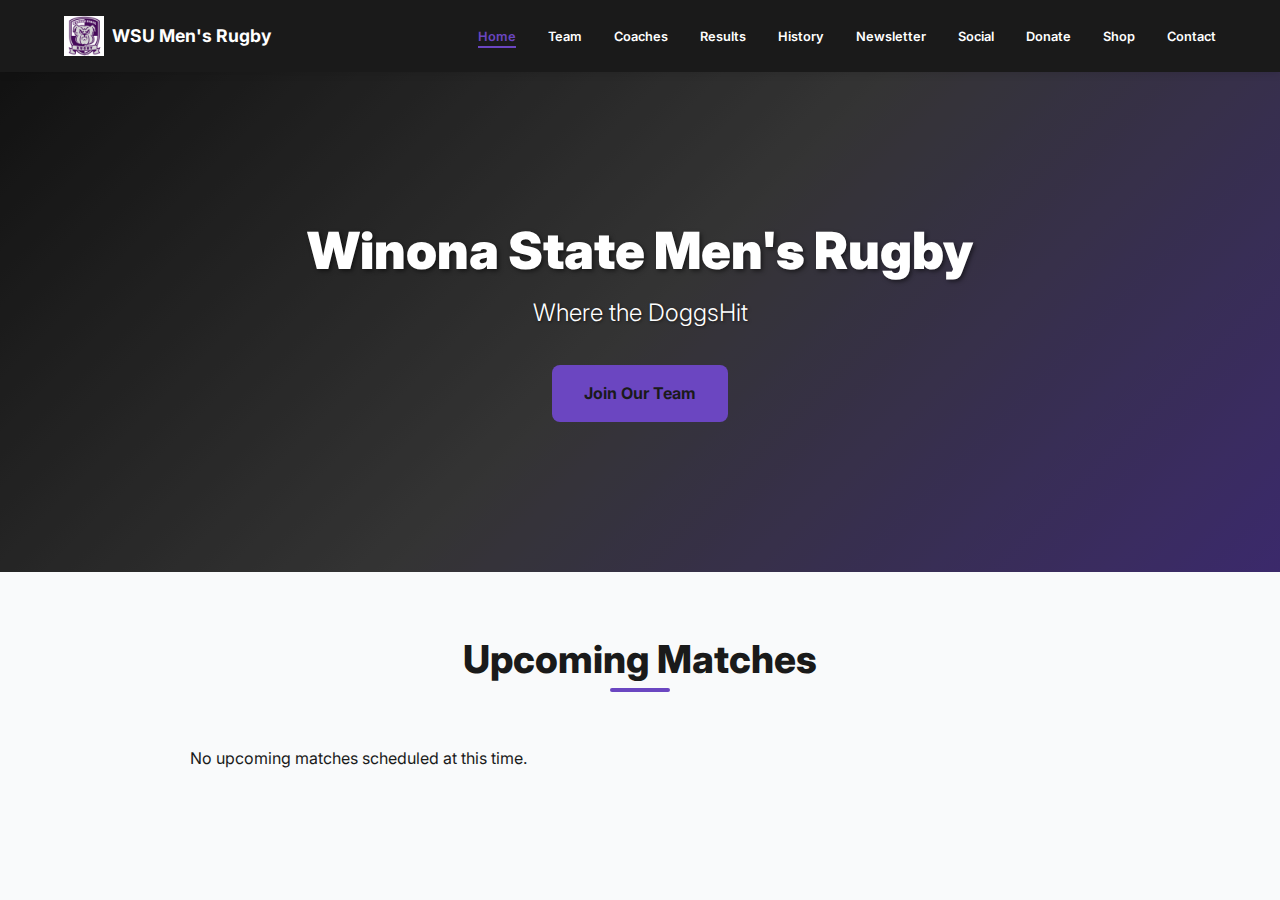
<file: index.html>
<!DOCTYPE html>
<html lang="en">
<head>
    <meta charset="UTF-8">
    <meta name="viewport" content="width=device-width, initial-scale=1.0">
    <title>Winona State Men's Rugby</title>
    <meta name="description" content="Official website of the Winona State University Men's Rugby team">
    <link rel="stylesheet" href="css/style.css">
    <link rel="icon" href="images/coat_of_arms_01.png" type="image/png">
    <link rel="preconnect" href="https://fonts.googleapis.com">
    <link rel="preconnect" href="https://fonts.gstatic.com" crossorigin>
    <link href="https://fonts.googleapis.com/css2?family=Inter:wght@300;400;600;700;900&display=swap" rel="stylesheet">
</head>
<body>
    <header>
        <nav class="main-nav">
            <div class="logo">
                <img src="images/coat_of_arms_01.png" alt="WSU Rugby Logo" class="logo-img">
                <h1>WSU Men's Rugby</h1>
            </div>
            <div class="nav-container">
                <button class="mobile-toggle" aria-label="Toggle navigation menu">
                    <span></span>
                    <span></span>
                    <span></span>
                </button>
                <ul class="nav-links">
                    <li><a href="index.html" class="active">Home</a></li>
                    <li><a href="team.html">Team</a></li>
                    <li><a href="coaches.html">Coaches</a></li>
                    <li><a href="results.html">Results</a></li>
                    <li><a href="history.html">History</a></li>
                    <li><a href="newsletter.html">Newsletter</a></li>
                    <li><a href="social.html">Social</a></li>
                    <li><a href="donate.html">Donate</a></li>
                    <li><a href="https://www.worldrugbyshop.com/collections/winona-state-university">Shop</a></li>
                    <li><a href="contact.html">Contact</a></li>
                </ul>
            </div>
        </nav>
    </header>

    <section class="hero">
        <div class="hero-overlay"></div>
        <div class="hero-content">
            <h2>Winona State Men's Rugby</h2>
            <p>Where the DoggsHit</p>
            <div class="hero-buttons">
                <a href="join.html" class="cta-button primary">Join Our Team</a>
            </div>
        </div>
    </section>


    <section class="upcoming-matches">
        <h2>Upcoming Matches</h2>
        <div class="matches-container">
            <div class="loading-message">
                <p>Loading upcoming matches...</p>
            </div>
        </div>
    </section>


    <script src="js/main.js"></script>
</body>
</html>
</file>
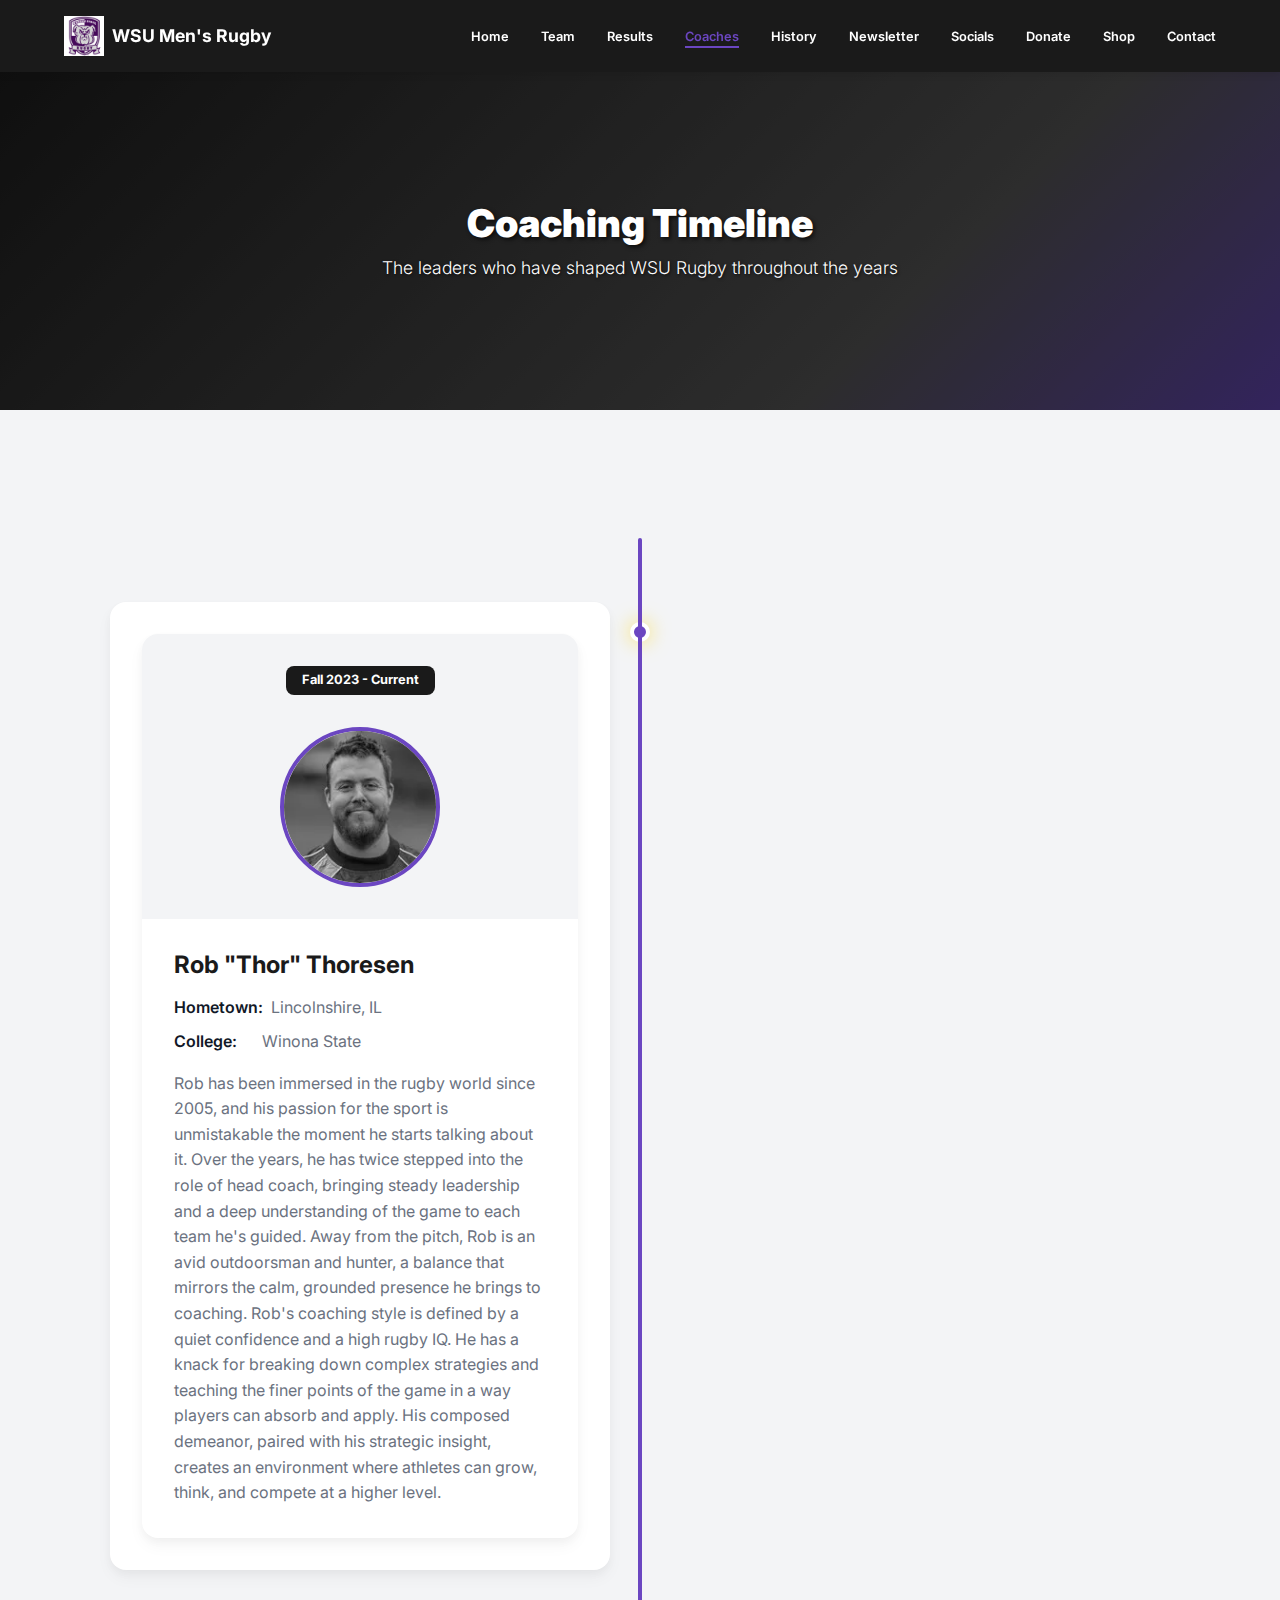
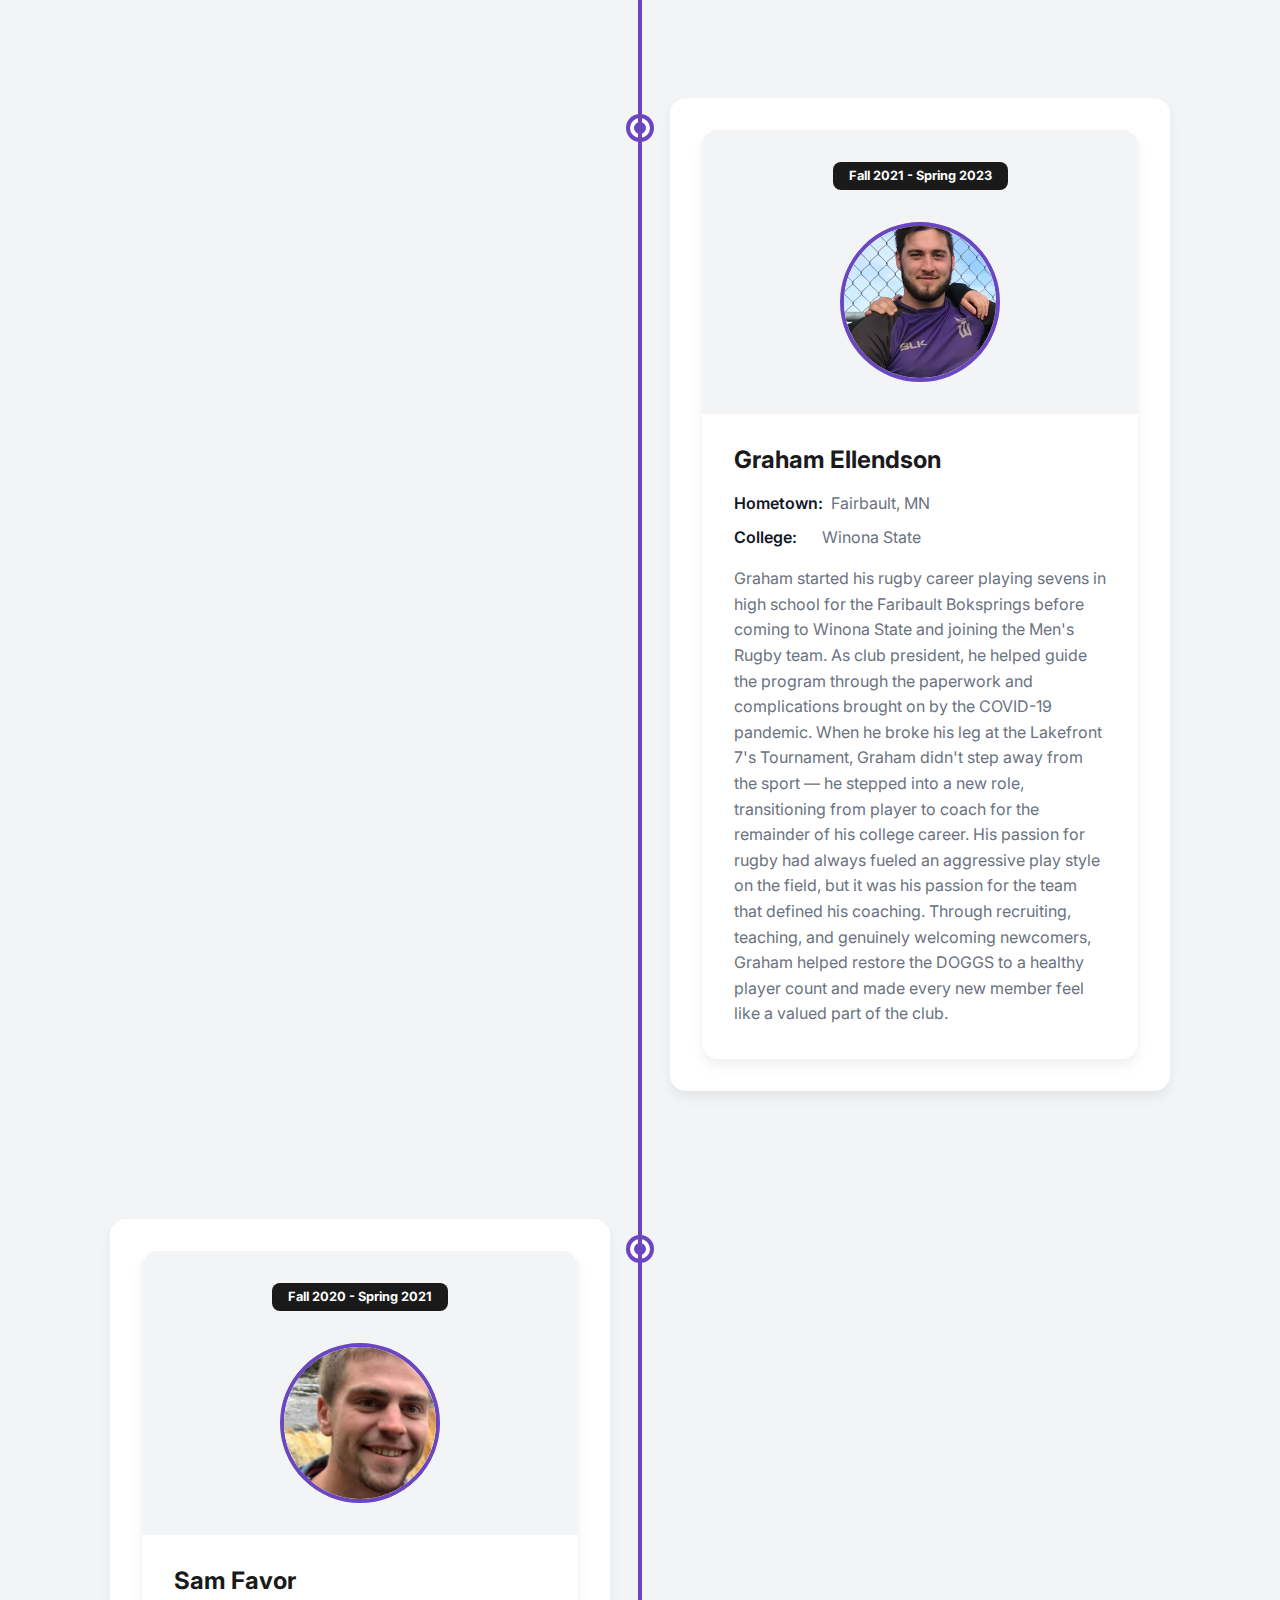
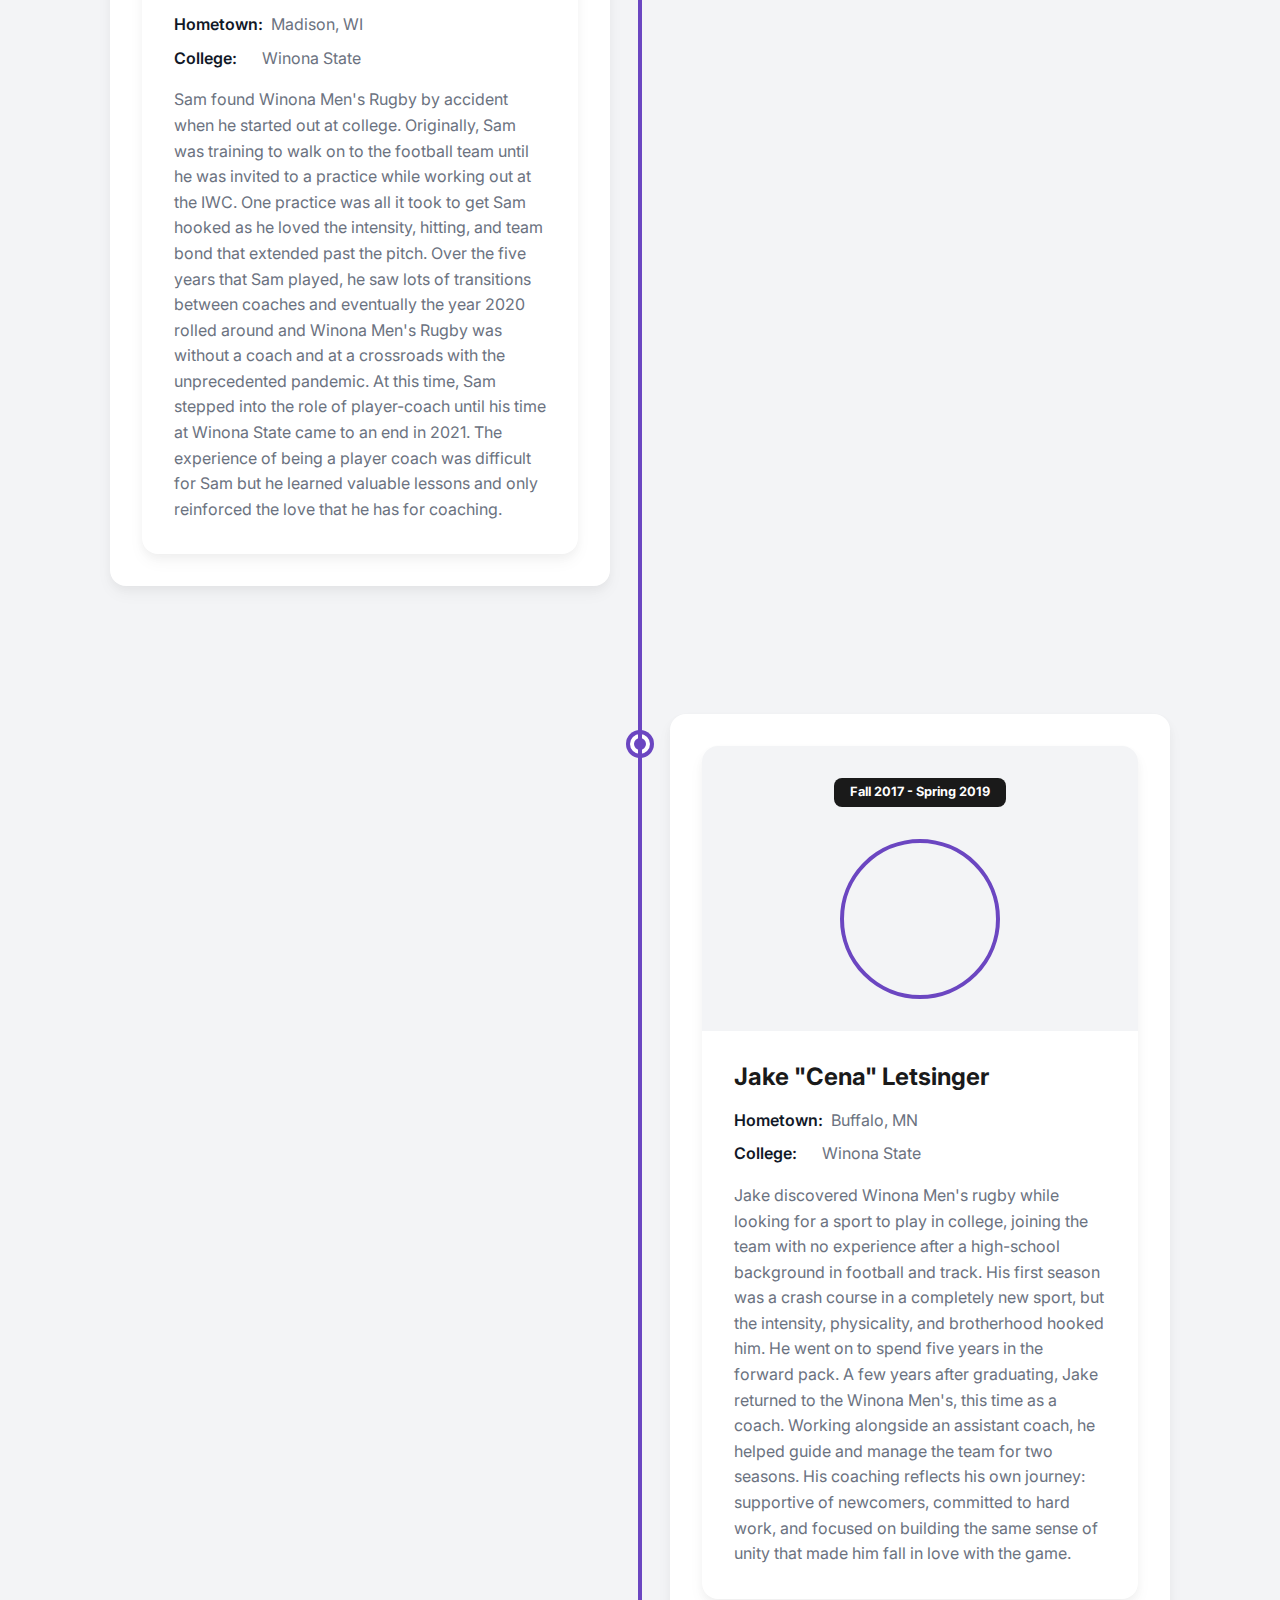
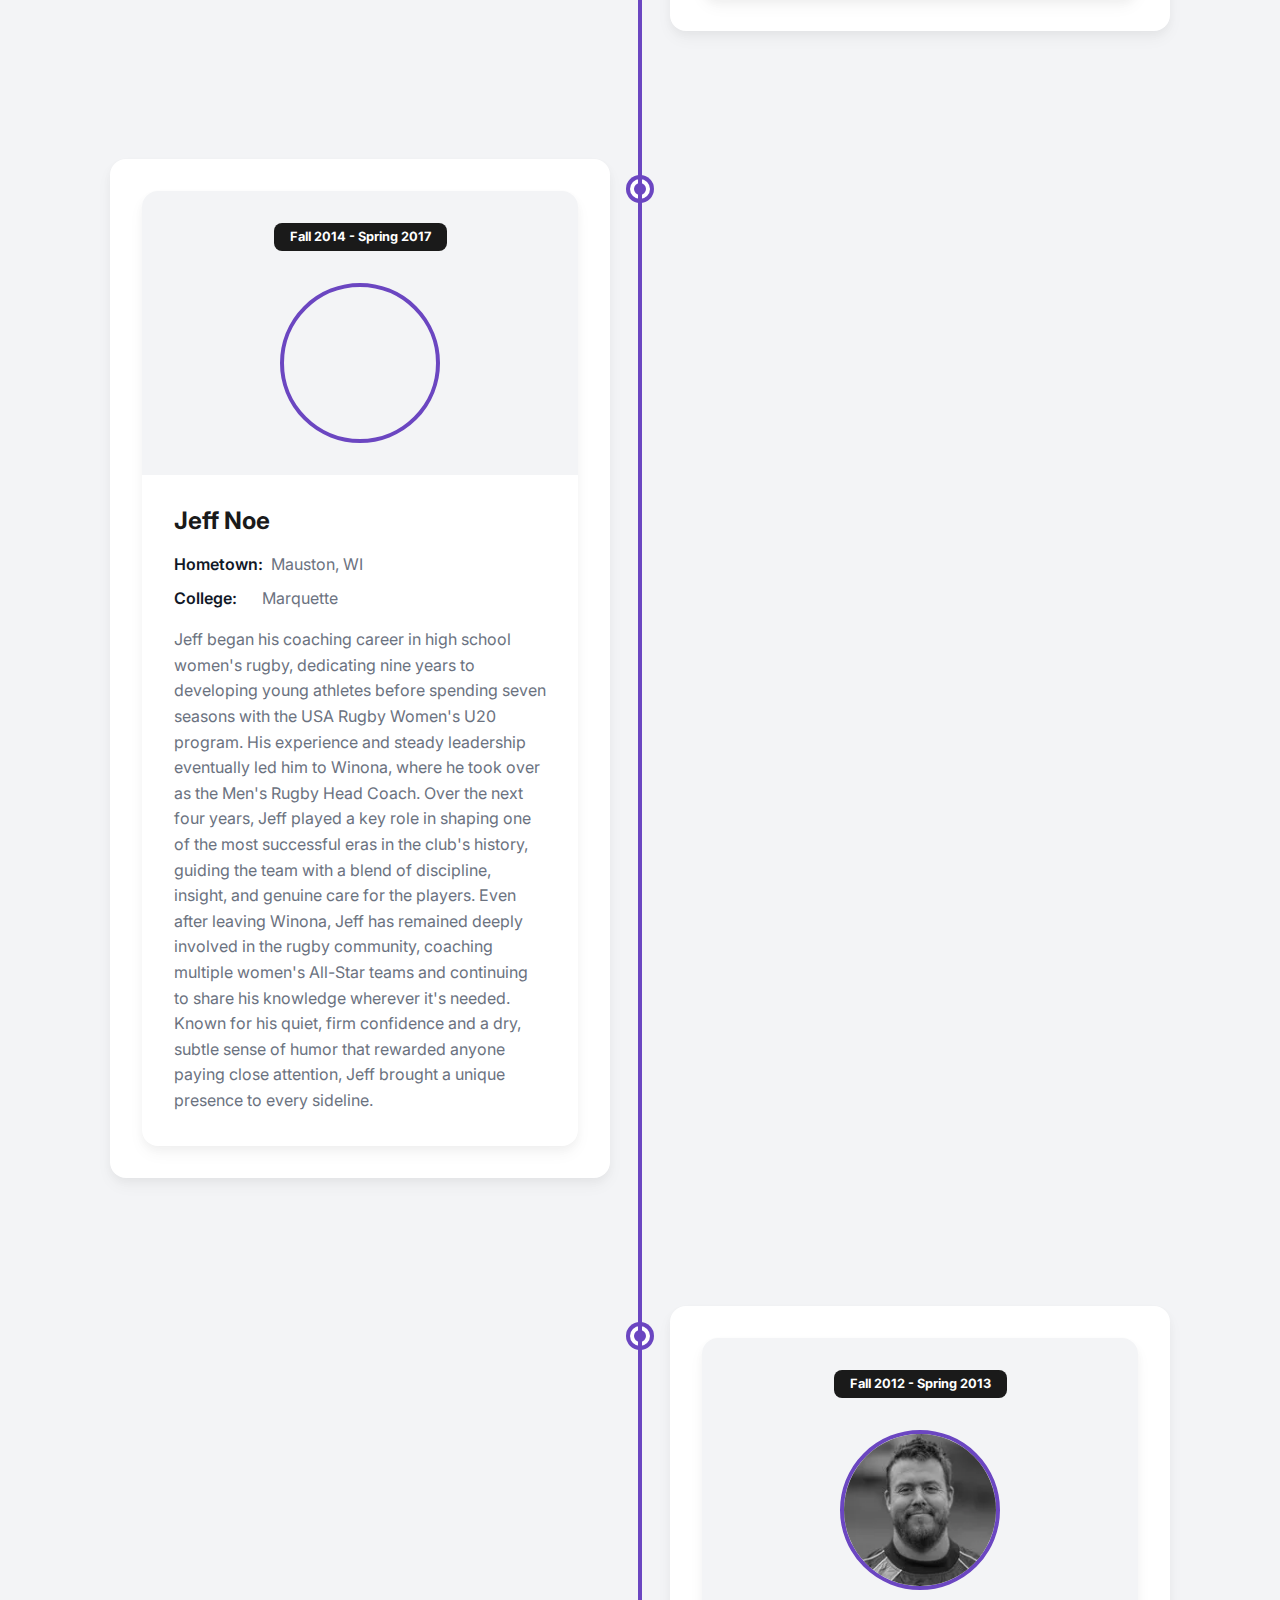
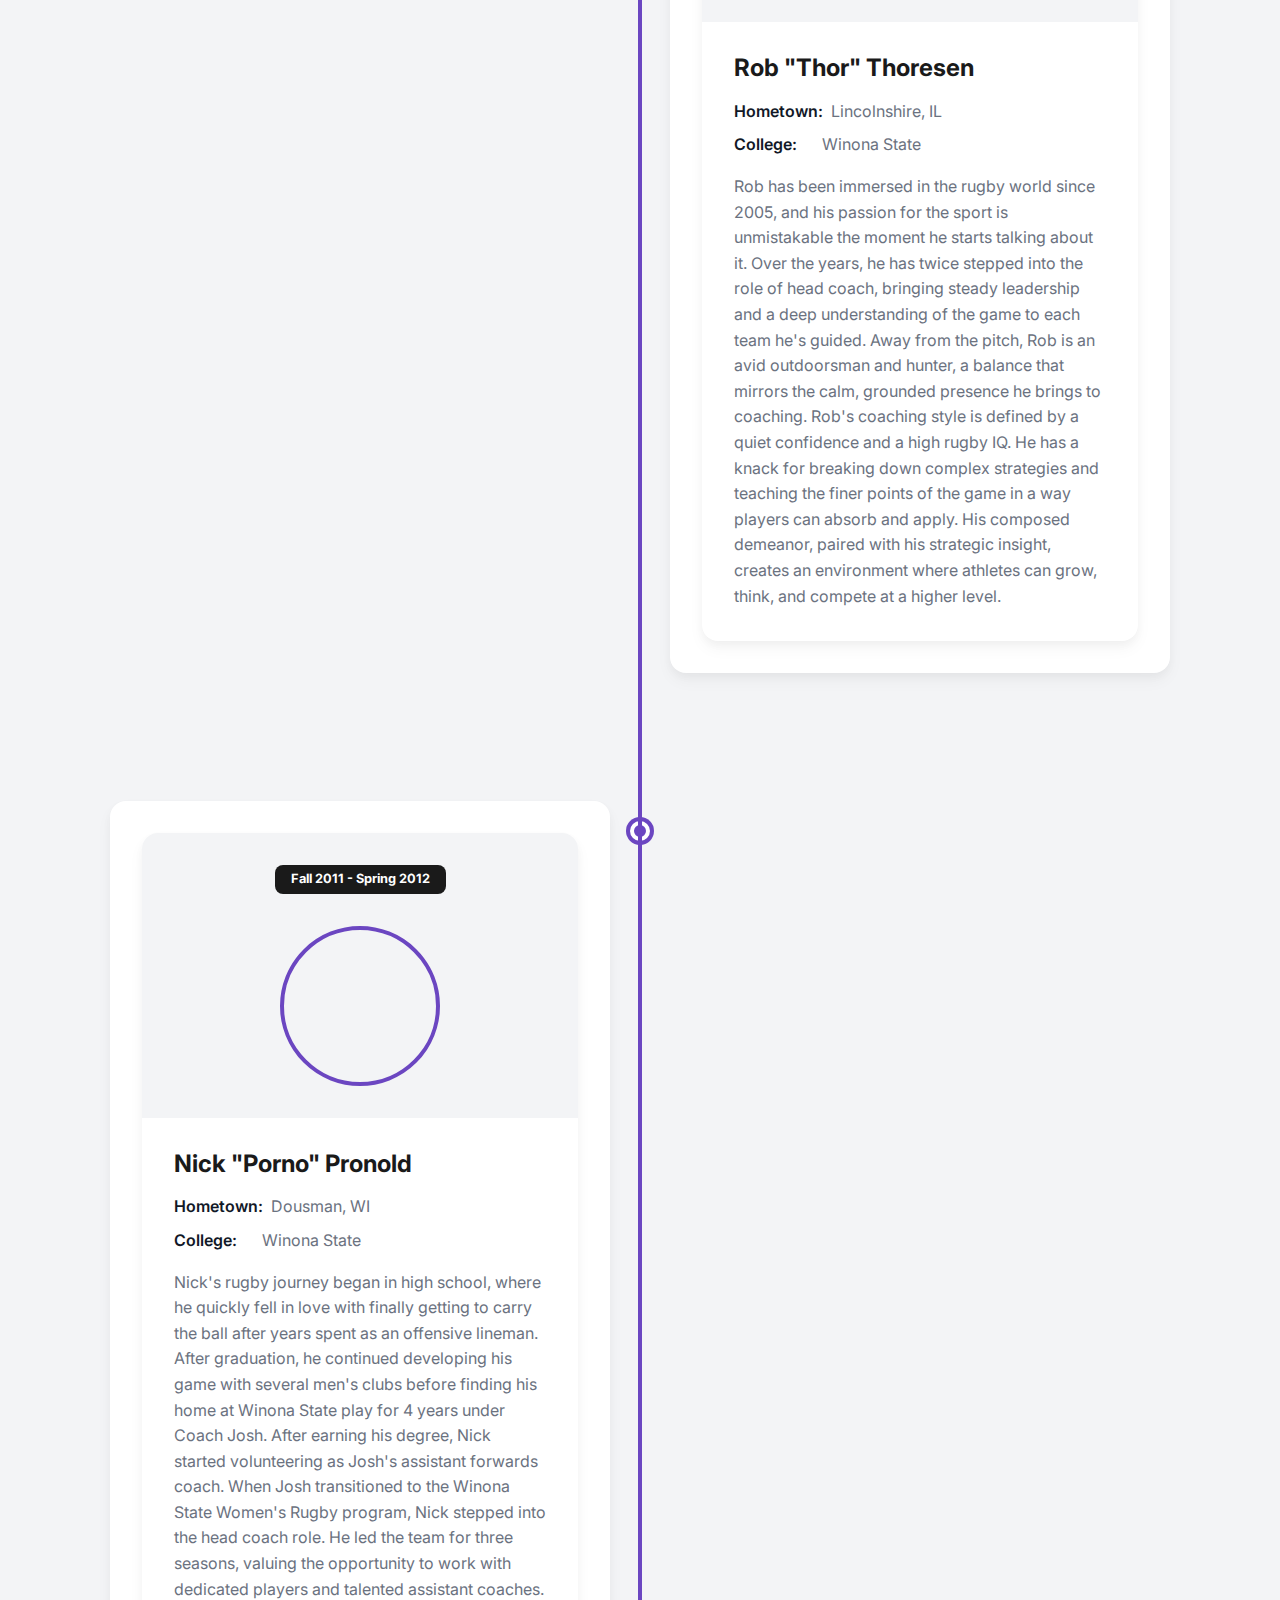
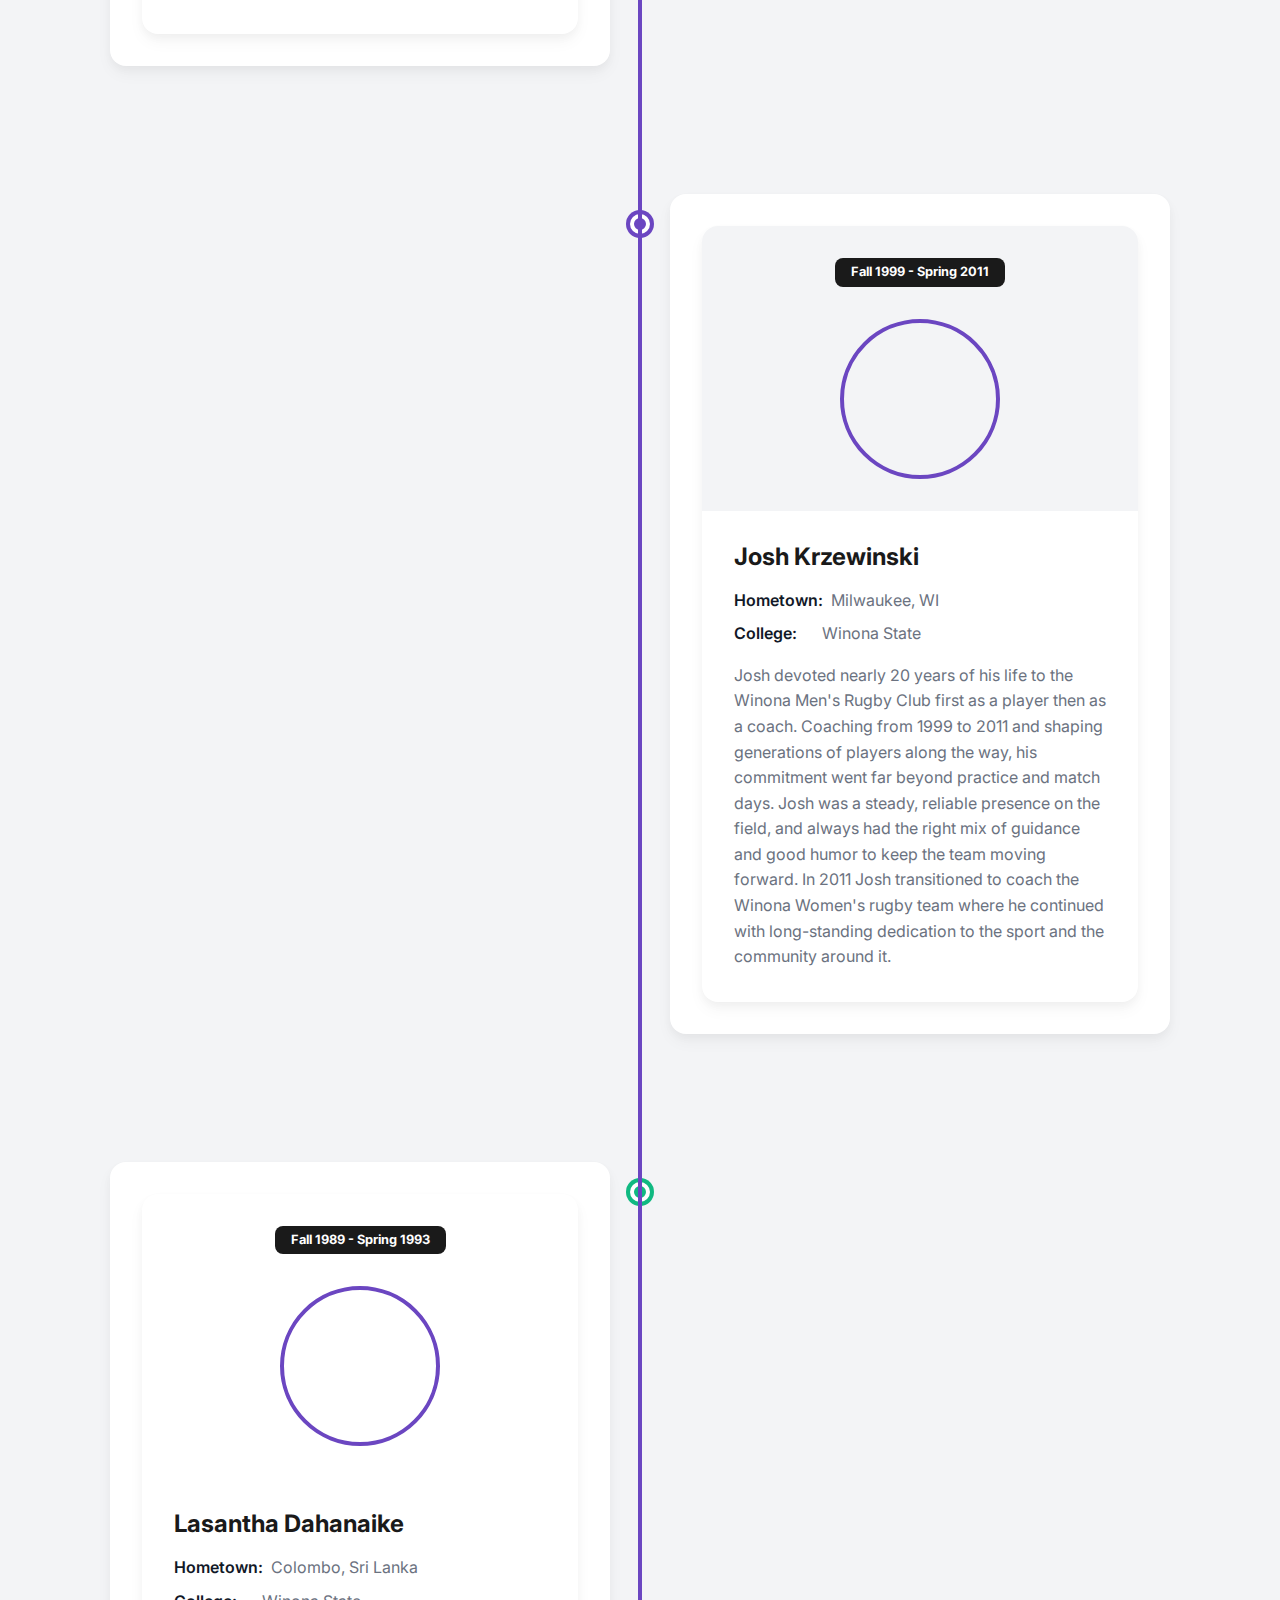
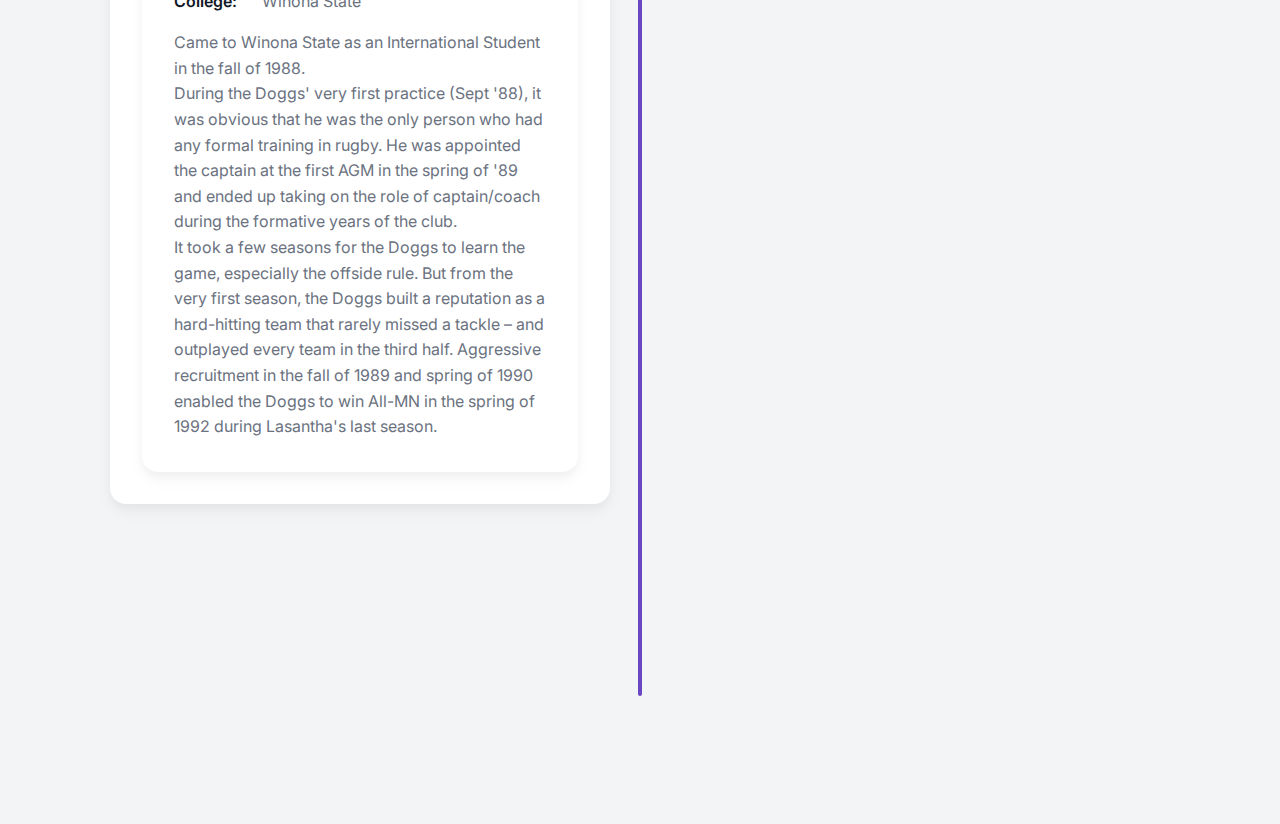
<file: coaches.html>
<!DOCTYPE html>
<html lang="en">
<head>
    <meta charset="UTF-8">
    <meta name="viewport" content="width=device-width, initial-scale=1.0">
    <title>Coaches - Winona State Men's Rugby</title>
    <meta name="description" content="Meet the coaches who have led the Winona State University Men's Rugby team throughout the years">
    <link rel="stylesheet" href="css/style.css">
    <link rel="icon" href="images/coat_of_arms_01.png" type="image/png">
    <link rel="preconnect" href="https://fonts.googleapis.com">
    <link rel="preconnect" href="https://fonts.gstatic.com" crossorigin>
    <link href="https://fonts.googleapis.com/css2?family=Inter:wght@300;400;600;700;900&display=swap" rel="stylesheet">
    <style>
        /* Override the default animation to make timeline visible immediately */
        .timeline-item {
            opacity: 1 !important;
            transform: translateY(0) !important;
            animation: none !important;
            animation-delay: 0s !important;
        }
        
        /* Override section reveal animation for coaches timeline */
        .coaches-timeline-section.reveal-section {
            opacity: 1 !important;
            transform: translateY(0) !important;
        }
        
        /* Ensure coaches timeline section is always visible */
        .coaches-timeline-section {
            opacity: 1 !important;
            transform: translateY(0) !important;
        }
        
        /* Keep the hover effects and other transitions */
        .timeline-content {
            transition: transform 0.3s ease, box-shadow 0.3s ease;
        }
        
        @keyframes fadeInSection {
            from {
                opacity: 0;
                transform: translateY(20px);
            }
            to {
                opacity: 1;
                transform: translateY(0);
            }
        }
        
        /* Keep the pulse animation for current coach marker */
        .timeline-item.current .timeline-marker {
            animation: pulse 2s infinite;
        }
        
        @keyframes pulse {
            0% {
                box-shadow: 0 0 20px rgba(255, 215, 0, 0.6);
            }
            50% {
                box-shadow: 0 0 30px rgba(255, 215, 0, 0.8);
            }
            100% {
                box-shadow: 0 0 20px rgba(255, 215, 0, 0.6);
            }
        }
        
    </style>
</head>
<body>
    <header>
        <nav class="main-nav">
            <div class="logo">
                <img src="images/coat_of_arms_01.png" alt="WSU Rugby Logo" class="logo-img">
                <h1>WSU Men's Rugby</h1>
            </div>
            <div class="nav-container">
                <button class="mobile-toggle" aria-label="Toggle navigation menu">
                    <span></span>
                    <span></span>
                    <span></span>
                </button>
                <ul class="nav-links">
                    <li><a href="index.html">Home</a></li>
                    <li><a href="team.html">Team</a></li>
                    <li><a href="results.html">Results</a></li>
                    <li><a href="coaches.html" class="active">Coaches</a></li>
                    <li><a href="history.html">History</a></li>
                    <li><a href="newsletter.html">Newsletter</a></li>
                    <li><a href="social.html">Socials</a></li>
                    <li><a href="donate.html">Donate</a></li>
                    <li><a href="https://www.worldrugbyshop.com/collections/winona-state-university">Shop</a></li>
                    <li><a href="contact.html">Contact</a></li>
                </ul>
            </div>
        </nav>
    </header>

    <section class="page-hero">
        <div class="hero-overlay"></div>
        <div class="hero-content">
            <h2>Coaching Timeline</h2>
            <p>The leaders who have shaped WSU Rugby throughout the years</p>
        </div>
    </section>

    <section class="coaches-timeline-section">
        <div class="container">
            <div class="timeline">
                
                <div class="timeline-item current">
                    <div class="timeline-marker"></div>
                    <div class="timeline-content">
                        <div class="coach-card">
                            <div class="coach-left">
                                <div class="timeline-period">Fall 2023 - Current</div>
                                <div class="coach-photo">
                                    <img src="images/coaches/Thor.webp" alt="Rob Thor Thoresen" loading="lazy">
                                </div>
                            </div>
                            <div class="coach-right">
                                <div class="coach-info">
                                    <h3>Rob "Thor" Thoresen</h3>
                                    <div class="coach-details">
                                        <div class="detail-item">
                                            <span class="label">Hometown:</span>
                                            <span class="value">Lincolnshire, IL</span>
                                        </div>
                                        <div class="detail-item">
                                            <span class="label">College:</span>
                                            <span class="value">Winona State</span>
                                        </div>
                                    </div>
                                    <p class="coach-description">Rob has been immersed in the rugby world since 2005, and his passion for the sport is unmistakable the moment he starts talking about it. Over the years, he has twice stepped into the role of head coach, bringing steady leadership and a deep understanding of the game to each team he's guided. Away from the pitch, Rob is an avid outdoorsman and hunter, a balance that mirrors the calm, grounded presence he brings to coaching. Rob's coaching style is defined by a quiet confidence and a high rugby IQ. He has a knack for breaking down complex strategies and teaching the finer points of the game in a way players can absorb and apply. His composed demeanor, paired with his strategic insight, creates an environment where athletes can grow, think, and compete at a higher level.</p>
                                </div>
                            </div>
                        </div>
                    </div>
                </div>

                <div class="timeline-item">
                    <div class="timeline-marker"></div>
                    <div class="timeline-content">
                        <div class="coach-card">
                            <div class="coach-left">
                                <div class="timeline-period">Fall 2021 - Spring 2023</div>
                                <div class="coach-photo">
                                    <img src="images/coaches/graham.png" alt="Graham Ellendson" loading="lazy">
                                </div>
                            </div>
                            <div class="coach-right">
                                <div class="coach-info">
                                    <h3>Graham Ellendson</h3>
                                    <div class="coach-details">
                                        <div class="detail-item">
                                            <span class="label">Hometown:</span>
                                            <span class="value">Fairbault, MN</span>
                                        </div>
                                        <div class="detail-item">
                                            <span class="label">College:</span>
                                            <span class="value">Winona State</span>
                                        </div>
                                    </div>
                                    <p class="coach-description">Graham started his rugby career playing sevens in high school for the Faribault Boksprings before coming to Winona State and joining the Men's Rugby team. As club president, he helped guide the program through the paperwork and complications brought on by the COVID-19 pandemic. When he broke his leg at the Lakefront 7's Tournament, Graham didn't step away from the sport — he stepped into a new role, transitioning from player to coach for the remainder of his college career. His passion for rugby had always fueled an aggressive play style on the field, but it was his passion for the team that defined his coaching. Through recruiting, teaching, and genuinely welcoming newcomers, Graham helped restore the DOGGS to a healthy player count and made every new member feel like a valued part of the club.</p>
                                </div>
                            </div>
                        </div>
                    </div>
                </div>

                <div class="timeline-item">
                    <div class="timeline-marker"></div>
                    <div class="timeline-content">
                        <div class="coach-card">
                            <div class="coach-left">
                                <div class="timeline-period">Fall 2020 - Spring 2021</div>
                                <div class="coach-photo">
                                    <img src="images/coaches/sam.png" alt="Sam Favor" loading="lazy">
                                </div>
                            </div>
                            <div class="coach-right">
                                <div class="coach-info">
                                    <h3>Sam Favor</h3>
                                    <div class="coach-details">
                                        <div class="detail-item">
                                            <span class="label">Hometown:</span>
                                            <span class="value">Madison, WI</span>
                                        </div>
                                        <div class="detail-item">
                                            <span class="label">College:</span>
                                            <span class="value">Winona State</span>
                                        </div>
                                    </div>
                                    <p class="coach-description">Sam found Winona Men's Rugby by accident when he started out at college. Originally, Sam was training to walk on to the football team until he was invited to a practice while working out at the IWC. One practice was all it took to get Sam hooked as he loved the intensity, hitting, and team bond that extended past the pitch. Over the five years that Sam played, he saw lots of transitions between coaches and eventually the year 2020 rolled around and Winona Men's Rugby was without a coach and at a crossroads with the unprecedented pandemic. At this time, Sam stepped into the role of player-coach until his time at Winona State came to an end in 2021. The experience of being a player coach was difficult for Sam but he learned valuable lessons and only reinforced the love that he has for coaching. </p>
                                </div>
                            </div>
                        </div>
                    </div>
                </div>

                <div class="timeline-item">
                    <div class="timeline-marker"></div>
                    <div class="timeline-content">
                        <div class="coach-card">
                            <div class="coach-left">
                                <div class="timeline-period">Fall 2017 - Spring 2019</div>
                                <div class="coach-photo">
                                    <img src="images/coaches/cena.png" alt="Jake Cena Letsinger" loading="lazy">
                                </div>
                            </div>
                            <div class="coach-right">
                                <div class="coach-info">
                                    <h3>Jake "Cena" Letsinger</h3>
                                    <div class="coach-details">
                                        <div class="detail-item">
                                            <span class="label">Hometown:</span>
                                            <span class="value">Buffalo, MN</span>
                                        </div>
                                        <div class="detail-item">
                                            <span class="label">College:</span>
                                            <span class="value">Winona State</span>
                                        </div>
                                    </div>
                                    <p class="coach-description">Jake discovered Winona Men's rugby while looking for a sport to play in college, joining the team with no experience after a high-school background in football and track. His first season was a crash course in a completely new sport, but the intensity, physicality, and brotherhood hooked him. He went on to spend five years in the forward pack. A few years after graduating, Jake returned to the Winona Men's, this time as a coach. Working alongside an assistant coach, he helped guide and manage the team for two seasons. His coaching reflects his own journey: supportive of newcomers, committed to hard work, and focused on building the same sense of unity that made him fall in love with the game.</p>
                                </div>
                            </div>
                        </div>
                    </div>
                </div>

                <div class="timeline-item">
                    <div class="timeline-marker"></div>
                    <div class="timeline-content">
                        <div class="coach-card">
                            <div class="coach-left">
                                <div class="timeline-period">Fall 2014 - Spring 2017</div>
                                <div class="coach-photo">
                                    <img src="images/coaches/noe.png" alt="Jeff Noe" loading="lazy">
                                </div>
                            </div>
                            <div class="coach-right">
                                <div class="coach-info">
                                    <h3>Jeff Noe</h3>
                                    <div class="coach-details">
                                        <div class="detail-item">
                                            <span class="label">Hometown:</span>
                                            <span class="value">Mauston, WI</span>
                                        </div>
                                        <div class="detail-item">
                                            <span class="label">College:</span>
                                            <span class="value">Marquette</span>
                                        </div>
                                    </div>
                                    <p class="coach-description">Jeff began his coaching career in high school women's rugby, dedicating nine years to developing young athletes before spending seven seasons with the USA Rugby Women's U20 program. His experience and steady leadership eventually led him to Winona, where he took over as the Men's Rugby Head Coach. Over the next four years, Jeff played a key role in shaping one of the most successful eras in the club's history, guiding the team with a blend of discipline, insight, and genuine care for the players. Even after leaving Winona, Jeff has remained deeply involved in the rugby community, coaching multiple women's All-Star teams and continuing to share his knowledge wherever it's needed. Known for his quiet, firm confidence and a dry, subtle sense of humor that rewarded anyone paying close attention, Jeff brought a unique presence to every sideline.</p>
                                </div>
                            </div>
                        </div>
                    </div>
                </div>

                <div class="timeline-item">
                    <div class="timeline-marker"></div>
                    <div class="timeline-content">
                        <div class="coach-card">
                            <div class="coach-left">
                                <div class="timeline-period">Fall 2012 - Spring 2013</div>
                                <div class="coach-photo">
                                    <img src="images/coaches/Thor.webp" alt="Rob Thor Thoresen 2012" loading="lazy">
                                </div>
                            </div>
                            <div class="coach-right">
                                <div class="coach-info">
                                    <h3>Rob "Thor" Thoresen</h3>
                                    <div class="coach-details">
                                        <div class="detail-item">
                                            <span class="label">Hometown:</span>
                                            <span class="value">Lincolnshire, IL</span>
                                        </div>
                                        <div class="detail-item">
                                            <span class="label">College:</span>
                                            <span class="value">Winona State</span>
                                        </div>
                                    </div>
                                    <p class="coach-description">Rob has been immersed in the rugby world since 2005, and his passion for the sport is unmistakable the moment he starts talking about it. Over the years, he has twice stepped into the role of head coach, bringing steady leadership and a deep understanding of the game to each team he's guided. Away from the pitch, Rob is an avid outdoorsman and hunter, a balance that mirrors the calm, grounded presence he brings to coaching. Rob's coaching style is defined by a quiet confidence and a high rugby IQ. He has a knack for breaking down complex strategies and teaching the finer points of the game in a way players can absorb and apply. His composed demeanor, paired with his strategic insight, creates an environment where athletes can grow, think, and compete at a higher level.</p>
                                </div>
                            </div>
                        </div>
                    </div>
                </div>

                <div class="timeline-item">
                    <div class="timeline-marker"></div>
                    <div class="timeline-content">
                        <div class="coach-card">
                            <div class="coach-left">
                                <div class="timeline-period">Fall 2011 - Spring 2012</div>
                                <div class="coach-photo">
                                    <img src="images/coaches/porno.jpg" alt="Nick Porno Pronold" loading="lazy">
                                </div>
                            </div>
                            <div class="coach-right">
                                <div class="coach-info">
                                    <h3>Nick "Porno" Pronold</h3>
                                    <div class="coach-details">
                                        <div class="detail-item">
                                            <span class="label">Hometown:</span>
                                            <span class="value">Dousman, WI</span>
                                        </div>
                                        <div class="detail-item">
                                            <span class="label">College:</span>
                                            <span class="value">Winona State</span>
                                        </div>
                                    </div>
                                    <p class="coach-description">Nick's rugby journey began in high school, where he quickly fell in love with finally getting to carry the ball after years spent as an offensive lineman. After graduation, he continued developing his game with several men's clubs before finding his home at Winona State play for 4 years under Coach Josh. After earning his degree, Nick started volunteering as Josh's assistant forwards coach. When Josh transitioned to the Winona State Women's Rugby program, Nick stepped into the head coach role. He led the team for three seasons, valuing the opportunity to work with dedicated players and talented assistant coaches.</p>
                                </div>
                            </div>
                        </div>
                    </div>
                </div>

                <div class="timeline-item">
                    <div class="timeline-marker"></div>
                    <div class="timeline-content">
                        <div class="coach-card">
                            <div class="coach-left">
                                <div class="timeline-period">Fall 1999 - Spring 2011</div>
                                <div class="coach-photo">
                                    <img src="images/coaches/josh.jpg" alt="Josh Krzewinski" loading="lazy">
                                </div>
                            </div>
                            <div class="coach-right">
                                <div class="coach-info">
                                    <h3>Josh Krzewinski</h3>
                                    <div class="coach-details">
                                        <div class="detail-item">
                                            <span class="label">Hometown:</span>
                                            <span class="value">Milwaukee, WI</span>
                                        </div>
                                        <div class="detail-item">
                                            <span class="label">College:</span>
                                            <span class="value">Winona State</span>
                                        </div>
                                    </div>
                                    <p class="coach-description">Josh devoted nearly 20 years of his life to the Winona Men's Rugby Club first as a player then as a coach. Coaching from 1999 to 2011 and shaping generations of players along the way, his commitment went far beyond practice and match days. Josh was a steady, reliable presence on the field, and always had the right mix of guidance and good humor to keep the team moving forward. In 2011 Josh transitioned to coach the Winona Women's rugby team where he continued with long-standing dedication to the sport and the community around it.</p>
                                </div>
                            </div>
                        </div>
                    </div>
                </div>

                <div class="timeline-item founding">
                    <div class="timeline-marker"></div>
                    <div class="timeline-content">
                        <div class="coach-card">
                            <div class="coach-left">
                                <div class="timeline-period">Fall 1989 - Spring 1993</div>
                                <div class="coach-photo">
                                    <img src="images/coaches/Lasantha.png" alt="Lasantha Dahanaike" loading="lazy">
                                </div>
                            </div>
                            <div class="coach-right">
                                <div class="coach-info">
                                    <h3>Lasantha Dahanaike</h3>
                                    <div class="coach-details">
                                        <div class="detail-item">
                                            <span class="label">Hometown:</span>
                                            <span class="value">Colombo, Sri Lanka</span>
                                        </div>
                                        <div class="detail-item">
                                            <span class="label">College:</span>
                                            <span class="value">Winona State</span>
                                        </div>
                                    </div>
                                    <p class="coach-description">Came to Winona State as an International Student in the fall of 1988.</p>
                                    <p class="coach-description">During the Doggs' very first practice (Sept '88), it was obvious that he was the only person who had any formal training in rugby. He was appointed the captain at the first AGM in the spring of '89 and ended up taking on the role of captain/coach during the formative years of the club.</p>
                                    <p class="coach-description">It took a few seasons for the Doggs to learn the game, especially the offside rule. But from the very first season, the Doggs built a reputation as a hard-hitting team that rarely missed a tackle – and outplayed every team in the third half. Aggressive recruitment in the fall of 1989 and spring of 1990 enabled the Doggs to win All-MN in the spring of 1992 during Lasantha's last season.</p>
                                </div>
                            </div>
                        </div>
                    </div>
                </div>

            </div>
        </div>
    </section>


    <script src="js/main.js"></script>
</body>
</html>
</file>
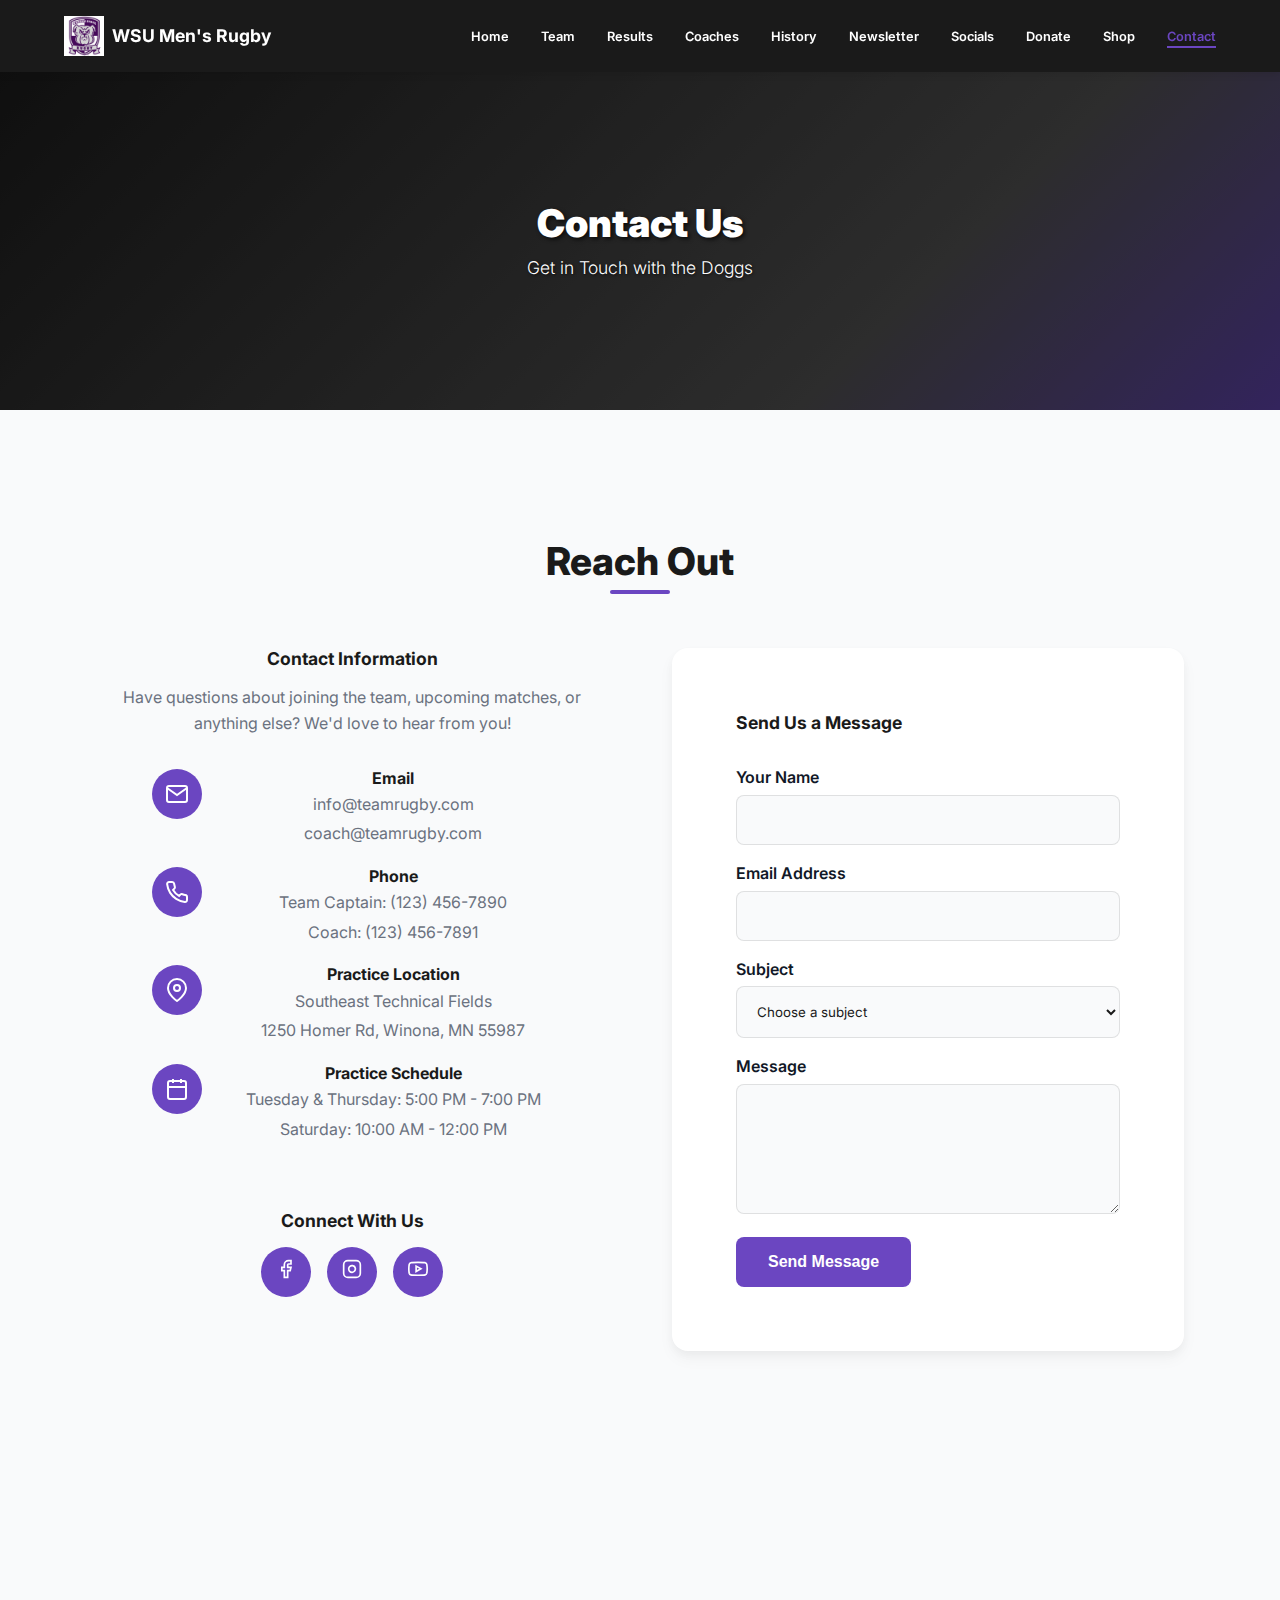
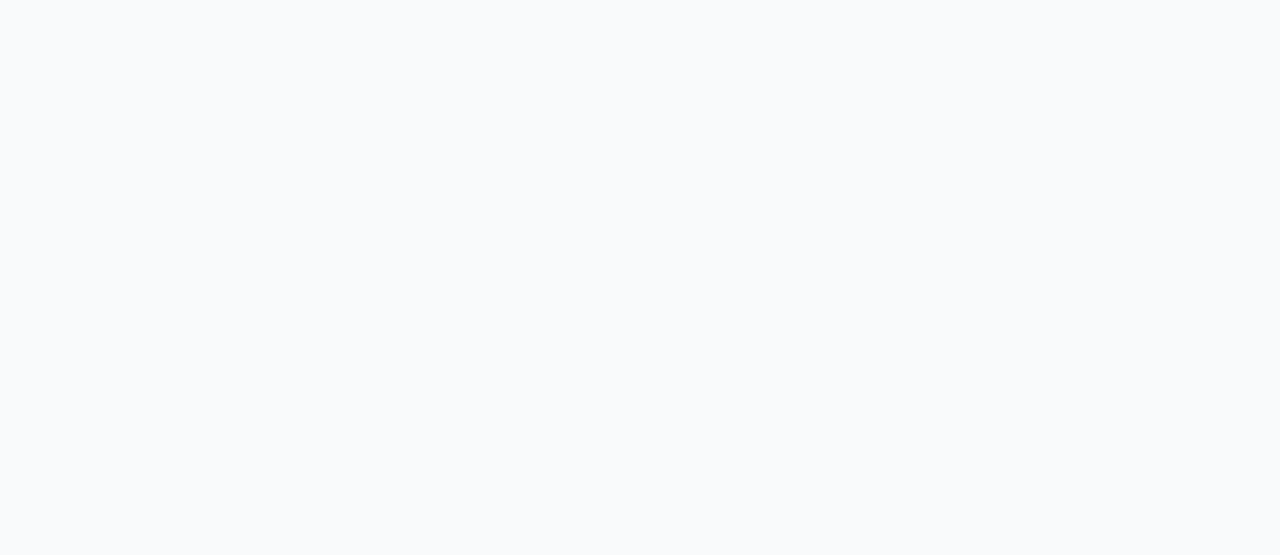
<file: contact.html>
<!DOCTYPE html>
<html lang="en">
<head>
    <meta charset="UTF-8">
    <meta name="viewport" content="width=device-width, initial-scale=1.0">
    <title>Contact Us | Winona State Men's Rugby</title>
    <meta name="description" content="Get in touch with the Winona State University Men's Rugby team">
    <link rel="stylesheet" href="css/style.css">
    <link rel="icon" href="images/coat_of_arms_01.png" type="image/png">
    <link rel="preconnect" href="https://fonts.googleapis.com">
    <link rel="preconnect" href="https://fonts.gstatic.com" crossorigin>
    <link href="https://fonts.googleapis.com/css2?family=Inter:wght@300;400;600;700;900&display=swap" rel="stylesheet">
</head>
<body>
    <header>
        <nav class="main-nav">
            <div class="logo">
                <img src="images/coat_of_arms_01.png" alt="WSU Rugby Logo" class="logo-img">
                <h1>WSU Men's Rugby</h1>
            </div>
            <div class="nav-container">
                <button class="mobile-toggle" aria-label="Toggle navigation menu">
                    <span></span>
                    <span></span>
                    <span></span>
                </button>
                <ul class="nav-links">
                    <li><a href="index.html">Home</a></li>
                    <li><a href="team.html">Team</a></li>
                    <li><a href="results.html">Results</a></li>
                    <li><a href="coaches.html">Coaches</a></li>
                    <li><a href="history.html">History</a></li>
                    <li><a href="newsletter.html">Newsletter</a></li>
                    <li><a href="social.html">Socials</a></li>
                    <li><a href="donate.html">Donate</a></li>
                    <li><a href="https://www.worldrugbyshop.com/collections/winona-state-university">Shop</a></li>
                    <li><a href="contact.html" class="active">Contact</a></li>
                </ul>
            </div>
            <!-- Dark mode toggle removed -->
        </nav>
    </header>

    <section class="page-hero">
        <div class="hero-overlay"></div>
        <div class="hero-content">
            <h2>Contact Us</h2>
            <p>Get in Touch with the Doggs</p>
        </div>
    </section>

    <section class="contact-section">
        <div class="container">
            <h2>Reach Out</h2>
            <div class="contact-grid">
                <div class="contact-info">
                    <h3>Contact Information</h3>
                    <p>Have questions about joining the team, upcoming matches, or anything else? We'd love to hear from you!</p>
                    
                    <div class="contact-details">
                        <div class="contact-item">
                            <div class="contact-icon">
                                <svg xmlns="http://www.w3.org/2000/svg" viewBox="0 0 24 24" fill="none" stroke="currentColor" stroke-width="2">
                                    <path d="M4 4h16c1.1 0 2 .9 2 2v12c0 1.1-.9 2-2 2H4c-1.1 0-2-.9-2-2V6c0-1.1.9-2 2-2z"></path>
                                    <polyline points="22,6 12,13 2,6"></polyline>
                                </svg>
                            </div>
                            <div class="contact-text">
                                <h4>Email</h4>
                                <p>info@teamrugby.com</p>
                                <p>coach@teamrugby.com</p>
                            </div>
                        </div>
                        
                        <div class="contact-item">
                            <div class="contact-icon">
                                <svg xmlns="http://www.w3.org/2000/svg" viewBox="0 0 24 24" fill="none" stroke="currentColor" stroke-width="2">
                                    <path d="M22 16.92v3a2 2 0 0 1-2.18 2 19.79 19.79 0 0 1-8.63-3.07 19.5 19.5 0 0 1-6-6 19.79 19.79 0 0 1-3.07-8.67A2 2 0 0 1 4.11 2h3a2 2 0 0 1 2 1.72 12.84 12.84 0 0 0 .7 2.81 2 2 0 0 1-.45 2.11L8.09 9.91a16 16 0 0 0 6 6l1.27-1.27a2 2 0 0 1 2.11-.45 12.84 12.84 0 0 0 2.81.7A2 2 0 0 1 22 16.92z"></path>
                                </svg>
                            </div>
                            <div class="contact-text">
                                <h4>Phone</h4>
                                <p>Team Captain: (123) 456-7890</p>
                                <p>Coach: (123) 456-7891</p>
                            </div>
                        </div>
                        
                        <div class="contact-item">
                            <div class="contact-icon">
                                <svg xmlns="http://www.w3.org/2000/svg" viewBox="0 0 24 24" fill="none" stroke="currentColor" stroke-width="2">
                                    <path d="M21 10c0 7-9 13-9 13s-9-6-9-13a9 9 0 0118 0z"></path>
                                    <circle cx="12" cy="10" r="3"></circle>
                                </svg>
                            </div>
                            <div class="contact-text">
                                <h4>Practice Location</h4>
                                <p>Southeast Technical Fields</p>
                                <p>1250 Homer Rd, Winona, MN 55987</p>
                            </div>
                        </div>
                        
                        <div class="contact-item">
                            <div class="contact-icon">
                                <svg xmlns="http://www.w3.org/2000/svg" viewBox="0 0 24 24" fill="none" stroke="currentColor" stroke-width="2">
                                    <rect x="3" y="4" width="18" height="18" rx="2" ry="2"></rect>
                                    <line x1="16" y1="2" x2="16" y2="6"></line>
                                    <line x1="8" y1="2" x2="8" y2="6"></line>
                                    <line x1="3" y1="10" x2="21" y2="10"></line>
                                </svg>
                            </div>
                            <div class="contact-text">
                                <h4>Practice Schedule</h4>
                                <p>Tuesday & Thursday: 5:00 PM - 7:00 PM</p>
                                <p>Saturday: 10:00 AM - 12:00 PM</p>
                            </div>
                        </div>
                    </div>
                    
                    <div class="social-connect">
                        <h3>Connect With Us</h3>
                        <div class="social-links">
                            <a href="https://www.facebook.com/profile.php?id=100057694658153" class="social-icon" aria-label="Facebook">
                                <svg xmlns="http://www.w3.org/2000/svg" viewBox="0 0 24 24" fill="none" stroke="currentColor" stroke-width="2">
                                    <path d="M18 2h-3a5 5 0 0 0-5 5v3H7v4h3v8h4v-8h3l1-4h-4V7a1 1 0 0 1 1-1h3z"></path>
                                </svg>
                            </a>
                            <a href="https://www.instagram.com/winonastatemensrugby" class="social-icon" aria-label="Instagram">
                                <svg xmlns="http://www.w3.org/2000/svg" viewBox="0 0 24 24" fill="none" stroke="currentColor" stroke-width="2">
                                    <rect x="2" y="2" width="20" height="20" rx="5" ry="5"></rect>
                                    <path d="M16 11.37A4 4 0 1 1 12.63 8 4 4 0 0 1 16 11.37z"></path>
                                    <line x1="17.5" y1="6.5" x2="17.51" y2="6.5"></line>
                                </svg>
                            </a>
                            <a href="https://www.youtube.com/user/WSUMensRugby" class="social-icon" aria-label="YouTube">
                                <svg xmlns="http://www.w3.org/2000/svg" viewBox="0 0 24 24" fill="none" stroke="currentColor" stroke-width="2">
                                    <path d="M22.54 6.42a2.78 2.78 0 0 0-1.94-2C18.88 4 12 4 12 4s-6.88 0-8.6.46a2.78 2.78 0 0 0-1.94 2A29 29 0 0 0 1 11.75a29 29 0 0 0 .46 5.33A2.78 2.78 0 0 0 3.4 19c1.72.46 8.6.46 8.6.46s6.88 0 8.6-.46a2.78 2.78 0 0 0 1.94-2 29 29 0 0 0 .46-5.25 29 29 0 0 0-.46-5.33z"></path>
                                    <polygon points="9.75 15.02 15.5 11.75 9.75 8.48 9.75 15.02"></polygon>
                                </svg>
                            </a>
                        </div>
                    </div>
                </div>
                
                <div class="contact-form-container">
                    <h3>Send Us a Message</h3>
                    <form id="contact-form" action="#" method="POST">
                        <div class="form-group">
                            <label for="name">Your Name</label>
                            <input type="text" id="name" name="name" required>
                        </div>
                        
                        <div class="form-group">
                            <label for="email">Email Address</label>
                            <input type="email" id="email" name="email" required>
                        </div>
                        
                        <div class="form-group">
                            <label for="subject">Subject</label>
                            <select id="subject" name="subject" required>
                                <option value="" disabled selected>Choose a subject</option>
                                <option value="joining">Joining the Team</option>
                                <option value="schedule">Match Schedule</option>
                                <option value="sponsorship">Sponsorship Inquiry</option>
                                <option value="alumni">Alumni Connection</option>
                                <option value="other">Other</option>
                            </select>
                        </div>
                        
                        <div class="form-group">
                            <label for="message">Message</label>
                            <textarea id="message" name="message" rows="6" required></textarea>
                        </div>
                        
                        <button type="submit" class="submit-button">Send Message</button>
                    </form>
                </div>
            </div>
        </div>
    </section>
    
    <section class="map-section">
        <div class="container">
            <h2>Find Us</h2>
            <div class="map-container">
                <iframe 
                    src="https://maps.google.com/maps?q=1250+Homer+Rd,+Winona,+MN+55987&t=&z=15&ie=UTF8&iwloc=&output=embed"
                    width="100%" 
                    height="400" 
                    style="border:0;" 
                    allowfullscreen="" 
                    loading="lazy" 
                    referrerpolicy="no-referrer-when-downgrade"
                    title="Southeast Technical Fields Location">
                </iframe>
            </div>
        </div>
    </section>


    <script src="js/main.js"></script>
</body>
</html>
</file>
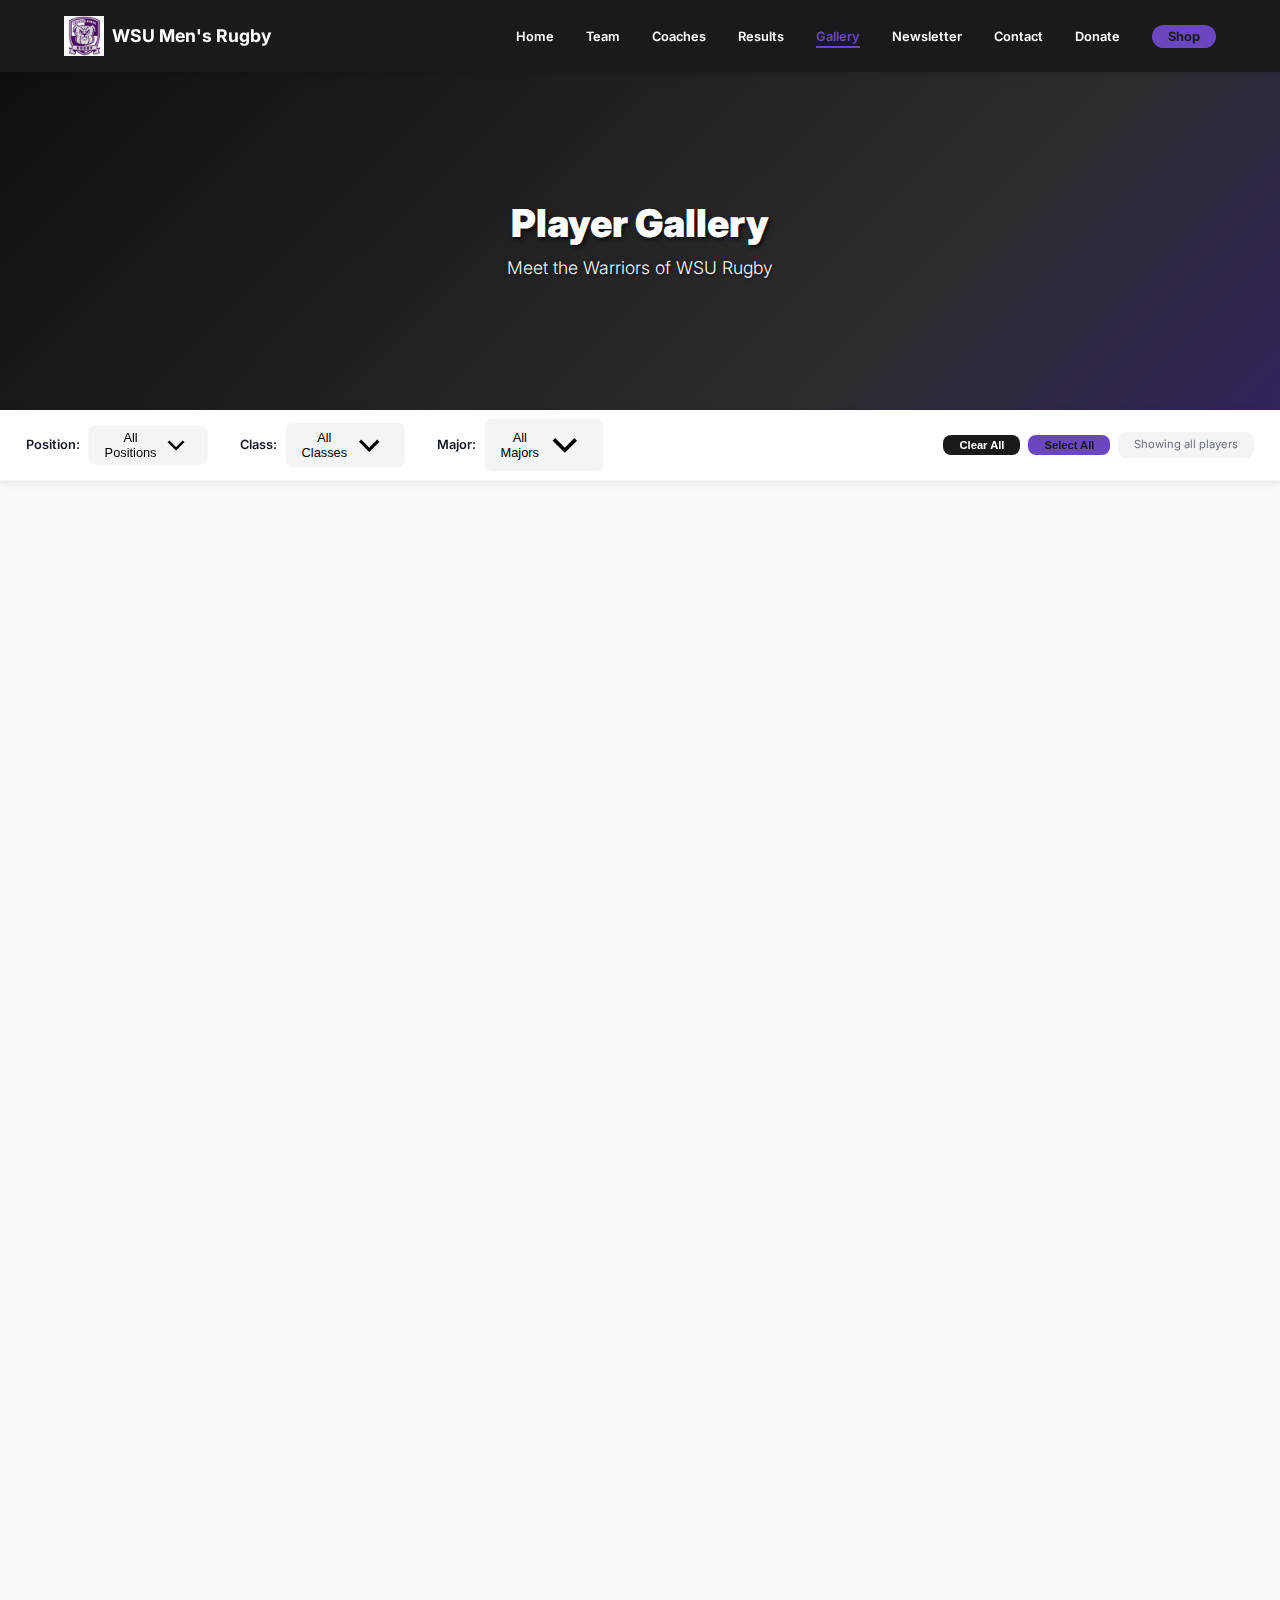
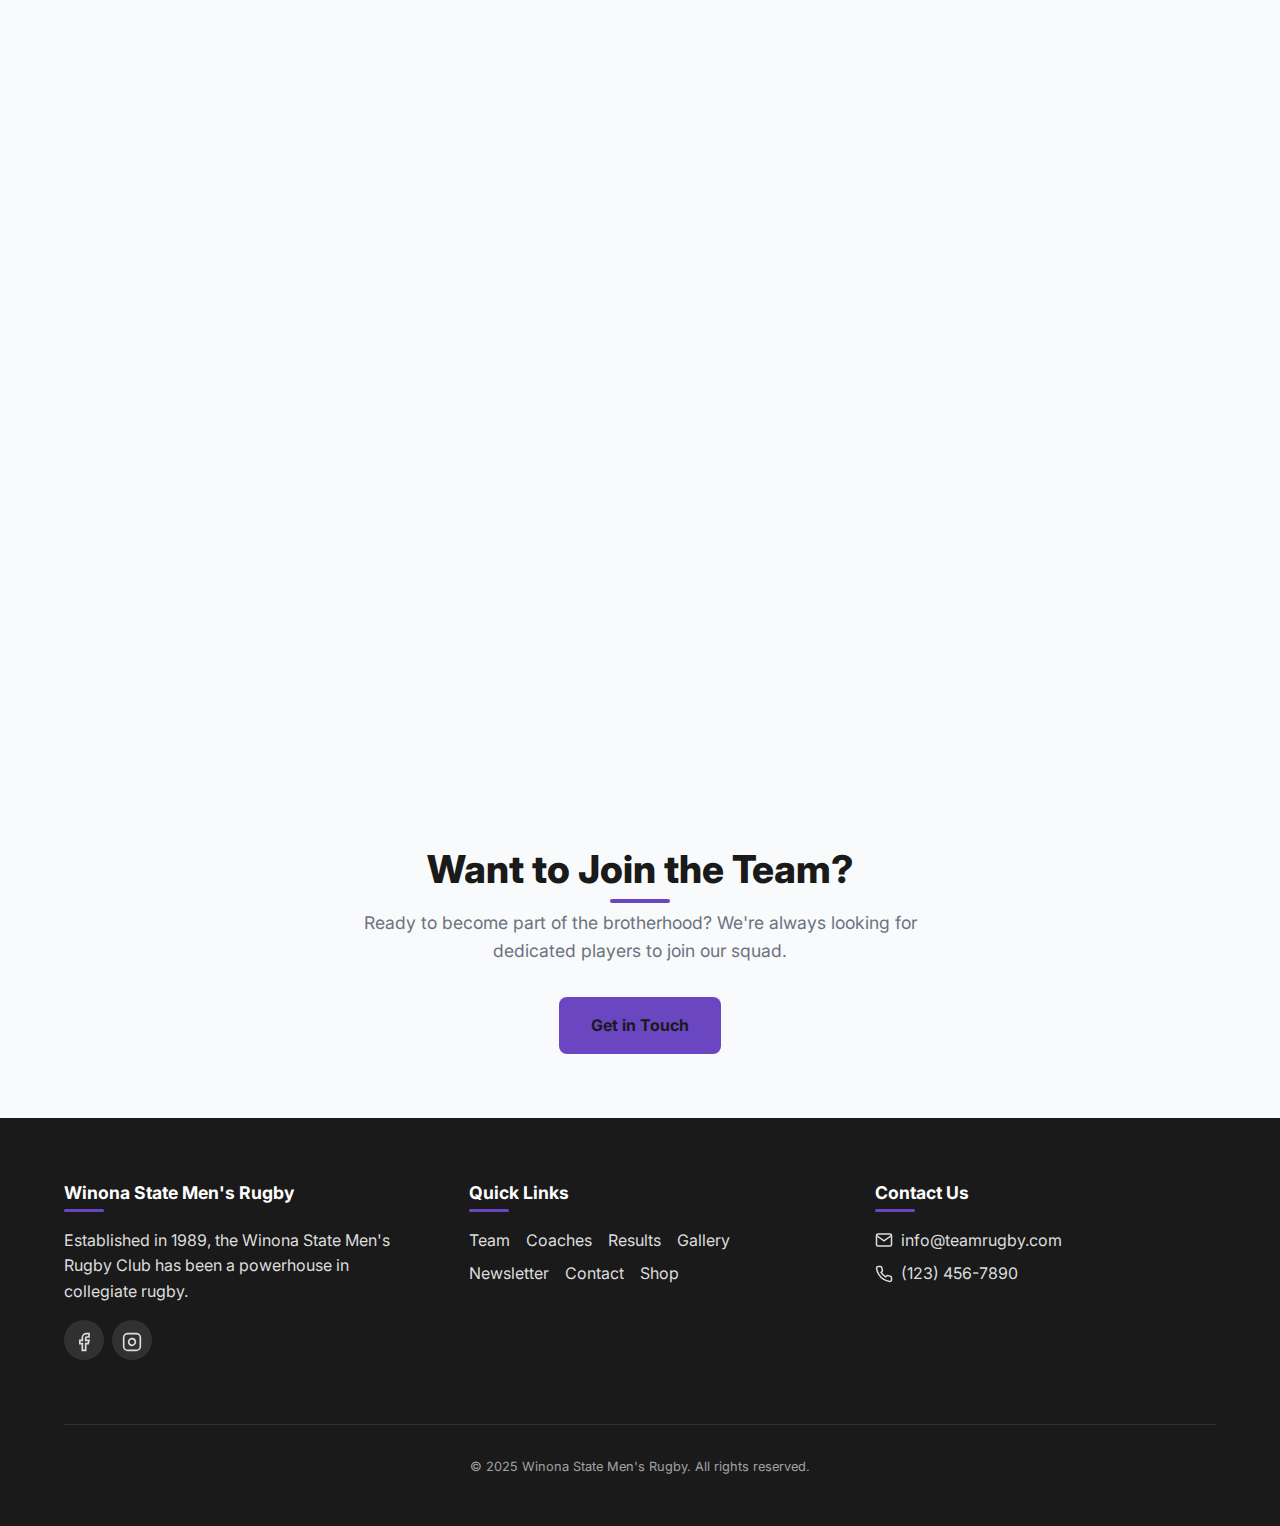
<file: gallery.html>
<!DOCTYPE html>
<html lang="en">
<head>
    <meta charset="UTF-8">
    <meta name="viewport" content="width=device-width, initial-scale=1.0">
    <title>Player Gallery | Winona State Men's Rugby</title>
    <meta name="description" content="Meet the players of the Winona State University Men's Rugby team">
    <link rel="stylesheet" href="css/style.css">
    <link rel="icon" href="images/coat_of_arms_01.png" type="image/png">
    <link rel="preconnect" href="https://fonts.googleapis.com">
    <link rel="preconnect" href="https://fonts.gstatic.com" crossorigin>
    <link href="https://fonts.googleapis.com/css2?family=Inter:wght@300;400;600;700;900&display=swap" rel="stylesheet">
</head>
<body>
    <header>
        <nav class="main-nav">
            <div class="logo">
                <img src="images/coat_of_arms_01.png" alt="WSU Rugby Logo" class="logo-img">
                <h1>WSU Men's Rugby</h1>
            </div>
            <div class="nav-container">
                <button class="mobile-toggle" aria-label="Toggle navigation menu">
                    <span></span>
                    <span></span>
                    <span></span>
                </button>
                <ul class="nav-links">
                    <li><a href="index.html">Home</a></li>
                    <li><a href="team.html">Team</a></li>
                    <li><a href="coaches.html">Coaches</a></li>
                    <li><a href="results.html">Results</a></li>
                    <li><a href="gallery.html" class="active">Gallery</a></li>
                    <li><a href="newsletter.html">Newsletter</a></li>
                    <li><a href="contact.html">Contact</a></li>
                    <li><a href="donate.html">Donate</a></li>
                    <li><a href="https://www.worldrugbyshop.com/collections/winona-state-university" class="shop-link">Shop</a></li>
                </ul>
            </div>
        </nav>
    </header>

    <section class="page-hero">
        <div class="hero-overlay"></div>
        <div class="hero-content">
            <h2>Player Gallery</h2>
            <p>Meet the Warriors of WSU Rugby</p>
        </div>
    </section>

    <div class="filter-bar">
        <div class="filter-controls">
            <div class="filters-row">
                <div class="filter-group">
                    <label>Position:</label>
                    <div class="filter-dropdown" id="position-dropdown">
                        <button class="filter-dropdown-btn">
                            <span>All Positions</span>
                            <svg xmlns="http://www.w3.org/2000/svg" viewBox="0 0 24 24" fill="none" stroke="currentColor" stroke-width="2">
                                <polyline points="6 9 12 15 18 9"></polyline>
                            </svg>
                        </button>
                        <div class="filter-dropdown-content">
                            <div class="filter-option">
                                <input type="checkbox" id="forwards" data-filter-type="position" data-filter-value="forwards" checked>
                                <label for="forwards">Forwards</label>
                            </div>
                            <div class="filter-option">
                                <input type="checkbox" id="backs" data-filter-type="position" data-filter-value="backs" checked>
                                <label for="backs">Backs</label>
                            </div>
                        </div>
                    </div>
                </div>

                <div class="filter-group">
                    <label>Class:</label>
                    <div class="filter-dropdown" id="grade-dropdown">
                        <button class="filter-dropdown-btn">
                            <span>All Classes</span>
                            <svg xmlns="http://www.w3.org/2000/svg" viewBox="0 0 24 24" fill="none" stroke="currentColor" stroke-width="2">
                                <polyline points="6 9 12 15 18 9"></polyline>
                            </svg>
                        </button>
                        <div class="filter-dropdown-content">
                            <div class="filter-option">
                                <input type="checkbox" id="freshman" data-filter-type="grade" data-filter-value="freshman" checked>
                                <label for="freshman">Freshmen</label>
                            </div>
                            <div class="filter-option">
                                <input type="checkbox" id="sophomore" data-filter-type="grade" data-filter-value="sophomore" checked>
                                <label for="sophomore">Sophomores</label>
                            </div>
                            <div class="filter-option">
                                <input type="checkbox" id="junior" data-filter-type="grade" data-filter-value="junior" checked>
                                <label for="junior">Juniors</label>
                            </div>
                            <div class="filter-option">
                                <input type="checkbox" id="senior" data-filter-type="grade" data-filter-value="senior" checked>
                                <label for="senior">Seniors</label>
                            </div>
                            <div class="filter-option">
                                <input type="checkbox" id="super-senior" data-filter-type="grade" data-filter-value="super-senior" checked>
                                <label for="super-senior">Super Seniors</label>
                            </div>
                        </div>
                    </div>
                </div>

                <div class="filter-group">
                    <label>Major:</label>
                    <div class="filter-dropdown" id="major-dropdown">
                        <button class="filter-dropdown-btn">
                            <span>All Majors</span>
                            <svg xmlns="http://www.w3.org/2000/svg" viewBox="0 0 24 24" fill="none" stroke="currentColor" stroke-width="2">
                                <polyline points="6 9 12 15 18 9"></polyline>
                            </svg>
                        </button>
                        <div class="filter-dropdown-content" id="major-options">
                            <!-- Major options will be dynamically generated -->
                        </div>
                    </div>
                </div>

                <div class="filter-actions">
                    <button class="filter-btn" id="clear-filters">Clear All</button>
                    <button class="filter-btn secondary" id="select-all">Select All</button>
                    <div class="results-info" id="results-count">Showing all players</div>
                </div>
            </div>
        </div>
    </div>

    <section class="player-gallery-section">
        <div class="container">
            <div class="gallery-grid" id="player-grid">
                <!-- Player cards will be dynamically inserted here -->
            </div>
            
            <div class="loading-message" id="loading-message" style="text-align: center; padding: var(--space-xl);">
                <p>Loading player profiles...</p>
            </div>
            
            <div class="no-players-message" id="no-players-message" style="display: none; text-align: center; padding: var(--space-xl);">
                <p>No players found for the selected filters.</p>
            </div>
        </div>
    </section>

    <section class="join-team-cta">
        <div class="container">
            <div class="cta-content">
                <h2>Want to Join the Team?</h2>
                <p>Ready to become part of the brotherhood? We're always looking for dedicated players to join our squad.</p>
                <a href="contact.html" class="cta-button primary">Get in Touch</a>
            </div>
        </div>
    </section>

    <footer>
        <div class="footer-content">
            <div class="footer-section about">
                <h3>Winona State Men's Rugby</h3>
                <p>Established in 1989, the Winona State Men's Rugby Club has been a powerhouse in collegiate rugby.</p>
                <div class="social-links">
                    <a href="https://www.facebook.com/profile.php?id=100057694658153" class="social-icon" aria-label="Facebook">
                        <svg xmlns="http://www.w3.org/2000/svg" viewBox="0 0 24 24" fill="none" stroke="currentColor" stroke-width="2">
                            <path d="M18 2h-3a5 5 0 0 0-5 5v3H7v4h3v8h4v-8h3l1-4h-4V7a1 1 0 0 1 1-1h3z"></path>
                        </svg>
                    </a>
                    <a href="https://www.instagram.com/p/DJA-CV7ssxN/" class="social-icon" aria-label="Instagram">
                        <svg xmlns="http://www.w3.org/2000/svg" viewBox="0 0 24 24" fill="none" stroke="currentColor" stroke-width="2">
                            <rect x="2" y="2" width="20" height="20" rx="5" ry="5"></rect>
                            <path d="M16 11.37A4 4 0 1 1 12.63 8 4 4 0 0 1 16 11.37z"></path>
                            <line x1="17.5" y1="6.5" x2="17.51" y2="6.5"></line>
                        </svg>
                    </a>
                </div>
            </div>
            <div class="footer-section links">
                <h3>Quick Links</h3>
                <ul>
                    <li><a href="team.html">Team</a></li>
                    <li><a href="coaches.html">Coaches</a></li>
                    <li><a href="results.html">Results</a></li>
                    <li><a href="gallery.html">Gallery</a></li>
                    <li><a href="newsletter.html">Newsletter</a></li>
                    <li><a href="contact.html">Contact</a></li>
                    <li><a href="https://www.worldrugbyshop.com/collections/winona-state-university">Shop</a></li>
                </ul>
            </div>
            <div class="footer-section contact">
                <h3>Contact Us</h3>
                <p>
                    <svg xmlns="http://www.w3.org/2000/svg" viewBox="0 0 24 24" fill="none" stroke="currentColor" stroke-width="2">
                        <path d="M4 4h16c1.1 0 2 .9 2 2v12c0 1.1-.9 2-2 2H4c-1.1 0-2-.9-2-2V6c0-1.1.9-2 2-2z"></path>
                        <polyline points="22,6 12,13 2,6"></polyline>
                    </svg>
                    <span>info@teamrugby.com</span>
                </p>
                <p>
                    <svg xmlns="http://www.w3.org/2000/svg" viewBox="0 0 24 24" fill="none" stroke="currentColor" stroke-width="2">
                        <path d="M22 16.92v3a2 2 0 0 1-2.18 2 19.79 19.79 0 0 1-8.63-3.07 19.5 19.5 0 0 1-6-6 19.79 19.79 0 0 1-3.07-8.67A2 2 0 0 1 4.11 2h3a2 2 0 0 1 2 1.72 12.84 12.84 0 0 0 .7 2.81 2 2 0 0 1-.45 2.11L8.09 9.91a16 16 0 0 0 6 6l1.27-1.27a2 2 0 0 1 2.11-.45 12.84 12.84 0 0 0 2.81.7A2 2 0 0 1 22 16.92z"></path>
                    </svg>
                    <span>(123) 456-7890</span>
                </p>
            </div>
        </div>
        <div class="footer-bottom">
            <p>&copy; 2025 Winona State Men's Rugby. All rights reserved.</p>
        </div>
    </footer>

    <script src="js/main.js"></script>
    <script src="js/gallery.js"></script>
</body>
</html>
</file>
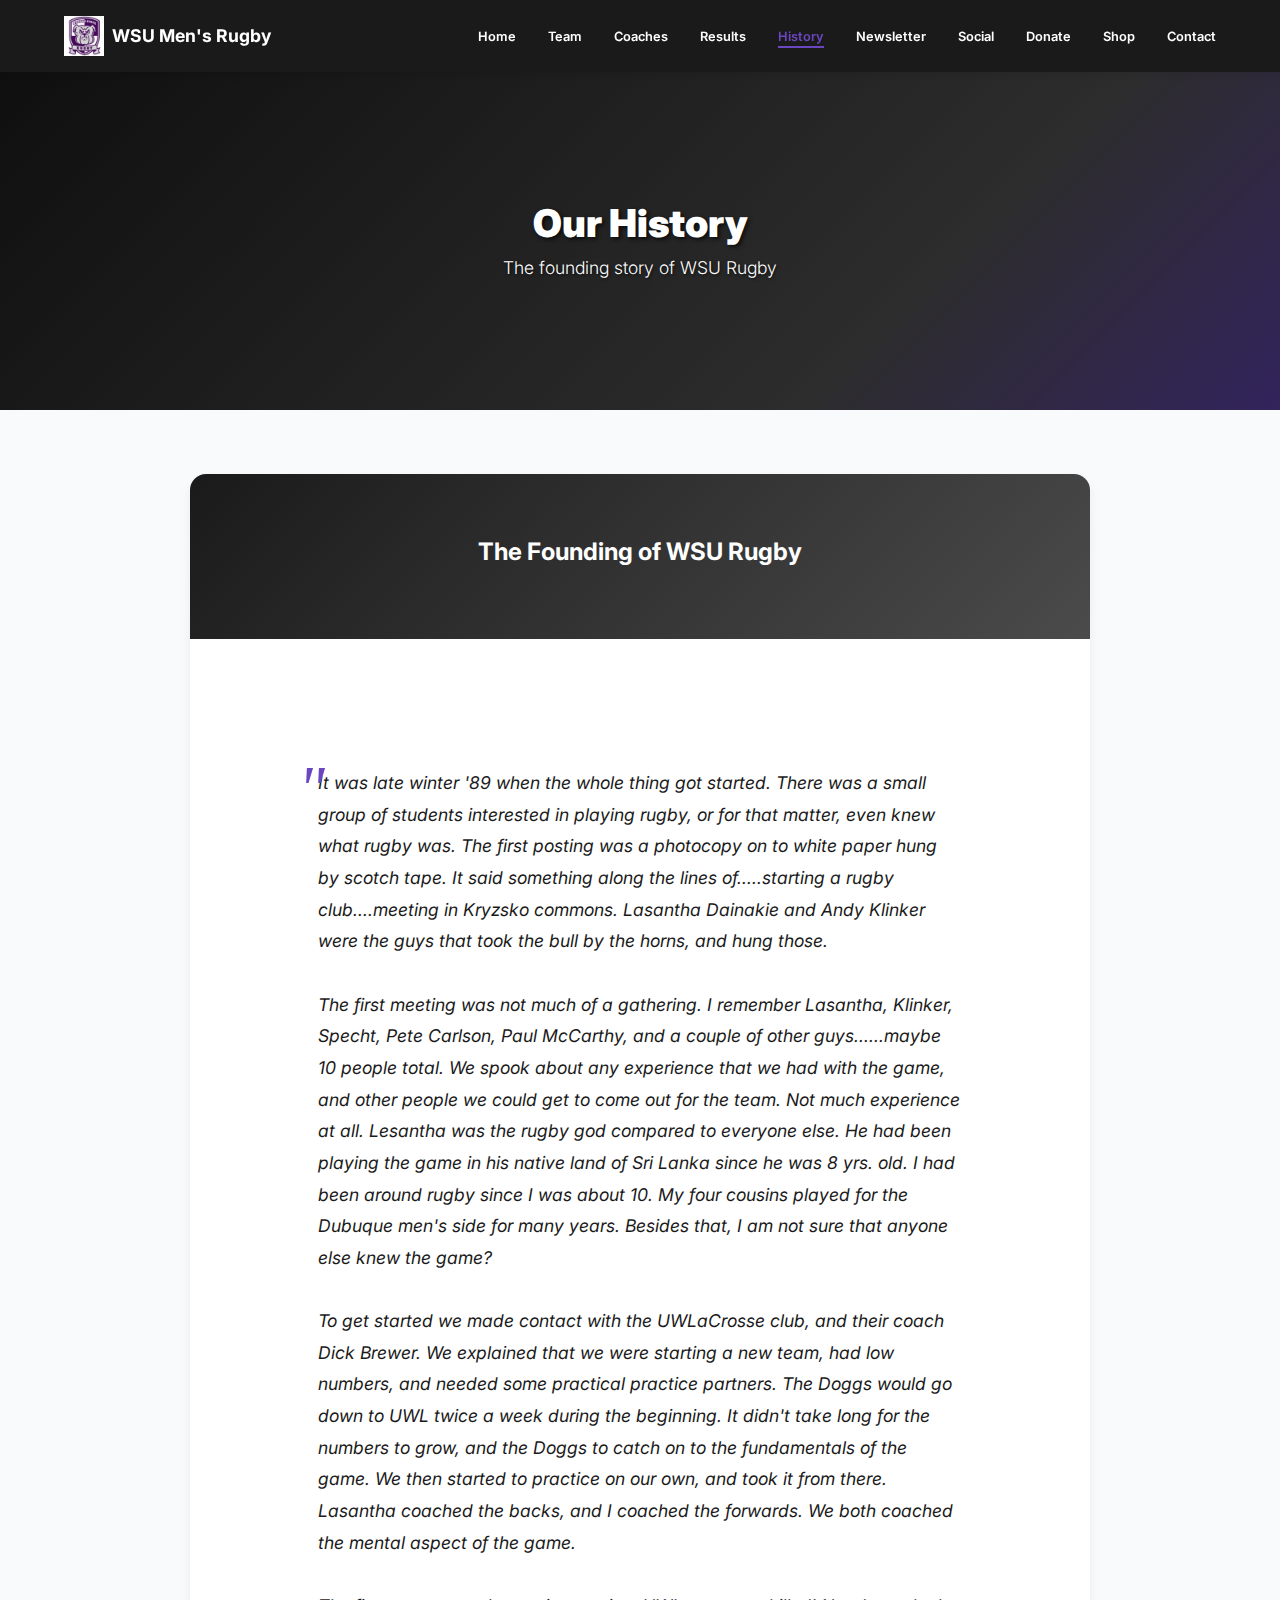
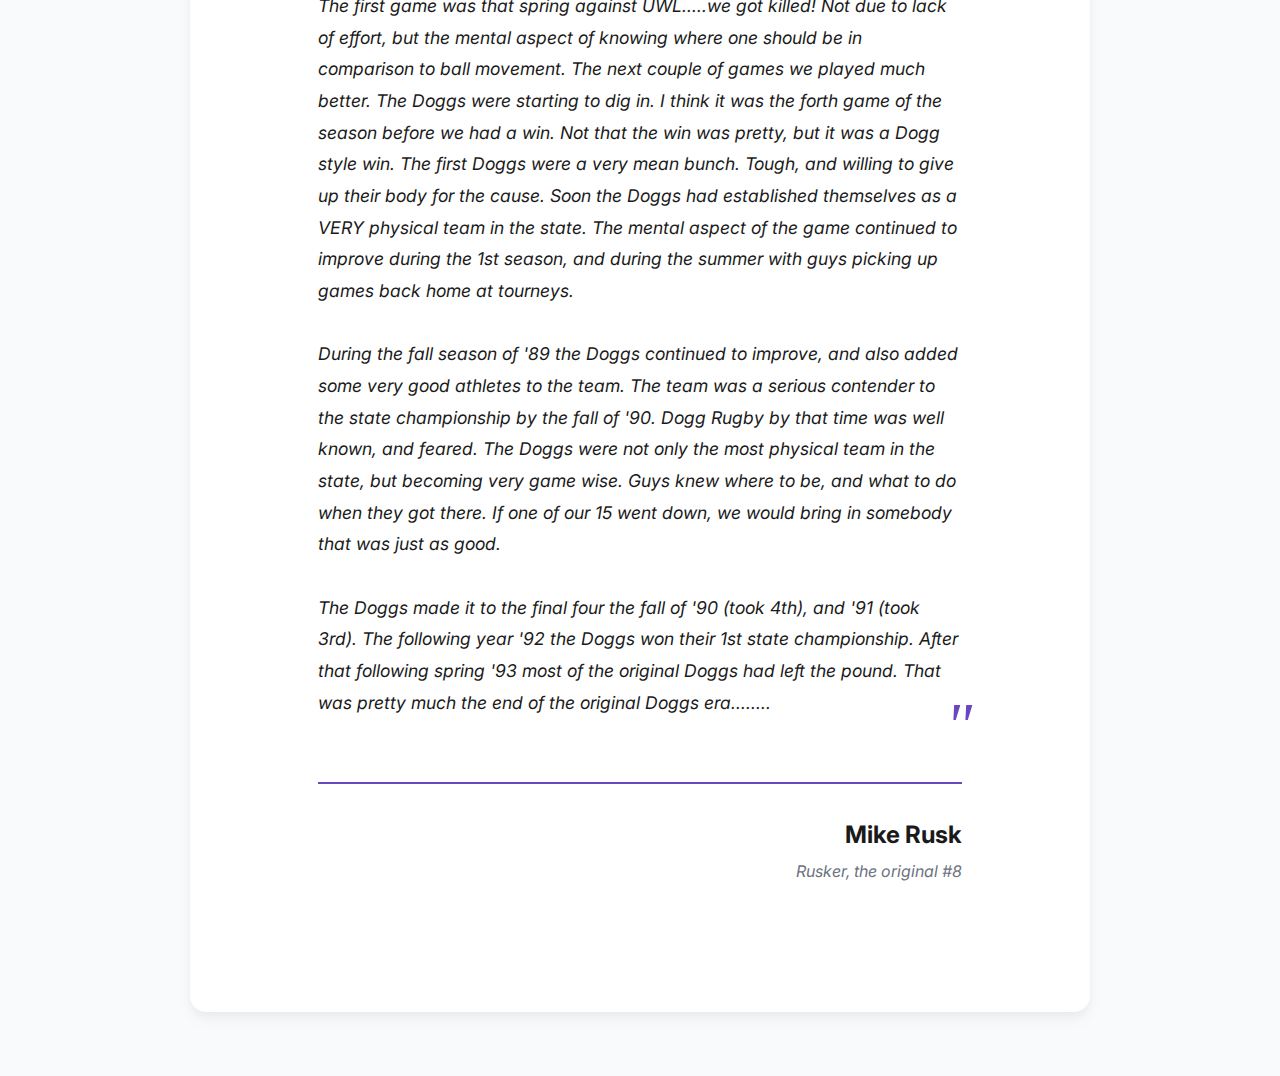
<file: history.html>
<!DOCTYPE html>
<html lang="en">
<head>
    <meta charset="UTF-8">
    <meta name="viewport" content="width=device-width, initial-scale=1.0">
    <title>Our History - Winona State Men's Rugby</title>
    <meta name="description" content="The founding story of WSU Rugby as told by Mike Rusk, one of the original members">
    <link rel="stylesheet" href="css/style.css">
    <link rel="icon" href="images/coat_of_arms_01.png" type="image/png">
    <link rel="preconnect" href="https://fonts.googleapis.com">
    <link rel="preconnect" href="https://fonts.gstatic.com" crossorigin>
    <link href="https://fonts.googleapis.com/css2?family=Inter:wght@300;400;600;700;900&display=swap" rel="stylesheet">
    <style>
        /* History page specific styles */
        .history-content {
            padding: var(--space-xl) 0;
            background-color: var(--bg-color);
        }

        .history-intro {
            text-align: center;
            margin-bottom: var(--space-2xl);
        }

        .history-intro h2 {
            font-size: var(--font-size-xl);
            color: var(--primary-color);
            margin-bottom: var(--space-lg);
            font-weight: 800;
        }

        .history-intro p {
            font-size: var(--font-size-md);
            color: var(--text-light);
            max-width: 800px;
            margin: 0 auto;
            line-height: 1.7;
        }

        .quote-container {
            max-width: 900px;
            margin: 0 auto;
            background-color: var(--card-bg);
            border-radius: var(--radius-lg);
            box-shadow: var(--card-shadow);
            position: relative;
            overflow: hidden;
        }

        .quote-header {
            background: linear-gradient(135deg, var(--primary-color), var(--primary-color-light));
            color: white;
            padding: var(--space-xl);
            text-align: center;
        }

        .quote-header h3 {
            font-size: var(--font-size-lg);
            margin-bottom: var(--space-sm);
            font-weight: 700;
        }

        .quote-header p {
            font-size: var(--font-size-base);
            opacity: 0.9;
            margin: 0;
        }

        .quote-content {
            padding: var(--space-2xl);
        }

        .quote-text {
            font-size: var(--font-size-md);
            line-height: 1.8;
            color: var(--text-color);
            font-style: italic;
            position: relative;
            margin-bottom: var(--space-xl);
        }

        .quote-text::before {
            content: '"';
            font-size: 4rem;
            color: var(--accent-color);
            position: absolute;
            top: -10px;
            left: -20px;
            font-family: Georgia, serif;
            line-height: 1;
        }

        .quote-text::after {
            content: '"';
            font-size: 4rem;
            color: var(--accent-color);
            position: absolute;
            bottom: -40px;
            right: -10px;
            font-family: Georgia, serif;
            line-height: 1;
        }

        .quote-attribution {
            text-align: right;
            padding-top: var(--space-lg);
            border-top: 2px solid var(--accent-color);
        }

        .quote-attribution .author {
            font-size: var(--font-size-lg);
            font-weight: 700;
            color: var(--primary-color);
            margin-bottom: var(--space-xs);
        }

        .quote-attribution .title {
            font-size: var(--font-size-base);
            color: var(--text-light);
            font-style: italic;
        }

        .historical-note {
            background-color: var(--bg-color-secondary);
            border-left: 4px solid var(--accent-color);
            padding: var(--space-lg);
            margin-top: var(--space-xl);
            border-radius: 0 var(--radius-md) var(--radius-md) 0;
        }

        .historical-note h4 {
            color: var(--primary-color);
            margin-bottom: var(--space-sm);
            font-size: var(--font-size-base);
            font-weight: 700;
        }

        .historical-note p {
            color: var(--text-light);
            font-size: var(--font-size-sm);
            margin: 0;
            line-height: 1.6;
        }

        /* Responsive adjustments */
        @media (max-width: 768px) {
            .quote-content {
                padding: var(--space-lg);
            }

            .quote-text {
                font-size: var(--font-size-base);
                padding: 0 var(--space-lg);
            }

            .quote-text::before,
            .quote-text::after {
                font-size: 3rem;
            }

            .quote-text::before {
                left: -10px;
            }

            .quote-text::after {
                right: -5px;
            }

            .history-intro h2 {
                font-size: var(--font-size-lg);
            }
        }

        @media (max-width: 480px) {
            .quote-header,
            .quote-content {
                padding: var(--space-md);
            }

            .quote-text {
                padding: 0 var(--space-md);
            }
        }
    </style>
</head>
<body>
    <header>
        <nav class="main-nav">
            <div class="logo">
                <img src="images/coat_of_arms_01.png" alt="WSU Rugby Logo" class="logo-img">
                <h1>WSU Men's Rugby</h1>
            </div>
            <div class="nav-container">
                <button class="mobile-toggle" aria-label="Toggle navigation menu">
                    <span></span>
                    <span></span>
                    <span></span>
                </button>
                <ul class="nav-links">
                    <li><a href="index.html">Home</a></li>
                    <li><a href="team.html">Team</a></li>
                    <li><a href="coaches.html">Coaches</a></li>
                    <li><a href="results.html">Results</a></li>
                    <li><a href="history.html" class="active">History</a></li>
                    <li><a href="newsletter.html">Newsletter</a></li>
                    <li><a href="social.html">Social</a></li>
                    <li><a href="donate.html">Donate</a></li>
                    <li><a href="https://www.worldrugbyshop.com/collections/winona-state-university">Shop</a></li>
                    <li><a href="contact.html">Contact</a></li>
                </ul>
            </div>
        </nav>
    </header>

    <section class="page-hero">
        <div class="hero-overlay"></div>
        <div class="hero-content">
            <h2>Our History</h2>
            <p>The founding story of WSU Rugby</p>
        </div>
    </section>

    <section class="history-content">
        <div class="container">

            <div class="quote-container">
                <div class="quote-header">
                    <h3>The Founding of WSU Rugby</h3>
                </div>
                
                <div class="quote-content">
                    <div class="quote-text">
                        It was late winter '89 when the whole thing got started. There was a small group of students interested in playing rugby, or for that matter, even knew what rugby was. The first posting was a photocopy on to white paper hung by scotch tape. It said something along the lines of.....starting a rugby club....meeting in Kryzsko commons. Lasantha Dainakie and Andy Klinker were the guys that took the bull by the horns, and hung those.

                        <br><br>The first meeting was not much of a gathering. I remember Lasantha, Klinker, Specht, Pete Carlson, Paul McCarthy, and a couple of other guys......maybe 10 people total. We spook about any experience that we had with the game, and other people we could get to come out for the team. Not much experience at all. Lesantha was the rugby god compared to everyone else. He had been playing the game in his native land of Sri Lanka since he was 8 yrs. old. I had been around rugby since I was about 10. My four cousins played for the Dubuque men's side for many years. Besides that, I am not sure that anyone else knew the game?

                        <br><br>To get started we made contact with the UWLaCrosse club, and their coach Dick Brewer. We explained that we were starting a new team, had low numbers, and needed some practical practice partners. The Doggs would go down to UWL twice a week during the beginning. It didn't take long for the numbers to grow, and the Doggs to catch on to the fundamentals of the game. We then started to practice on our own, and took it from there. Lasantha coached the backs, and I coached the forwards. We both coached the mental aspect of the game.

                        <br><br>The first game was that spring against UWL.....we got killed! Not due to lack of effort, but the mental aspect of knowing where one should be in comparison to ball movement. The next couple of games we played much better. The Doggs were starting to dig in. I think it was the forth game of the season before we had a win. Not that the win was pretty, but it was a Dogg style win. The first Doggs were a very mean bunch. Tough, and willing to give up their body for the cause. Soon the Doggs had established themselves as a VERY physical team in the state. The mental aspect of the game continued to improve during the 1st season, and during the summer with guys picking up games back home at tourneys.

                        <br><br>During the fall season of '89 the Doggs continued to improve, and also added some very good athletes to the team. The team was a serious contender to the state championship by the fall of '90. Dogg Rugby by that time was well known, and feared. The Doggs were not only the most physical team in the state, but becoming very game wise. Guys knew where to be, and what to do when they got there. If one of our 15 went down, we would bring in somebody that was just as good.

                        <br><br>The Doggs made it to the final four the fall of '90 (took 4th), and '91 (took 3rd). The following year '92 the Doggs won their 1st state championship. After that following spring '93 most of the original Doggs had left the pound. That was pretty much the end of the original Doggs era........
                    </div>

                    <div class="quote-attribution">
                        <div class="author">Mike Rusk</div>
                        <div class="title">Rusker, the original #8</div>
                    </div>
                </div>
            </div>
        </div>
    </section>

    <script src="js/main.js"></script>
</body>
</html>
</file>
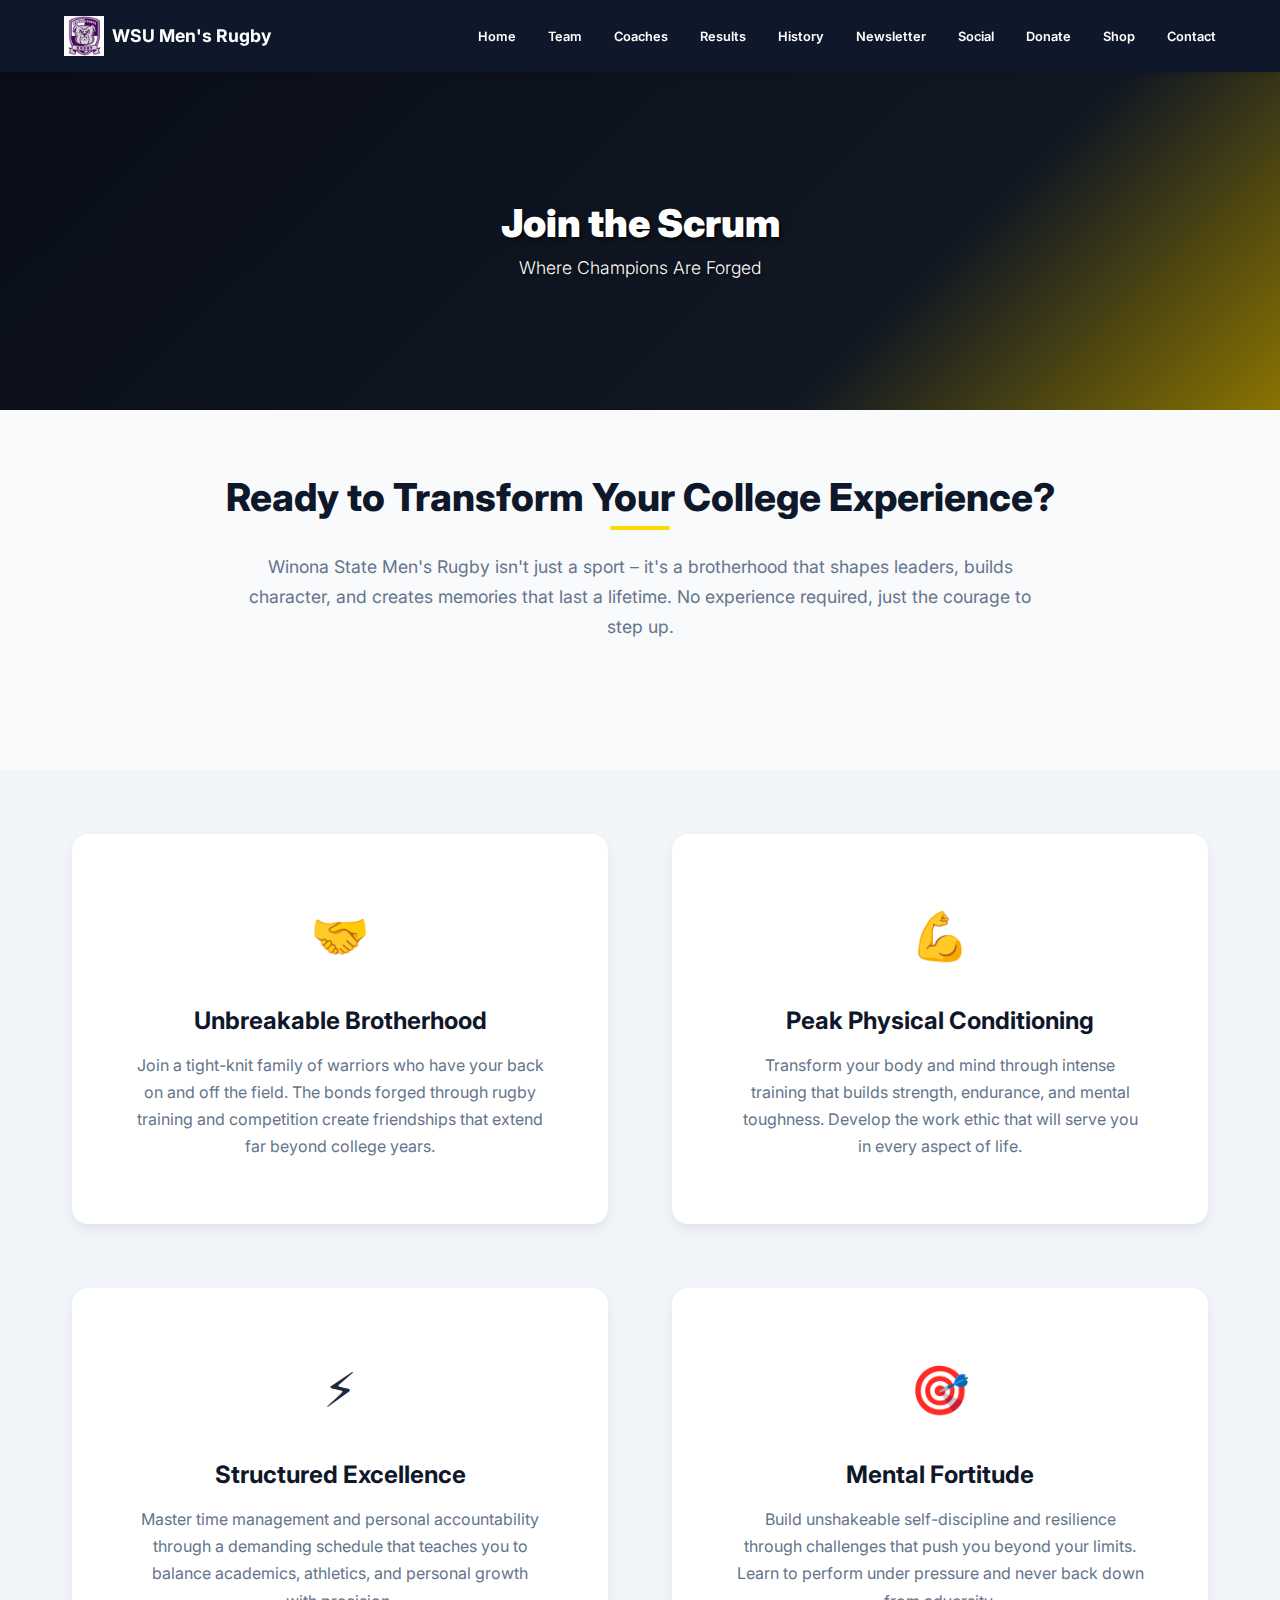
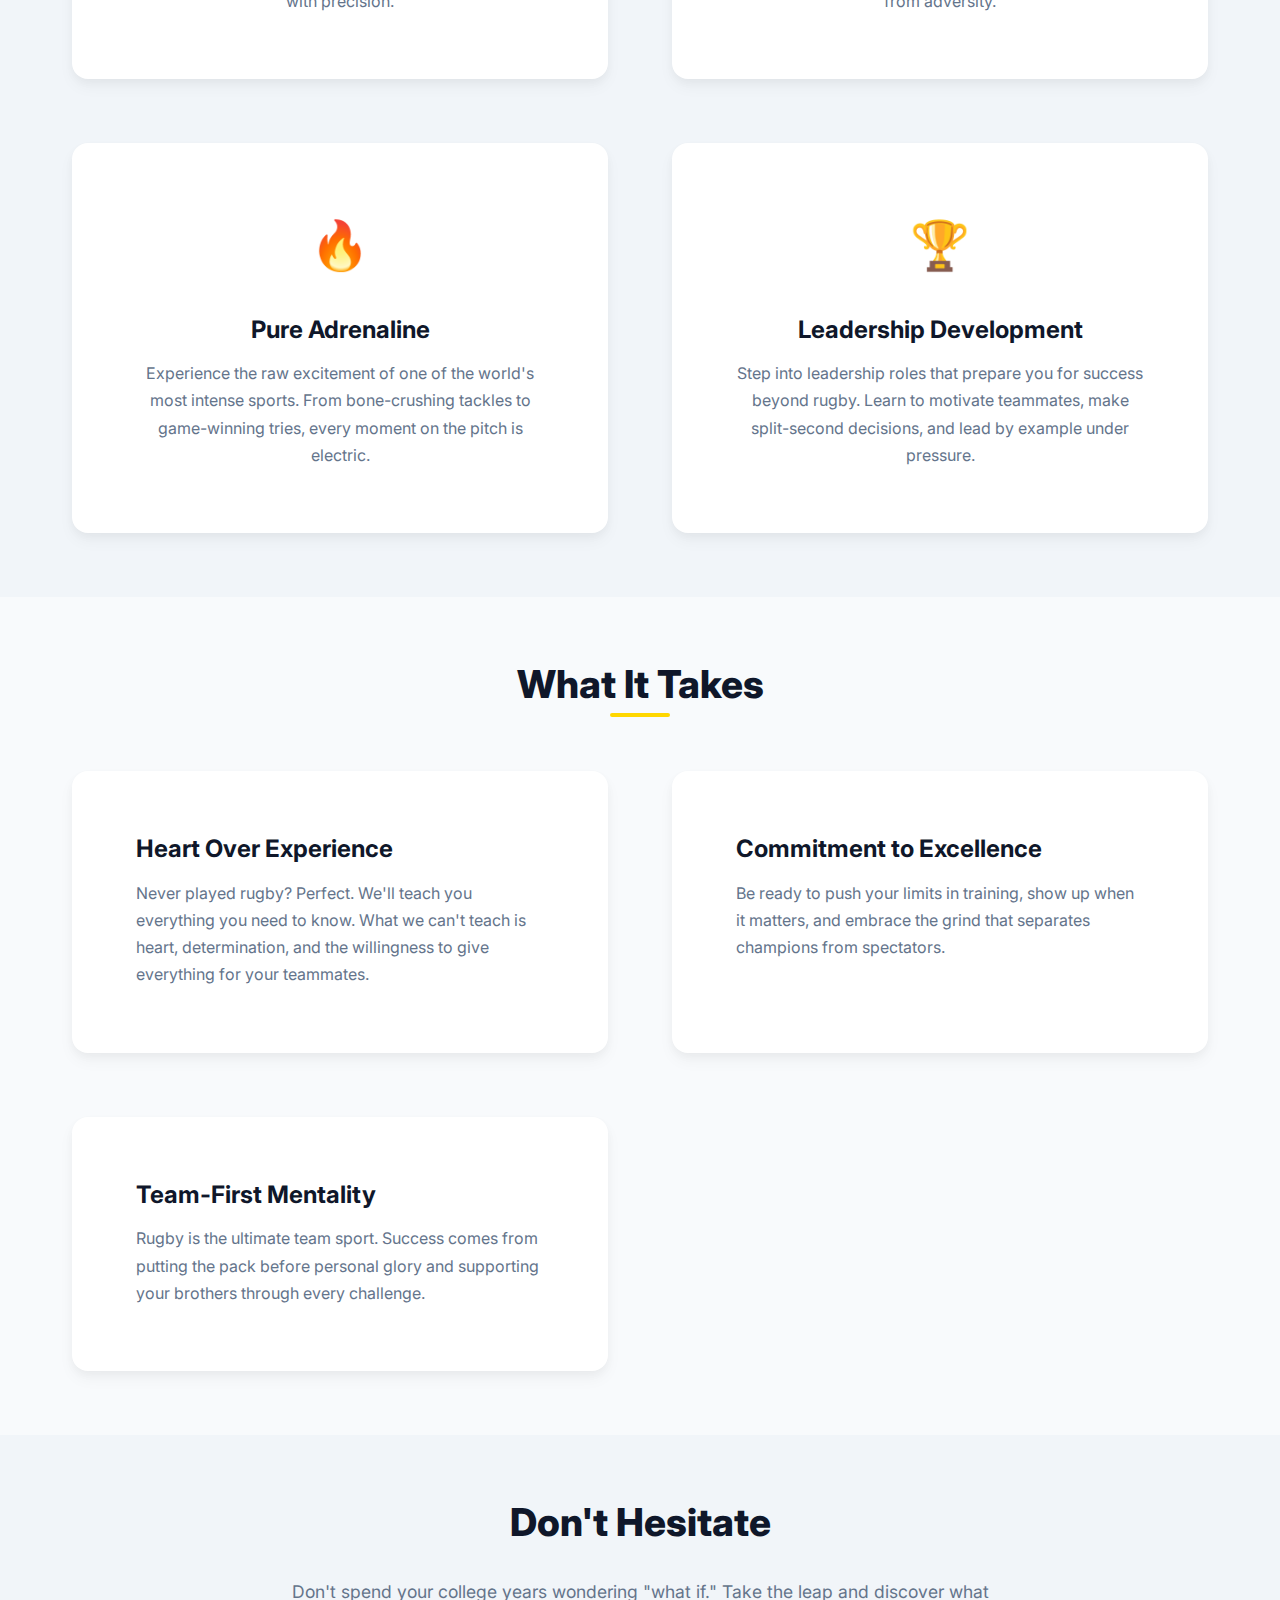
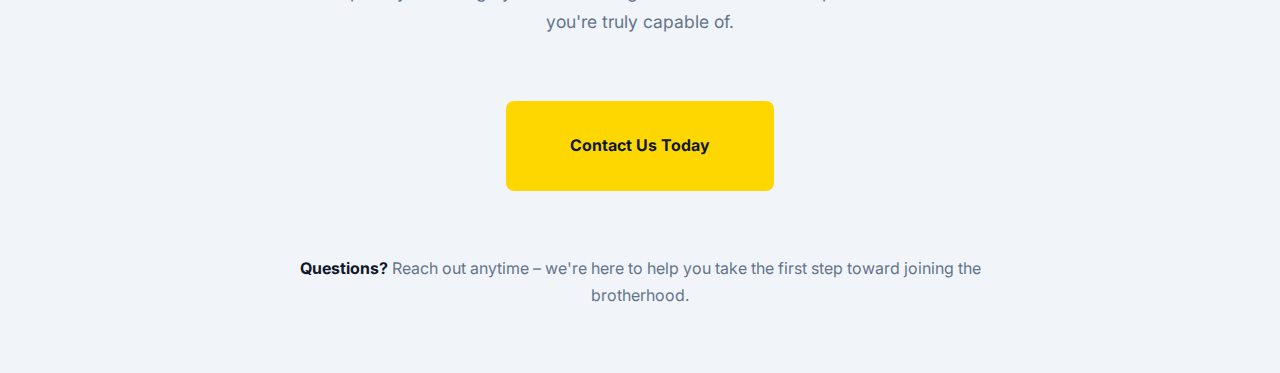
<file: join.html>
<!DOCTYPE html>
<html lang="en">
<head>
    <meta charset="UTF-8">
    <meta name="viewport" content="width=device-width, initial-scale=1.0">
    <title>Join the Scrum | Winona State Men's Rugby</title>
    <meta name="description" content="Join the Winona State University Men's Rugby team - build brotherhood, develop strength, and create lifelong memories">
    <link rel="icon" href="images/coat_of_arms_01.png" type="image/png">
    <link rel="preconnect" href="https://fonts.googleapis.com">
    <link rel="preconnect" href="https://fonts.gstatic.com" crossorigin>
    <link href="https://fonts.googleapis.com/css2?family=Inter:wght@300;400;600;700;900&display=swap" rel="stylesheet">
    <style>
        /* Reset and base styles */
        :root {
            /* Colors */
            --primary-color: #0f172a;     
            --primary-color-light: #1e293b;
            --accent-color: #ffd700;      
            --accent-color-dark: #e6c200;
            --text-color: #1e293b;        
            --text-light: #64748b;        
            --text-dark: #0f172a;         
            --bg-color: #f8fafc;          
            --bg-color-secondary: #f1f5f9;
            --card-bg: #ffffff;
            --card-shadow: 0 8px 16px rgba(0, 0, 0, 0.04), 0 4px 8px rgba(0, 0, 0, 0.03);
            
            /* Typography */
            --font-size-xs: clamp(0.7rem, 0.7vw, 0.8rem);
            --font-size-sm: clamp(0.8rem, 0.8vw, 0.9rem);
            --font-size-base: clamp(1rem, 1vw, 1.1rem);
            --font-size-md: clamp(1.1rem, 1.2vw, 1.3rem);
            --font-size-lg: clamp(1.5rem, 1.8vw, 2rem);
            --font-size-xl: clamp(2rem, 3vw, 3rem);
            --font-size-2xl: clamp(2.5rem, 4vw, 4rem);
            
            /* Spacing */
            --space-xs: 0.25rem;
            --space-sm: 0.5rem;
            --space-md: 1rem;
            --space-lg: 2rem;
            --space-xl: 4rem;
            --space-2xl: 8rem;
            
            /* Border radius */
            --radius-sm: 0.25rem;
            --radius-md: 0.5rem;
            --radius-lg: 1rem;
            --radius-full: 9999px;
        }

        * {
            margin: 0;
            padding: 0;
            box-sizing: border-box;
        }

        body {
            font-family: 'Inter', system-ui, sans-serif;
            line-height: 1.6;
            color: var(--text-color);
            background-color: var(--bg-color);
            transition: background-color 0.3s ease-in-out, color 0.3s ease-in-out;
        }

        /* Typography styles */
        h1, h2, h3, h4, h5, h6 {
            font-weight: 700;
            line-height: 1.2;
        }

        h1 {
            font-size: var(--font-size-xl);
        }

        h2 {
            font-size: var(--font-size-lg);
            margin-bottom: var(--space-lg);
        }

        h3 {
            font-size: var(--font-size-md);
            margin-bottom: var(--space-md);
        }

        p {
            margin-bottom: var(--space-md);
        }

        a {
            color: var(--primary-color);
            text-decoration: none;
            transition: all 0.3s ease;
        }

        /* Container for sections */
        .container {
            width: 100%;
            max-width: 1200px;
            margin: 0 auto;
            padding: 0 var(--space-lg);
        }

        /* Header and Navigation */
        header {
            background-color: var(--primary-color);
            padding: var(--space-md) 5%;
            position: sticky;
            top: 0;
            z-index: 100;
            box-shadow: 0 2px 8px rgba(0, 0, 0, 0.1);
        }

        .main-nav {
            display: flex;
            justify-content: space-between;
            align-items: center;
        }

        .logo {
            display: flex;
            align-items: center;
            gap: var(--space-sm);
        }

        .logo-img {
            width: 40px;
            height: auto;
        }

        .logo h1 {
            color: white;
            font-size: var(--font-size-md);
            font-weight: 700;
        }

        .nav-container {
            position: relative;
        }

        .nav-links {
            display: flex;
            list-style: none;
            gap: var(--space-lg);
        }

        .nav-links li {
            position: relative;
        }

        .nav-links a {
            color: white;
            text-decoration: none;
            font-weight: 600;
            font-size: var(--font-size-sm);
            transition: color 0.3s;
            padding: var(--space-xs) 0;
            position: relative;
        }

        .nav-links a::after {
            content: '';
            position: absolute;
            width: 0;
            height: 2px;
            bottom: 0;
            left: 0;
            background-color: var(--accent-color);
            transition: width 0.3s ease;
        }

        .nav-links a:hover::after,
        .nav-links a.active::after {
            width: 100%;
        }

        .nav-links a:hover,
        .nav-links a.active {
            color: var(--accent-color);
        }

        .mobile-toggle {
            display: none;
            background: none;
            border: none;
            cursor: pointer;
            flex-direction: column;
            justify-content: space-between;
            height: 24px;
            width: 30px;
            padding: 0;
        }

        .mobile-toggle span {
            display: block;
            height: 2px;
            width: 100%;
            background-color: white;
            transition: all 0.3s ease;
        }

        /* Page hero for secondary pages */
        .page-hero {
            background: linear-gradient(135deg, var(--primary-color) 0%, var(--primary-color-light) 70%, var(--accent-color-dark) 100%);
            color: white;
            text-align: center;
            padding: var(--space-2xl) var(--space-md);
            min-height: 300px;
            display: flex;
            align-items: center;
            justify-content: center;
            position: relative;
            overflow: hidden;
        }

        .page-hero .hero-overlay {
            position: absolute;
            top: 0;
            left: 0;
            width: 100%;
            height: 100%;
            background: rgba(0, 0, 0, 0.4);
            z-index: 1;
        }

        .page-hero .hero-content {
            position: relative;
            z-index: 2;
            max-width: 800px;
            margin: 0 auto;
        }

        .page-hero h2 {
            font-size: var(--font-size-xl);
            margin-bottom: var(--space-sm);
            font-weight: 900;
            color: white;
            text-shadow: 2px 2px 4px rgba(0, 0, 0, 0.7);
        }

        .page-hero p {
            font-size: var(--font-size-md);
            font-weight: 300;
            margin-bottom: 0;
            color: white;
            text-shadow: 1px 1px 3px rgba(0, 0, 0, 0.7);
        }

        /* Section Styles */
        section {
            padding: var(--space-xl) 0;
        }

        .section-header {
            text-align: center;
            margin-bottom: var(--space-xl);
        }

        .section-header h2 {
            font-size: var(--font-size-xl);
            color: var(--primary-color);
            position: relative;
            font-weight: 800;
            margin-bottom: var(--space-lg);
        }

        .section-header h2::after {
            content: '';
            position: absolute;
            width: 60px;
            height: 4px;
            bottom: -10px;
            left: 50%;
            transform: translateX(-50%);
            background-color: var(--accent-color);
            border-radius: var(--radius-full);
        }

        .section-header p {
            font-size: var(--font-size-md);
            color: var(--text-light);
            max-width: 800px;
            margin: 0 auto;
            line-height: 1.7;
        }

        /* Benefits Grid - FIXED CENTERING */
        .benefits-grid {
            padding: var(--space-xl) 0;
            background-color: var(--bg-color-secondary);
        }

        .benefits-container {
            display: grid;
            grid-template-columns: repeat(auto-fit, minmax(350px, 1fr));
            gap: var(--space-xl);
            max-width: 1200px;
            margin: 0 auto;
            padding: 0 var(--space-lg);
        }

        .benefit-card {
            background-color: var(--card-bg);
            border-radius: var(--radius-lg);
            padding: var(--space-xl);
            box-shadow: var(--card-shadow);
            transition: transform 0.3s ease, box-shadow 0.3s ease;
            text-align: center;
        }

        .benefit-card:hover {
            transform: translateY(-8px);
            box-shadow: 0 16px 32px rgba(0, 0, 0, 0.08), 0 8px 16px rgba(0, 0, 0, 0.06);
        }

        .benefit-icon {
            font-size: 3rem;
            margin-bottom: var(--space-lg);
            display: block;
        }

        .benefit-card h3 {
            color: var(--primary-color);
            font-size: var(--font-size-lg);
            margin-bottom: var(--space-md);
        }

        .benefit-card p {
            color: var(--text-light);
            line-height: 1.7;
            margin: 0;
        }

        /* Requirements Section - FIXED CENTERING */
        .join-requirements {
            padding: var(--space-xl) 0;
        }

        .requirements-content {
            max-width: 1200px;
            margin: 0 auto;
            padding: 0 var(--space-lg);
            text-align: center;
        }

        .requirements-content h2 {
            font-size: var(--font-size-xl);
            color: var(--primary-color);
            margin-bottom: var(--space-xl);
            font-weight: 800;
            position: relative;
        }

        .requirements-content h2::after {
            content: '';
            position: absolute;
            width: 60px;
            height: 4px;
            bottom: -10px;
            left: 50%;
            transform: translateX(-50%);
            background-color: var(--accent-color);
            border-radius: var(--radius-full);
        }

        .requirements-grid {
            display: grid;
            grid-template-columns: repeat(auto-fit, minmax(350px, 1fr));
            gap: var(--space-xl);
            margin-top: var(--space-xl);
        }

        .requirement-item {
            background-color: var(--card-bg);
            border-radius: var(--radius-lg);
            padding: var(--space-xl);
            box-shadow: var(--card-shadow);
            transition: transform 0.3s ease;
            text-align: left;
        }

        .requirement-item:hover {
            transform: translateY(-5px);
        }

        .requirement-item h3 {
            color: var(--primary-color);
            font-size: var(--font-size-lg);
            margin-bottom: var(--space-md);
        }

        .requirement-item p {
            color: var(--text-light);
            line-height: 1.7;
            margin: 0;
        }

        /* CTA Section - FIXED CENTERING */
        .join-cta {
            padding: var(--space-xl) 0;
            background-color: var(--bg-color-secondary);
        }

        .cta-content {
            max-width: 800px;
            margin: 0 auto;
            padding: 0 var(--space-lg);
            text-align: center;
        }

        .cta-content h2 {
            font-size: var(--font-size-xl);
            color: var(--primary-color);
            margin-bottom: var(--space-lg);
            font-weight: 800;
        }

        .cta-content p {
            font-size: var(--font-size-md);
            color: var(--text-light);
            margin-bottom: var(--space-xl);
            line-height: 1.7;
        }

        .cta-buttons {
            display: flex;
            gap: var(--space-lg);
            justify-content: center;
            margin-bottom: var(--space-xl);
            flex-wrap: wrap;
        }

        .cta-button {
            display: inline-block;
            padding: var(--space-lg) var(--space-xl);
            font-size: var(--font-size-base);
            font-weight: 700;
            text-decoration: none;
            border-radius: var(--radius-md);
            transition: transform 0.3s, background-color 0.3s, box-shadow 0.3s;
            min-width: 200px;
            text-align: center;
        }

        .cta-button.primary {
            background-color: var(--accent-color);
            color: var(--primary-color);
        }

        .cta-button.primary:hover {
            background-color: var(--accent-color-dark);
            transform: translateY(-4px);
            box-shadow: 0 8px 16px rgba(0, 0, 0, 0.2);
        }

        .cta-button.secondary {
            background-color: var(--primary-color);
            color: white;
            border: 2px solid var(--primary-color);
        }

        .cta-button.secondary:hover {
            background-color: var(--primary-color-light);
            transform: translateY(-4px);
            box-shadow: 0 8px 16px rgba(0, 0, 0, 0.2);
        }

        .contact-info {
            text-align: center;
        }

        .contact-info p {
            color: var(--text-light);
            font-size: var(--font-size-base);
            margin: 0;
        }

        .contact-info strong {
            color: var(--primary-color);
        }

        /* Responsive Design */
        @media (max-width: 768px) {
            .mobile-toggle {
                display: flex;
            }
            
            .nav-links {
                position: absolute;
                flex-direction: column;
                background-color: var(--primary-color);
                top: 100%;
                right: -20px;
                width: 200px;
                padding: var(--space-md);
                border-radius: var(--radius-md);
                box-shadow: 0 10px 25px rgba(0, 0, 0, 0.2);
                gap: var(--space-sm);
                transform: translateY(10px);
                opacity: 0;
                visibility: hidden;
                transition: all 0.3s ease;
                z-index: 100;
            }
            
            .nav-links.show {
                transform: translateY(0);
                opacity: 1;
                visibility: visible;
            }

            .benefits-container {
                grid-template-columns: 1fr;
                gap: var(--space-lg);
                padding: 0 var(--space-md);
            }

            .requirements-grid {
                grid-template-columns: 1fr;
                gap: var(--space-lg);
            }

            .cta-buttons {
                flex-direction: column;
                align-items: center;
                gap: var(--space-md);
            }

            .cta-button {
                width: 100%;
                max-width: 300px;
            }

            .page-hero {
                padding: var(--space-xl) var(--space-md);
            }

            section {
                padding: var(--space-lg) 0;
            }
        }

        @media (max-width: 480px) {
            .benefits-container,
            .requirements-content,
            .cta-content {
                padding: 0 var(--space-sm);
            }

            .benefit-card,
            .requirement-item {
                padding: var(--space-lg);
            }

            .section-header h2,
            .requirements-content h2,
            .cta-content h2 {
                font-size: var(--font-size-lg);
            }
        }
    </style>
</head>
<body>
    <header>
        <nav class="main-nav">
            <div class="logo">
                <img src="images/coat_of_arms_01.png" alt="WSU Rugby Logo" class="logo-img">
                <h1>WSU Men's Rugby</h1>
            </div>
            <div class="nav-container">
                <button class="mobile-toggle" aria-label="Toggle navigation menu">
                    <span></span>
                    <span></span>
                    <span></span>
                </button>
                <ul class="nav-links">
                    <li><a href="index.html">Home</a></li>
                    <li><a href="team.html">Team</a></li>
                    <li><a href="coaches.html">Coaches</a></li>
                    <li><a href="results.html">Results</a></li>
                    <li><a href="history.html">History</a></li>
                    <li><a href="newsletter.html">Newsletter</a></li>
                    <li><a href="social.html">Social</a></li>
                    <li><a href="donate.html">Donate</a></li>
                    <li><a href="https://www.worldrugbyshop.com/collections/winona-state-university">Shop</a></li>
                    <li><a href="contact.html">Contact</a></li>
                </ul>
            </div>
        </nav>
    </header>

    <section class="page-hero">
        <div class="hero-overlay"></div>
        <div class="hero-content">
            <h2>Join the Scrum</h2>
            <p>Where Champions Are Forged</p>
        </div>
    </section>

    <section class="join-intro">
        <div class="container">
            <div class="section-header">
                <h2>Ready to Transform Your College Experience?</h2>
                <p>Winona State Men's Rugby isn't just a sport – it's a brotherhood that shapes leaders, builds character, and creates memories that last a lifetime. No experience required, just the courage to step up.</p>
            </div>
        </div>
    </section>

    <section class="benefits-grid">
        <div class="benefits-container">
            <div class="benefit-card">
                <div class="benefit-icon">🤝</div>
                <h3>Unbreakable Brotherhood</h3>
                <p>Join a tight-knit family of warriors who have your back on and off the field. The bonds forged through rugby training and competition create friendships that extend far beyond college years.</p>
            </div>
            
            <div class="benefit-card">
                <div class="benefit-icon">💪</div>
                <h3>Peak Physical Conditioning</h3>
                <p>Transform your body and mind through intense training that builds strength, endurance, and mental toughness. Develop the work ethic that will serve you in every aspect of life.</p>
            </div>
            
            <div class="benefit-card">
                <div class="benefit-icon">⚡</div>
                <h3>Structured Excellence</h3>
                <p>Master time management and personal accountability through a demanding schedule that teaches you to balance academics, athletics, and personal growth with precision.</p>
            </div>
            
            <div class="benefit-card">
                <div class="benefit-icon">🎯</div>
                <h3>Mental Fortitude</h3>
                <p>Build unshakeable self-discipline and resilience through challenges that push you beyond your limits. Learn to perform under pressure and never back down from adversity.</p>
            </div>
            
            <div class="benefit-card">
                <div class="benefit-icon">🔥</div>
                <h3>Pure Adrenaline</h3>
                <p>Experience the raw excitement of one of the world's most intense sports. From bone-crushing tackles to game-winning tries, every moment on the pitch is electric.</p>
            </div>
            
            <div class="benefit-card">
                <div class="benefit-icon">🏆</div>
                <h3>Leadership Development</h3>
                <p>Step into leadership roles that prepare you for success beyond rugby. Learn to motivate teammates, make split-second decisions, and lead by example under pressure.</p>
            </div>
        </div>
    </section>

    <section class="join-requirements">
        <div class="requirements-content">
            <h2>What It Takes</h2>
            <div class="requirements-grid">
                <div class="requirement-item">
                    <h3>Heart Over Experience</h3>
                    <p>Never played rugby? Perfect. We'll teach you everything you need to know. What we can't teach is heart, determination, and the willingness to give everything for your teammates.</p>
                </div>
                <div class="requirement-item">
                    <h3>Commitment to Excellence</h3>
                    <p>Be ready to push your limits in training, show up when it matters, and embrace the grind that separates champions from spectators.</p>
                </div>
                <div class="requirement-item">
                    <h3>Team-First Mentality</h3>
                    <p>Rugby is the ultimate team sport. Success comes from putting the pack before personal glory and supporting your brothers through every challenge.</p>
                </div>
            </div>
        </div>
    </section>

    <section class="join-cta">
        <div class="cta-content">
            <h2>Don't Hesitate</h2>
            <p>Don't spend your college years wondering "what if." Take the leap and discover what you're truly capable of.</p>
            <div class="cta-buttons">
                <a href="contact.html" class="cta-button primary">Contact Us Today</a>
            </div>
            <div class="contact-info">
                <p><strong>Questions?</strong> Reach out anytime – we're here to help you take the first step toward joining the brotherhood.</p>
            </div>
        </div>
    </section>

    <script>
        // Mobile navigation toggle functionality
        document.addEventListener('DOMContentLoaded', function() {
            const mobileMenuButton = document.querySelector('.mobile-toggle');
            const navLinks = document.querySelector('.nav-links');
            
            if (mobileMenuButton && navLinks) {
                mobileMenuButton.addEventListener('click', function() {
                    navLinks.classList.toggle('show');
                    
                    // Animate the hamburger icon
                    const spans = this.querySelectorAll('span');
                    spans.forEach(span => span.classList.toggle('active'));
                    
                    // Accessibility
                    const expanded = navLinks.classList.contains('show');
                    this.setAttribute('aria-expanded', expanded);
                });
                
                // Close menu when a link is clicked
                navLinks.querySelectorAll('a').forEach(link => {
                    link.addEventListener('click', function() {
                        navLinks.classList.remove('show');
                        mobileMenuButton.querySelectorAll('span').forEach(span => span.classList.remove('active'));
                        mobileMenuButton.setAttribute('aria-expanded', 'false');
                    });
                });
            }
        });
    </script>
</body>
</html>
</file>
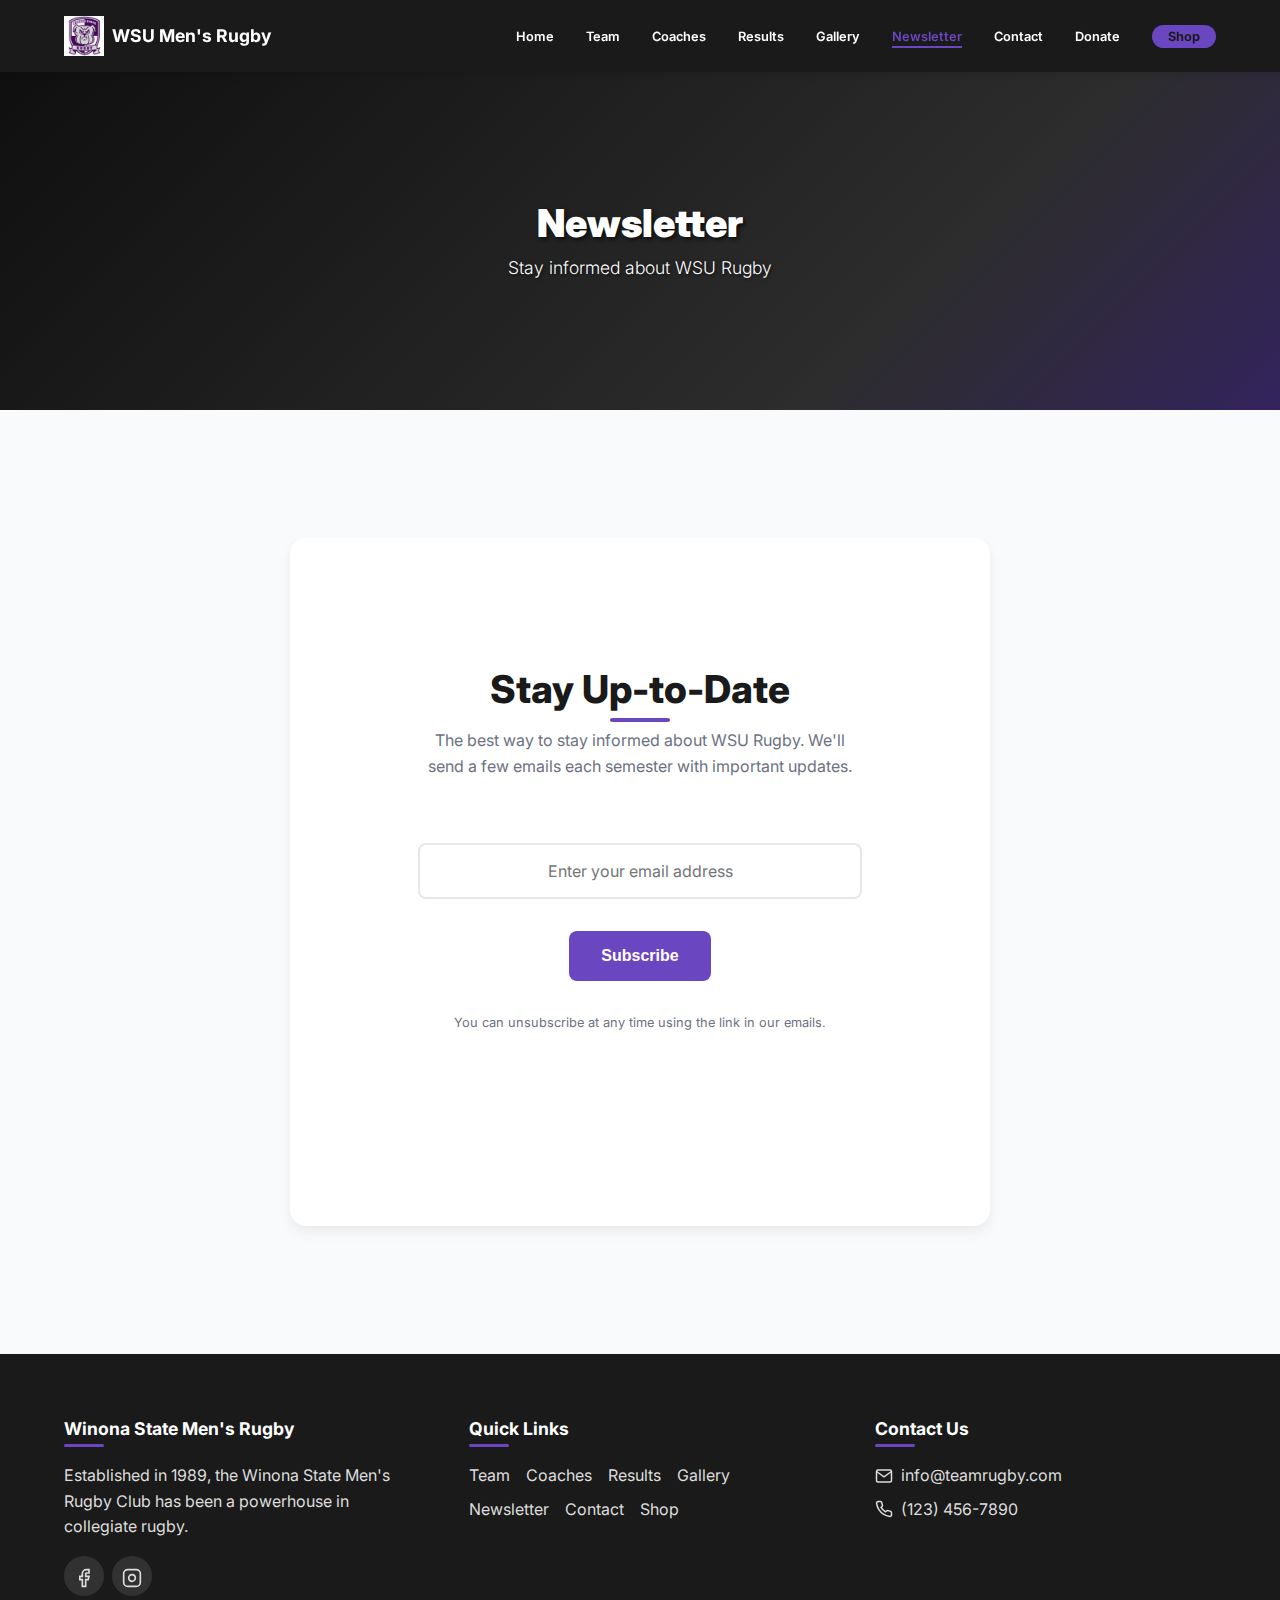
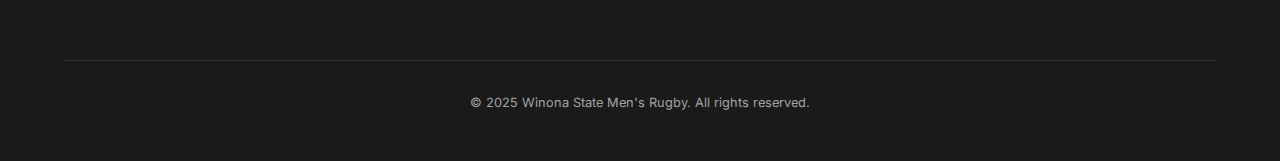
<file: newsletter.html>
<!DOCTYPE html>
<html lang="en">
<head>
    <meta charset="UTF-8">
    <meta name="viewport" content="width=device-width, initial-scale=1.0">
    <title>Newsletter - Winona State Men's Rugby</title>
    <meta name="description" content="Subscribe to the WSU Rugby newsletter for the latest team updates, match results, and exclusive content">
    <link rel="stylesheet" href="css/style.css">
    <link rel="icon" href="images/coat_of_arms_01.png" type="image/png">
    <link rel="preconnect" href="https://fonts.googleapis.com">
    <link rel="preconnect" href="https://fonts.gstatic.com" crossorigin>
    <link href="https://fonts.googleapis.com/css2?family=Inter:wght@300;400;600;700;900&display=swap" rel="stylesheet">
</head>
<body>
    <header>
        <nav class="main-nav">
            <div class="logo">
                <img src="images/coat_of_arms_01.png" alt="WSU Rugby Logo" class="logo-img">
                <h1>WSU Men's Rugby</h1>
            </div>
            <div class="nav-container">
                <button class="mobile-toggle" aria-label="Toggle navigation menu">
                    <span></span>
                    <span></span>
                    <span></span>
                </button>
                <ul class="nav-links">
                    <li><a href="index.html">Home</a></li>
                    <li><a href="team.html">Team</a></li>
                    <li><a href="coaches.html">Coaches</a></li>
                    <li><a href="results.html">Results</a></li>
                    <li><a href="gallery.html">Gallery</a></li>
                    <li><a href="newsletter.html" class="active">Newsletter</a></li>
                    <li><a href="contact.html">Contact</a></li>
                    <li><a href="donate.html">Donate</a></li>
                    <li><a href="https://www.worldrugbyshop.com/collections/winona-state-university" class="shop-link">Shop</a></li>
                </ul>
            </div>
        </nav>
    </header>

    <section class="page-hero">
        <div class="hero-overlay"></div>
        <div class="hero-content">
            <h2>Newsletter</h2>
            <p>Stay informed about WSU Rugby</p>
        </div>
    </section>

    <section class="newsletter-simple">
        <div class="container">
            <div class="newsletter-card">
                <h2>Stay Up-to-Date</h2>
                <p>The best way to stay informed about WSU Rugby. We'll send a few emails each semester with important updates.</p>
                
                <!-- Mailchimp Signup Form -->
                <div id="mc_embed_signup">
                    <form action="https://YOUR_MAILCHIMP_URL_HERE" method="post" id="mc-embedded-subscribe-form" name="mc-embedded-subscribe-form" class="validate simple-form" target="_blank" novalidate>
                        <div id="mc_embed_signup_scroll">
                            <div class="form-group">
                                <input type="email" value="" name="EMAIL" class="required email" id="mce-EMAIL" placeholder="Enter your email address" required>
                            </div>
                            
                            <!-- real people should not fill this in and expect good things -->
                            <div style="position: absolute; left: -5000px;" aria-hidden="true">
                                <input type="text" name="b_YOUR_BOT_PROTECTION_ID_HERE" tabindex="-1" value="">
                            </div>
                            
                            <div class="clear">
                                <input type="submit" value="Subscribe" name="subscribe" id="mc-embedded-subscribe" class="submit-button">
                            </div>
                        </div>
                    </form>
                </div>
                
                <p class="unsubscribe-note">You can unsubscribe at any time using the link in our emails.</p>
            </div>
        </div>
    </section>

    <footer>
        <div class="footer-content">
            <div class="footer-section about">
                <h3>Winona State Men's Rugby</h3>
                <p>Established in 1989, the Winona State Men's Rugby Club has been a powerhouse in collegiate rugby.</p>
                <div class="social-links">
                    <a href="https://www.facebook.com/profile.php?id=100057694658153" class="social-icon" aria-label="Facebook">
                        <svg xmlns="http://www.w3.org/2000/svg" viewBox="0 0 24 24" fill="none" stroke="currentColor" stroke-width="2">
                            <path d="M18 2h-3a5 5 0 0 0-5 5v3H7v4h3v8h4v-8h3l1-4h-4V7a1 1 0 0 1 1-1h3z"></path>
                        </svg>
                    </a>
                    <a href="https://www.instagram.com/p/DJA-CV7ssxN/" class="social-icon" aria-label="Instagram">
                        <svg xmlns="http://www.w3.org/2000/svg" viewBox="0 0 24 24" fill="none" stroke="currentColor" stroke-width="2">
                            <rect x="2" y="2" width="20" height="20" rx="5" ry="5"></rect>
                            <path d="M16 11.37A4 4 0 1 1 12.63 8 4 4 0 0 1 16 11.37z"></path>
                            <line x1="17.5" y1="6.5" x2="17.51" y2="6.5"></line>
                        </svg>
                    </a>
                </div>
            </div>
            <div class="footer-section links">
                <h3>Quick Links</h3>
                <ul>
                    <li><a href="team.html">Team</a></li>
                    <li><a href="coaches.html">Coaches</a></li>
                    <li><a href="results.html">Results</a></li>
                    <li><a href="gallery.html">Gallery</a></li>
                    <li><a href="newsletter.html">Newsletter</a></li>
                    <li><a href="contact.html">Contact</a></li>
                    <li><a href="https://www.worldrugbyshop.com/collections/winona-state-university">Shop</a></li>
                </ul>
            </div>
            <div class="footer-section contact">
                <h3>Contact Us</h3>
                <p>
                    <svg xmlns="http://www.w3.org/2000/svg" viewBox="0 0 24 24" fill="none" stroke="currentColor" stroke-width="2">
                        <path d="M4 4h16c1.1 0 2 .9 2 2v12c0 1.1-.9 2-2 2H4c-1.1 0-2-.9-2-2V6c0-1.1.9-2 2-2z"></path>
                        <polyline points="22,6 12,13 2,6"></polyline>
                    </svg>
                    <span>info@teamrugby.com</span>
                </p>
                <p>
                    <svg xmlns="http://www.w3.org/2000/svg" viewBox="0 0 24 24" fill="none" stroke="currentColor" stroke-width="2">
                        <path d="M22 16.92v3a2 2 0 0 1-2.18 2 19.79 19.79 0 0 1-8.63-3.07 19.5 19.5 0 0 1-6-6 19.79 19.79 0 0 1-3.07-8.67A2 2 0 0 1 4.11 2h3a2 2 0 0 1 2 1.72 12.84 12.84 0 0 0 .7 2.81 2 2 0 0 1-.45 2.11L8.09 9.91a16 16 0 0 0 6 6l1.27-1.27a2 2 0 0 1 2.11-.45 12.84 12.84 0 0 0 2.81.7A2 2 0 0 1 22 16.92z"></path>
                    </svg>
                    <span>(123) 456-7890</span>
                </p>
            </div>
        </div>
        <div class="footer-bottom">
            <p>&copy; 2025 Winona State Men's Rugby. All rights reserved.</p>
        </div>
    </footer>

    <script src="js/main.js"></script>
</body>
</html>
</file>
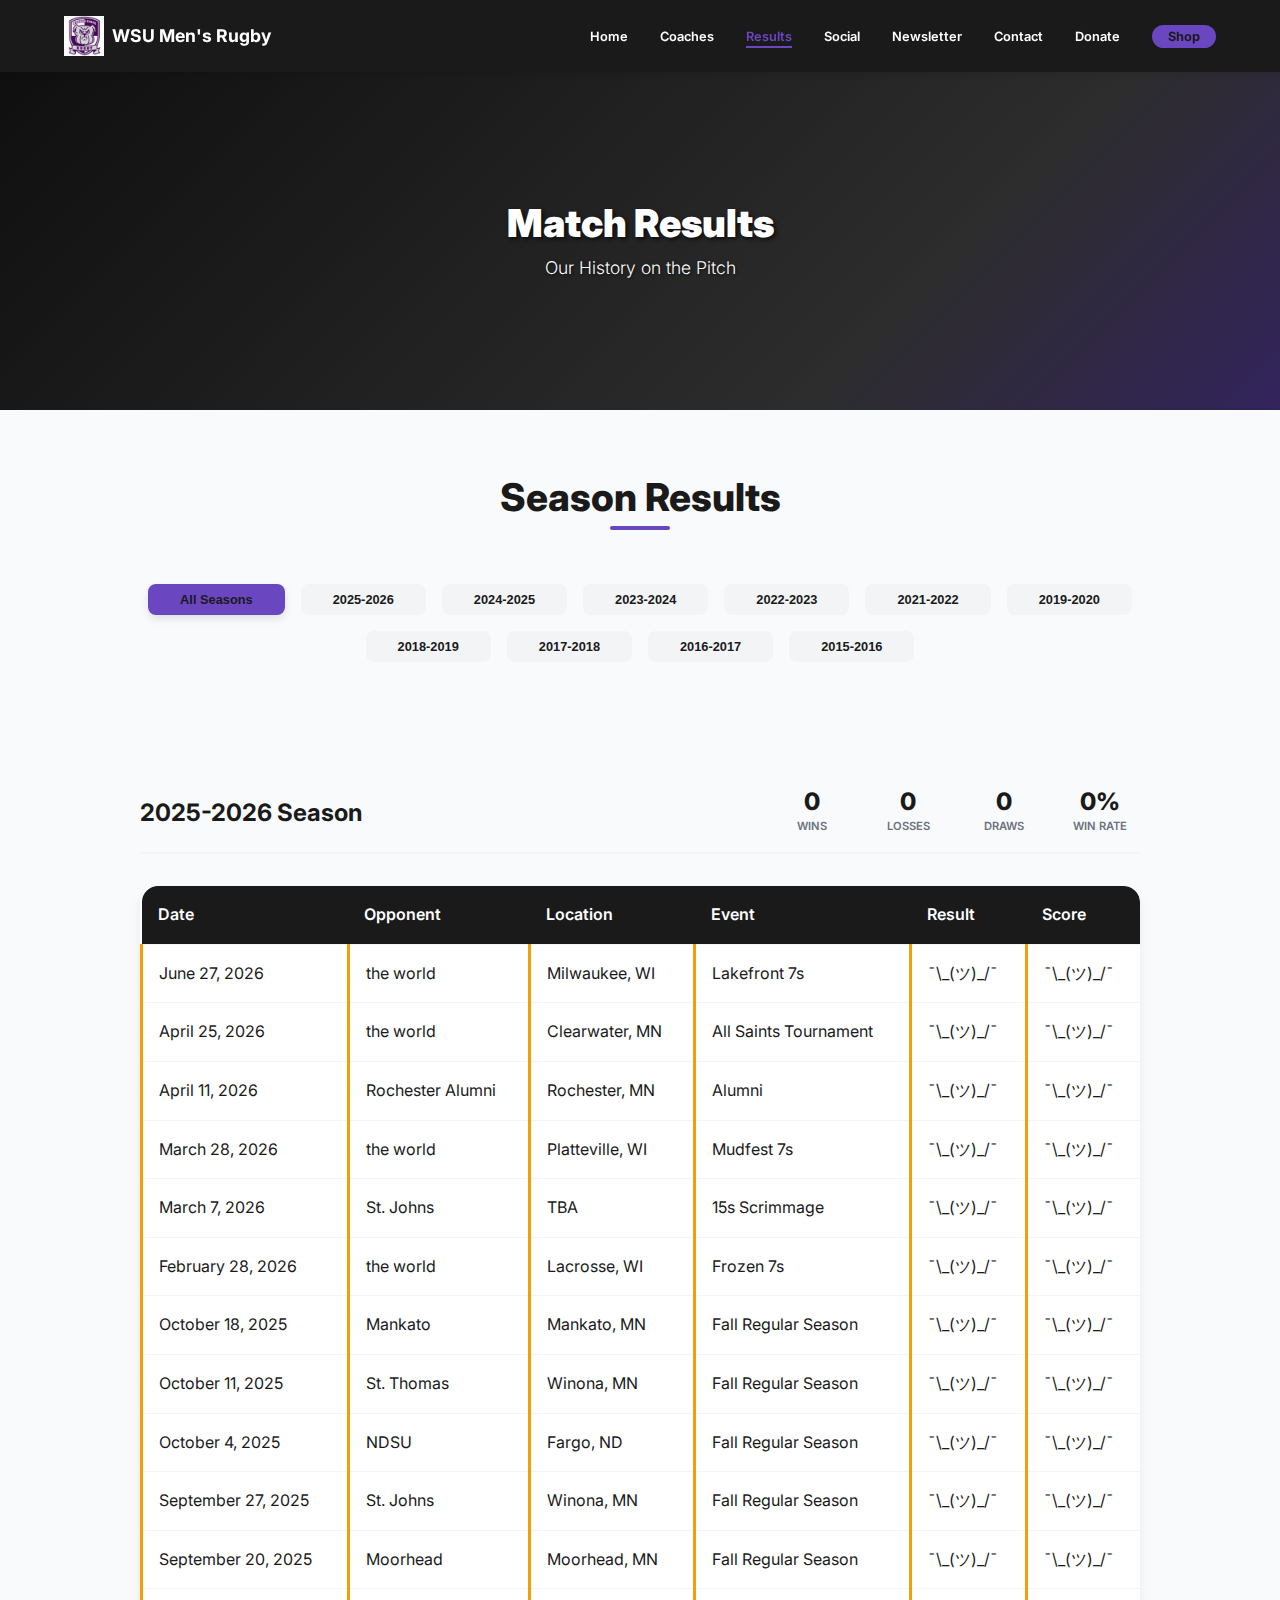
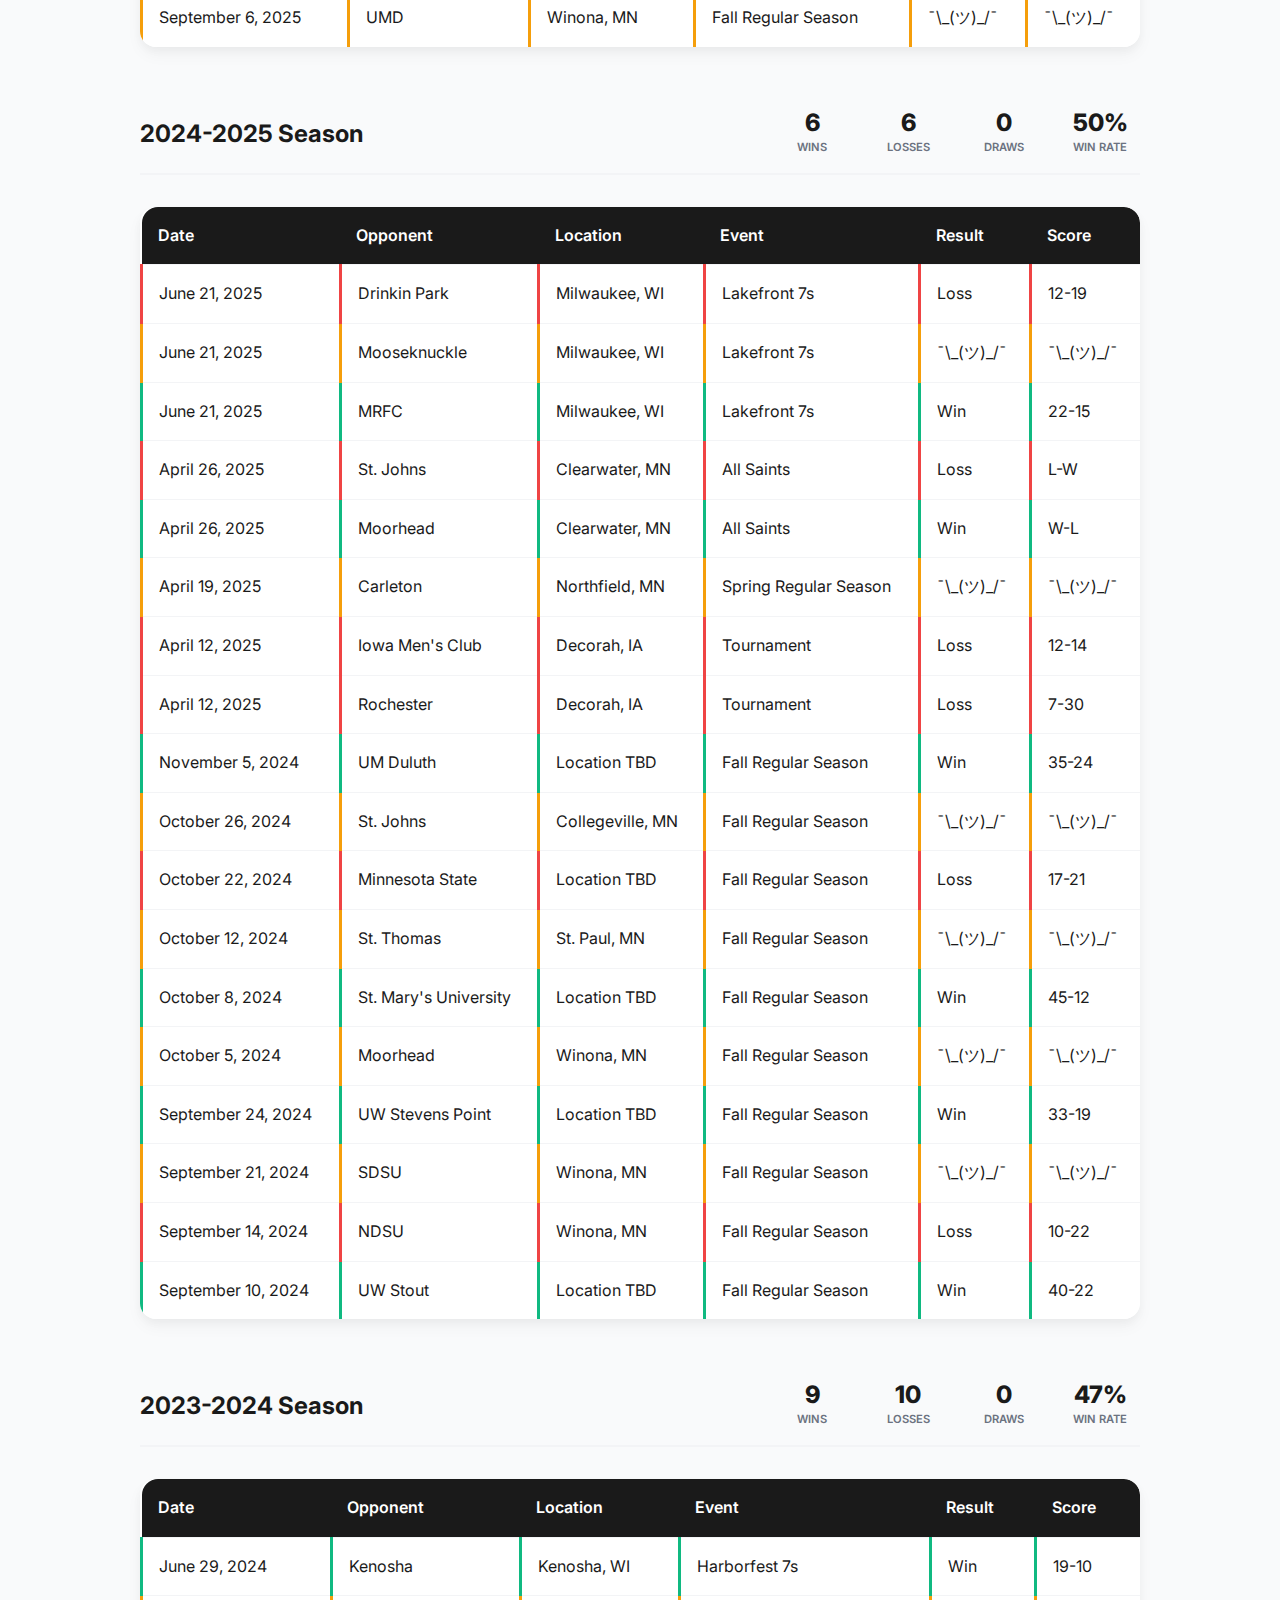
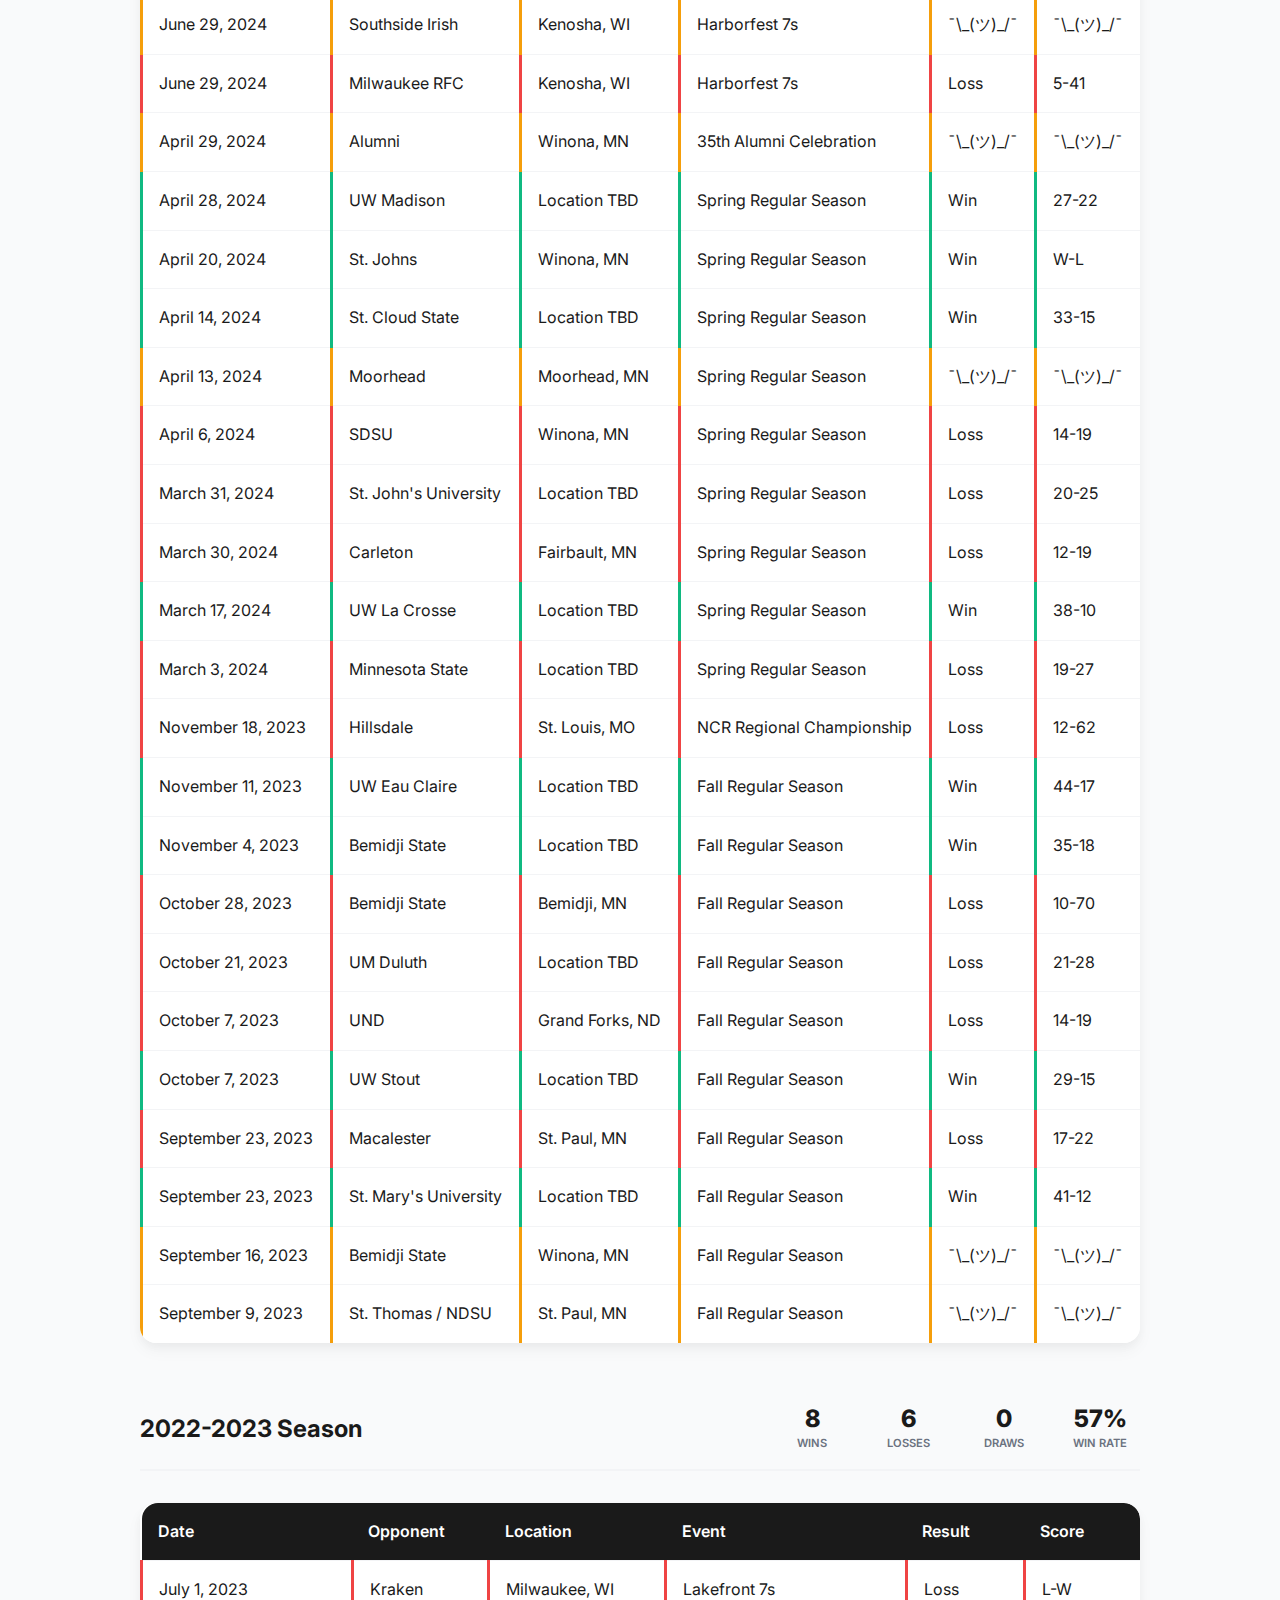
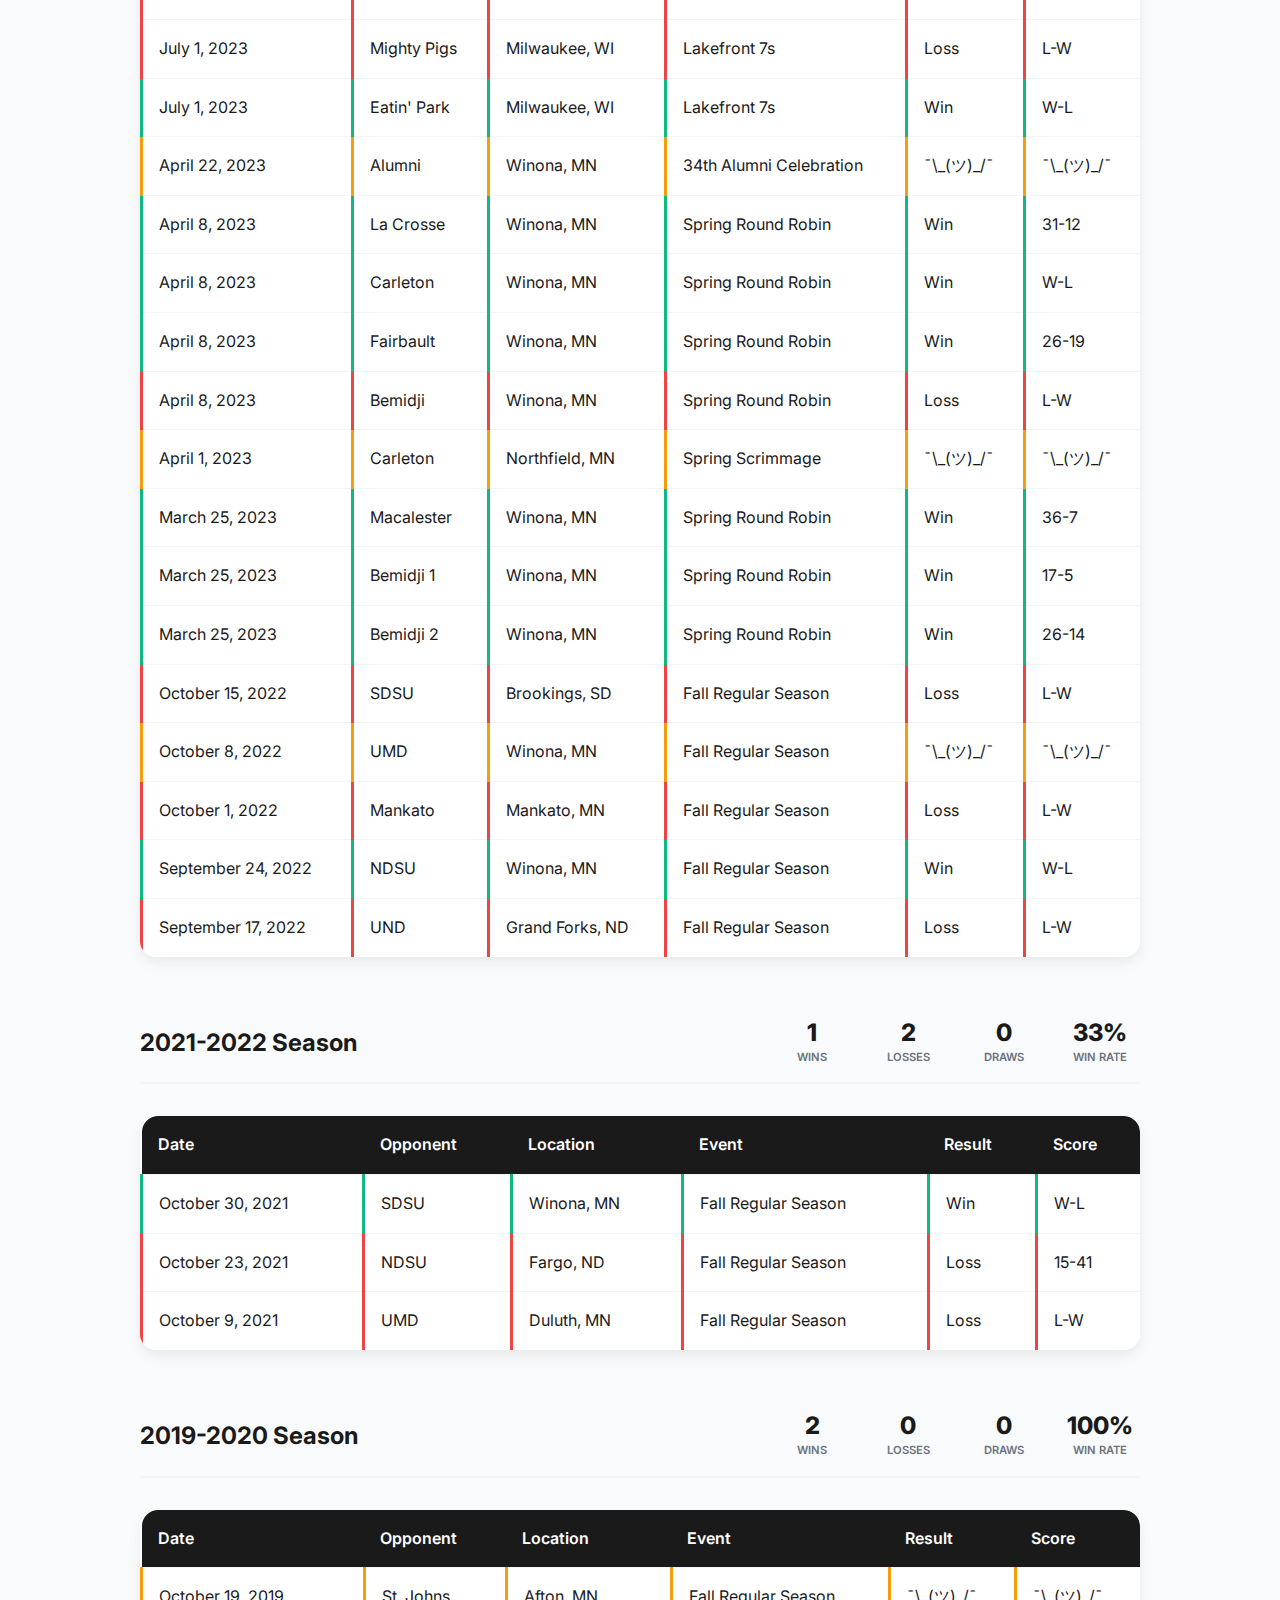
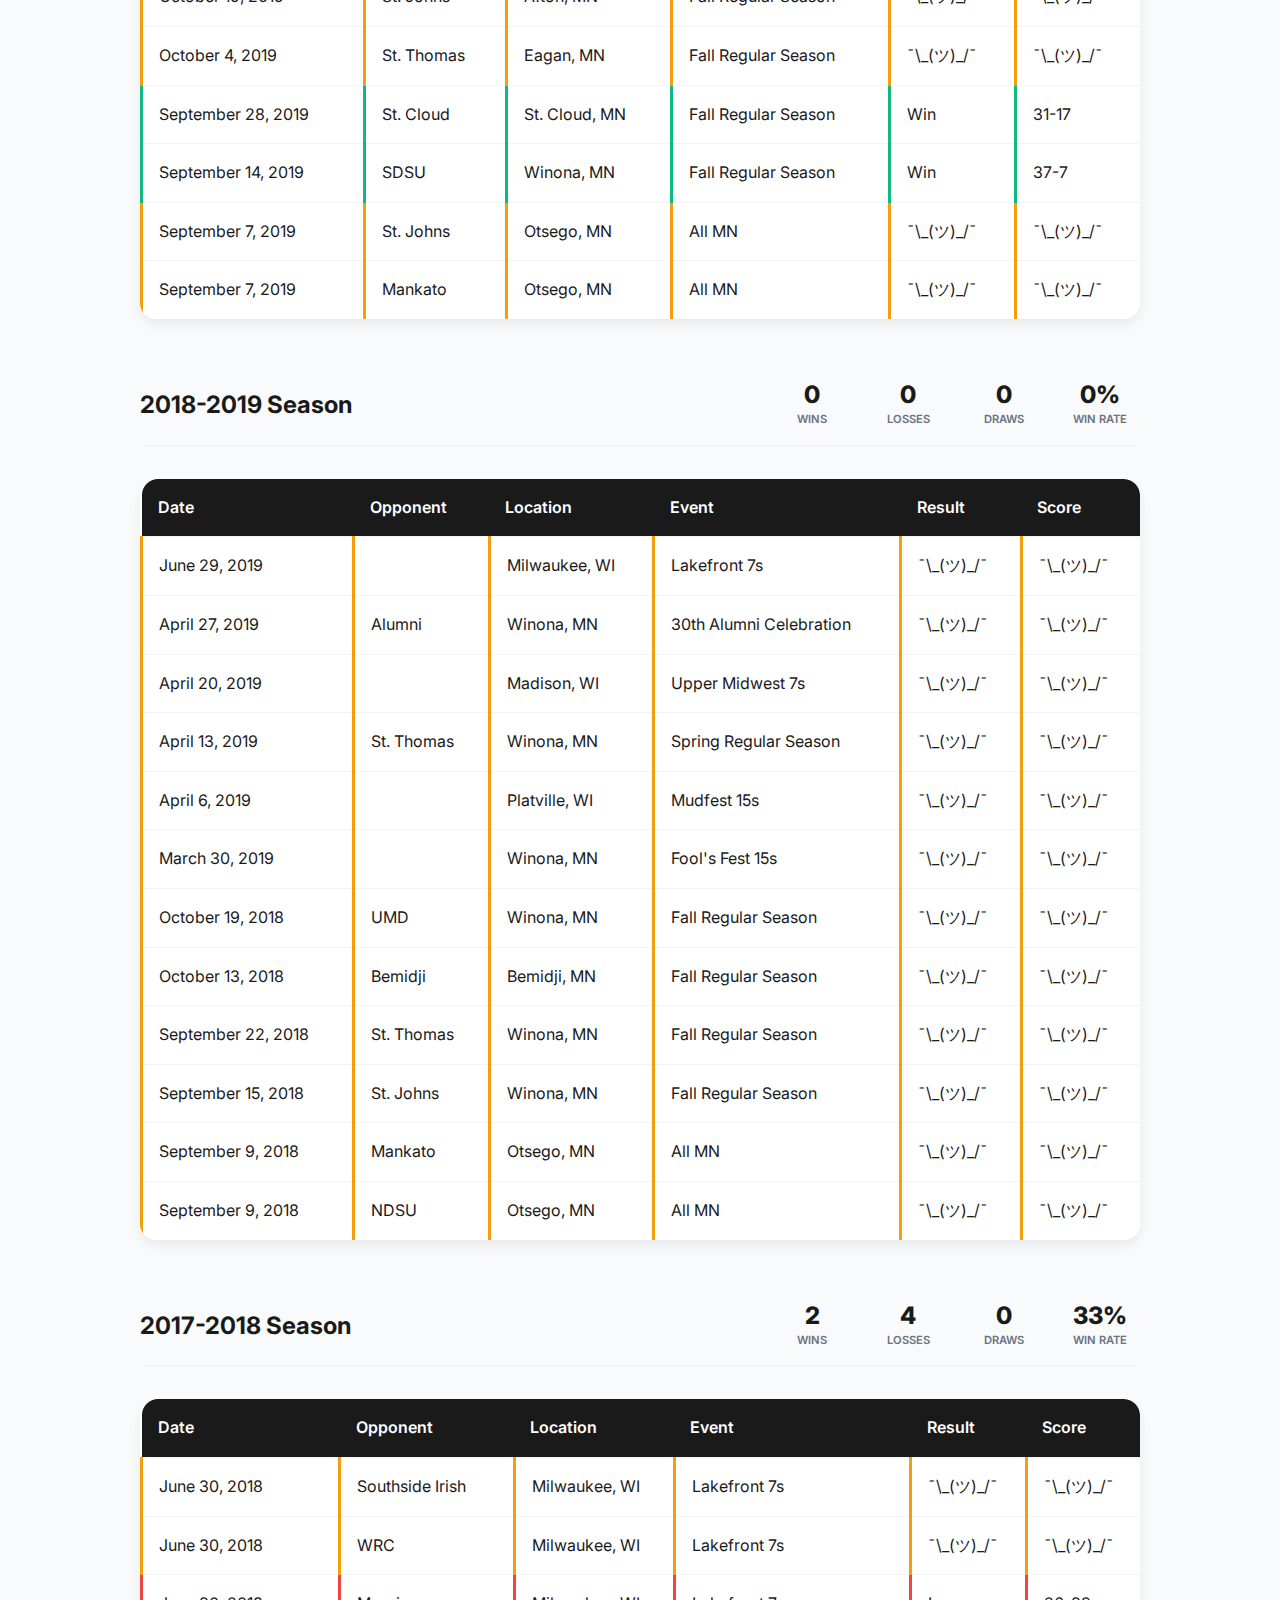
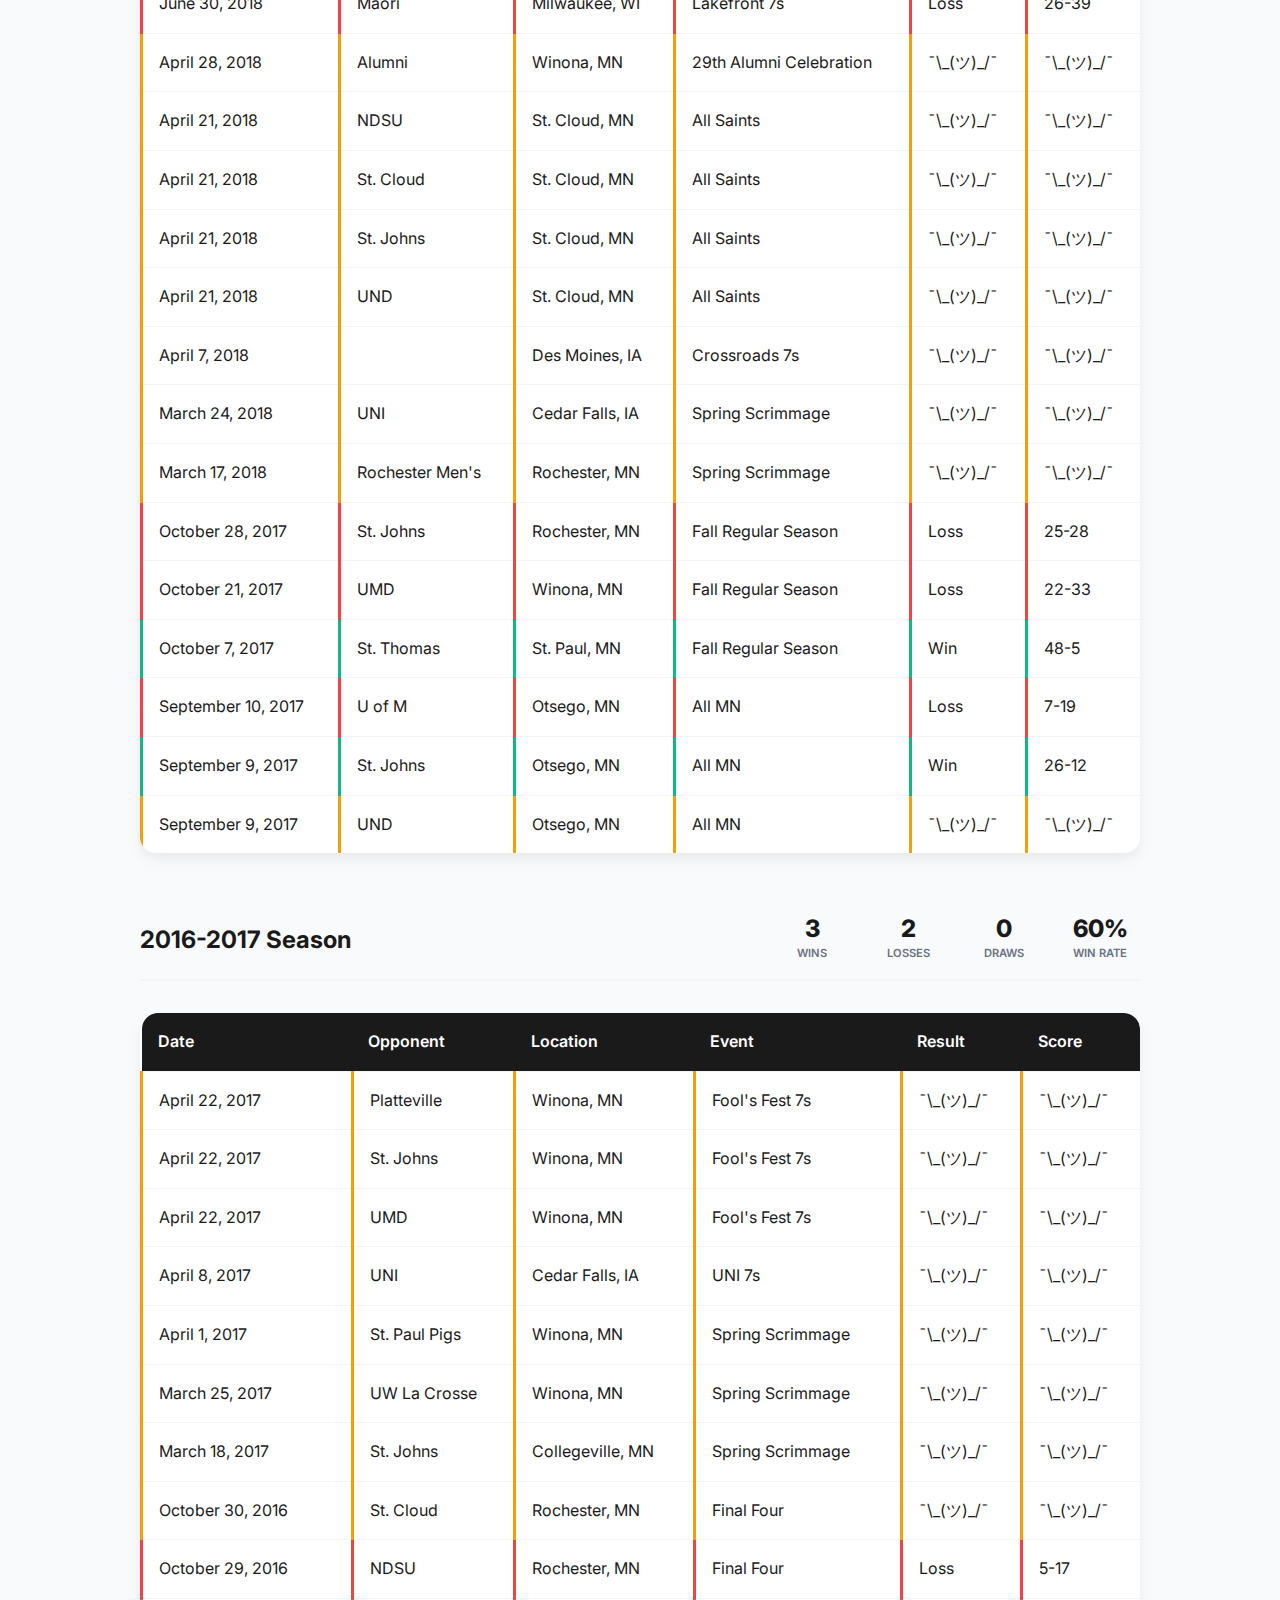
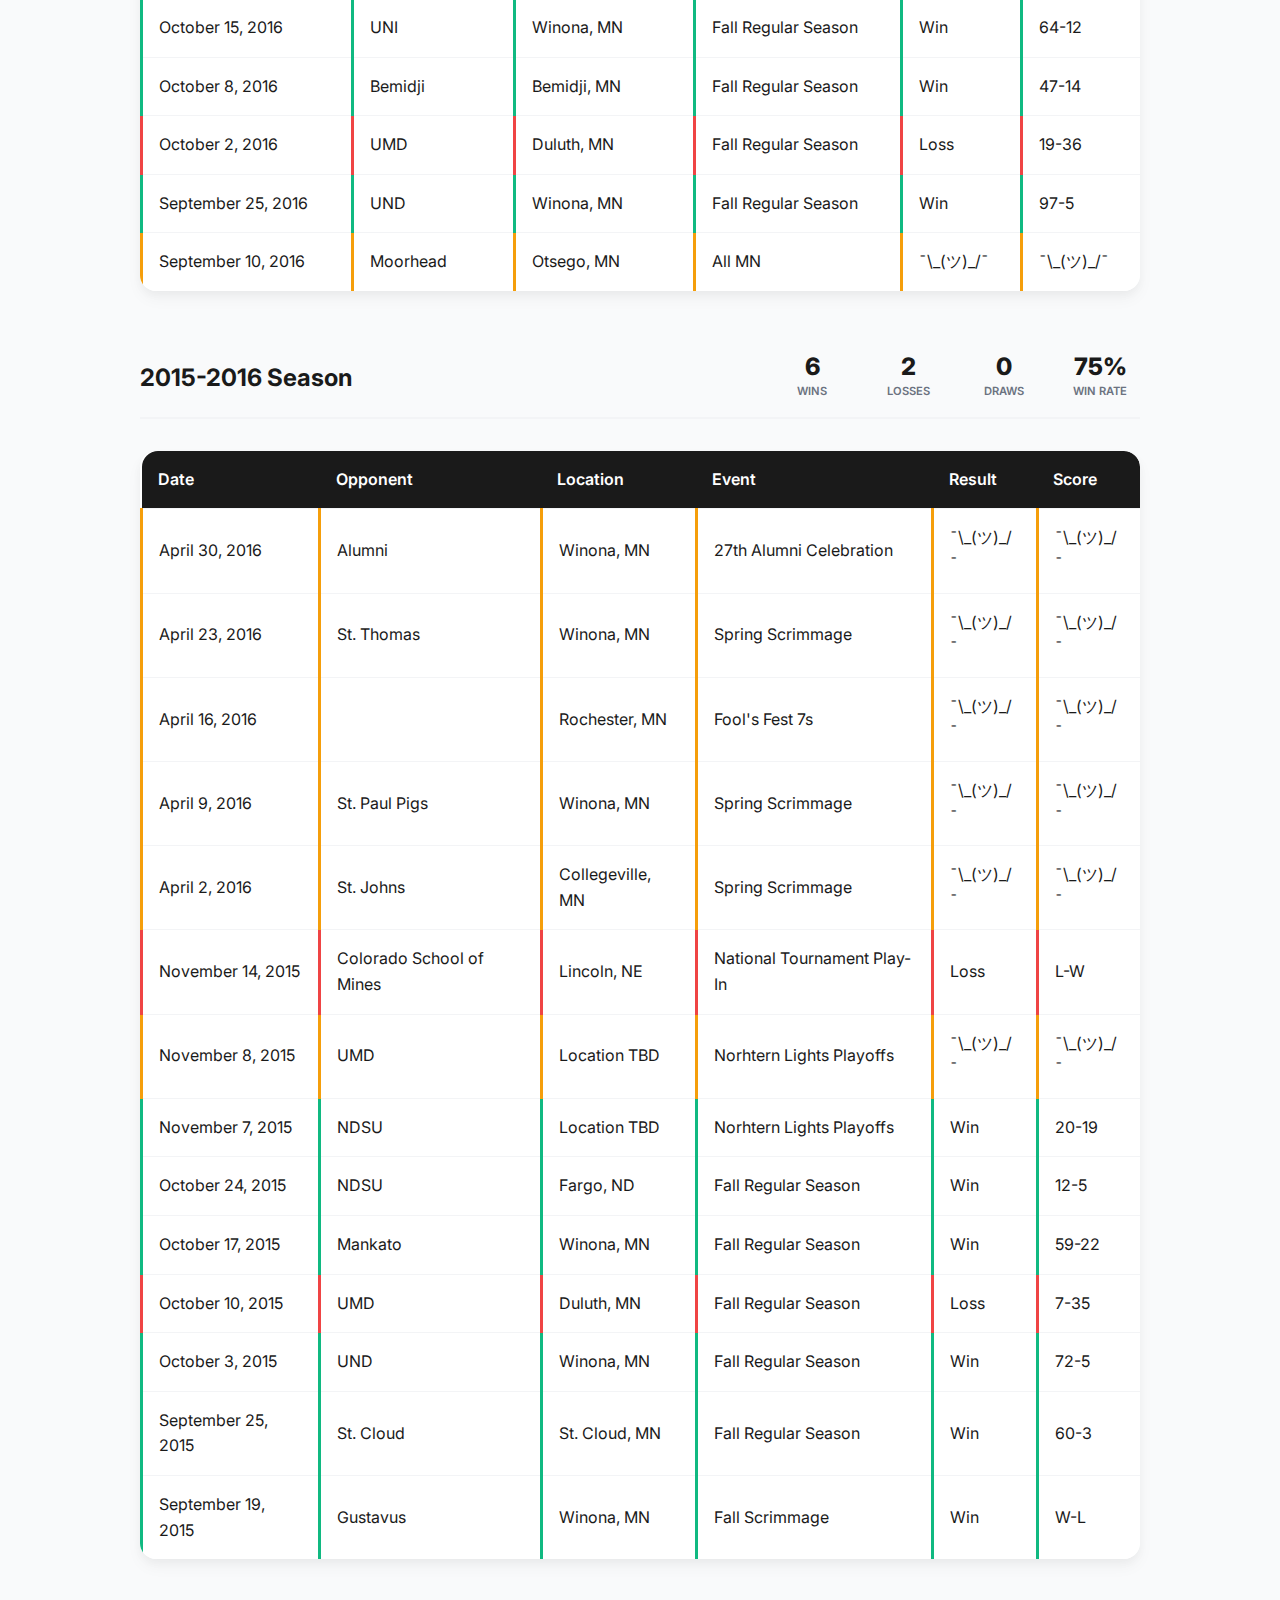
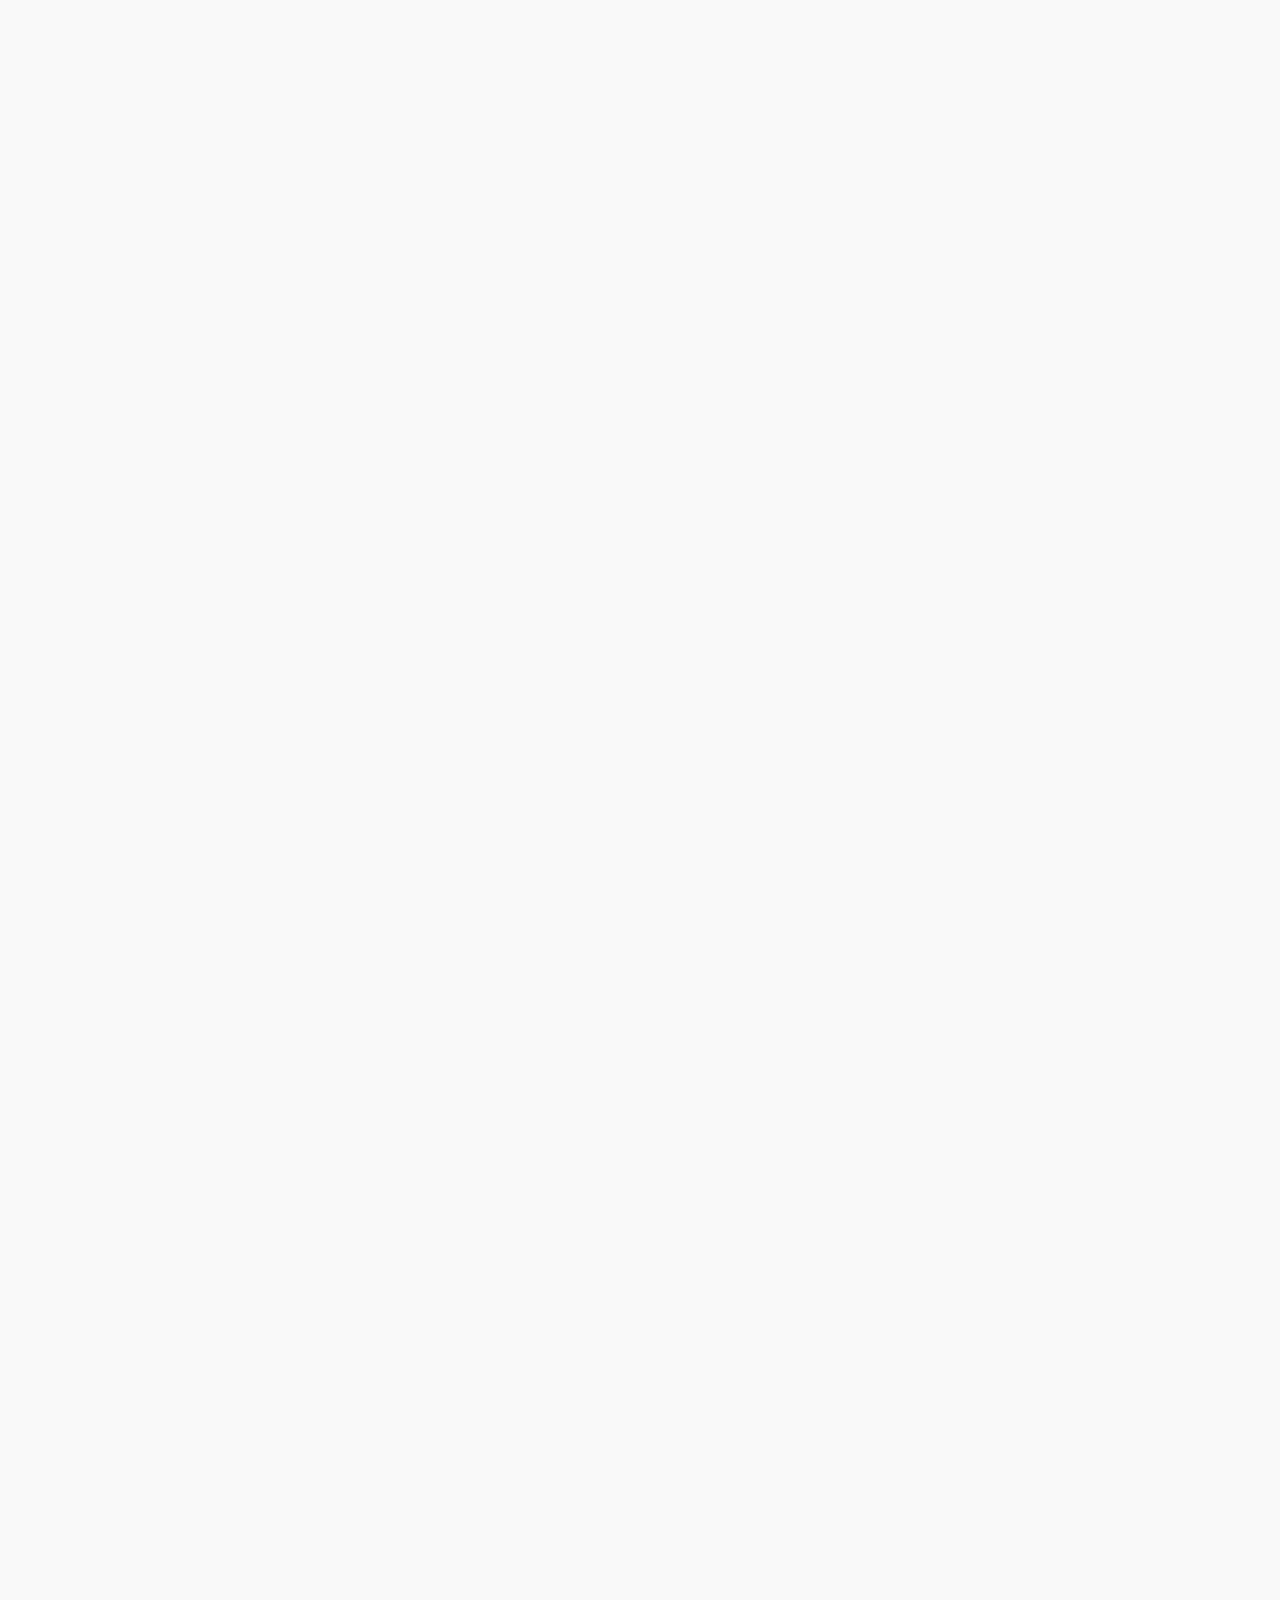
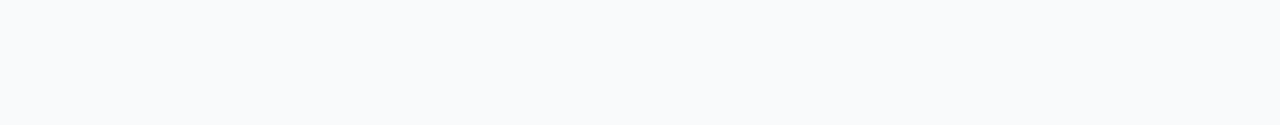
<file: results.html>
<!DOCTYPE html>
<html lang="en">
<head>
    <meta charset="UTF-8">
    <meta name="viewport" content="width=device-width, initial-scale=1.0">
    <title>Match Results | Winona State Men's Rugby</title>
    <meta name="description" content="View past match results and game history for the Winona State University Men's Rugby team">
    <link rel="stylesheet" href="css/style.css">
    <link rel="icon" href="images/coat_of_arms_01.png" type="image/png">
    <link rel="preconnect" href="https://fonts.googleapis.com">
    <link rel="preconnect" href="https://fonts.gstatic.com" crossorigin>
    <link href="https://fonts.googleapis.com/css2?family=Inter:wght@300;400;600;700;900&display=swap" rel="stylesheet">
</head>
<body>
    <header>
        <nav class="main-nav">
            <div class="logo">
                <img src="images/coat_of_arms_01.png" alt="WSU Rugby Logo" class="logo-img">
                <h1>WSU Men's Rugby</h1>
            </div>
            <div class="nav-container">
                <button class="mobile-toggle" aria-label="Toggle navigation menu">
                    <span></span>
                    <span></span>
                    <span></span>
                </button>
                <ul class="nav-links">
                    <li><a href="index.html">Home</a></li>
                    <li><a href="coaches.html">Coaches</a></li>
                    <li><a href="results.html" class="active">Results</a></li>
                    <li><a href="social.html">Social</a></li>
                    <li><a href="newsletter.html">Newsletter</a></li>
                    <li><a href="contact.html">Contact</a></li>
                    <li><a href="donate.html">Donate</a></li>
                    <li><a href="https://www.worldrugbyshop.com/collections/winona-state-university" class="shop-link">Shop</a></li>
                </ul>
            </div>
        </nav>
    </header>

    <section class="page-hero">
        <div class="hero-overlay"></div>
        <div class="hero-content">
            <h2>Match Results</h2>
            <p>Our History on the Pitch</p>
        </div>
    </section>

    <section class="results-filter">
        <div class="container">
            <div class="filter-controls">
                <h2>Season Results</h2>
                <div class="filter-buttons">
                    <!-- Filter buttons will be dynamically generated -->
                </div>
            </div>
        </div>
    </section>

    <section class="results-section">
        <div class="container">
            <div class="loading-message">
                <p>Loading match results...</p>
            </div>
        </div>
    </section>
    
    <section class="championships-section">
        <div class="container">
            <h2>Championship Seasons</h2>
            <div class="championships-grid">
                <div class="championship-card">
                    <div class="championship-year">2022</div>
                    <h3>Minnesota Collegiate Rugby Conference Champions</h3>
                    <p>Defeated St. John's University 27-24 in the final match to secure the title with an overall season record of 9-1-0.</p>
                </div>
                <div class="championship-card">
                    <div class="championship-year">2018</div>
                    <h3>Minnesota Collegiate Rugby Conference Champions</h3>
                    <p>Dominated the conference with a 9-1-0 record, culminating in a 35-17 victory over Minnesota State in the championship match.</p>
                </div>
                <div class="championship-card">
                    <div class="championship-year">2017</div>
                    <h3>Minnesota Collegiate Rugby Conference Champions</h3>
                    <p>Back-to-back championships with an 8-2-0 record, defeating UW La Crosse 29-22 in the final.</p>
                </div>
                <div class="championship-card">
                    <div class="championship-year">2016</div>
                    <h3>Minnesota Collegiate Rugby Conference Champions</h3>
                    <p>Perfect 10-0-0 season culminating in a 32-15 championship win over St. Cloud State.</p>
                </div>
                <div class="championship-card">
                    <div class="championship-year">2014</div>
                    <h3>Northern Lights Tournament Champions</h3>
                    <p>Defeated 6 teams over a weekend tournament to claim the prestigious Northern Lights title.</p>
                </div>
                <div class="championship-card">
                    <div class="championship-year">2013</div>
                    <h3>Minnesota Collegiate Rugby Conference Champions</h3>
                    <p>8-2-0 record with a dominant 41-10 victory in the championship game.</p>
                </div>
            </div>
        </div>
    </section>

    <section class="all-time-records">
        <div class="container">
            <h2>All-Time Records</h2>
            <div class="records-grid">
                <div class="record-item">
                    <div class="record-number">267</div>
                    <div class="record-label">All-Time Wins</div>
                </div>
                <div class="record-item">
                    <div class="record-number">78%</div>
                    <div class="record-label">Win Percentage</div>
                </div>
                <div class="record-item">
                    <div class="record-number">12</div>
                    <div class="record-label">Conference Championships</div>
                </div>
                <div class="record-item">
                    <div class="record-number">5</div>
                    <div class="record-label">Tournament Victories</div>
                </div>
                <div class="record-item">
                    <div class="record-number">10-0</div>
                    <div class="record-label">Best Season (2016)</div>
                </div>
                <div class="record-item">
                    <div class="record-number">67</div>
                    <div class="record-label">Most Points in a Game</div>
                </div>
            </div>
        </div>
    </section>


    <script src="js/main.js"></script>
</body>
</html>
</file>
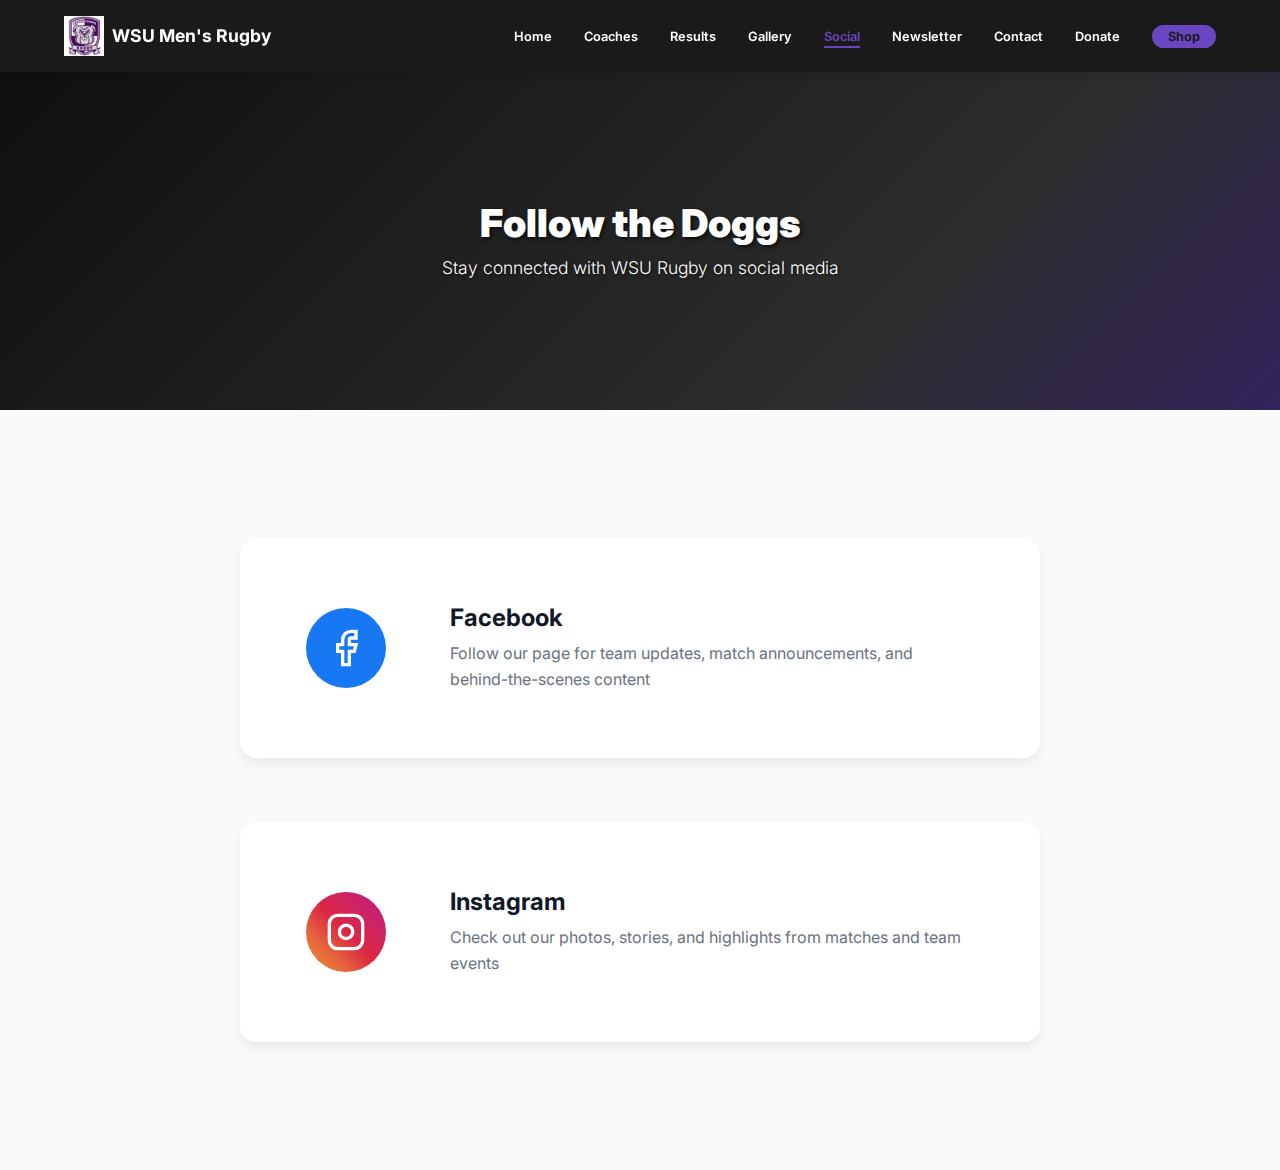
<file: social.html>
<!DOCTYPE html>
<html lang="en">
<head>
    <meta charset="UTF-8">
    <meta name="viewport" content="width=device-width, initial-scale=1.0">
    <title>Social Media | Winona State Men's Rugby</title>
    <meta name="description" content="Follow the Winona State University Men's Rugby team on social media">
    <link rel="stylesheet" href="css/style.css">
    <link rel="icon" href="images/coat_of_arms_01.png" type="image/png">
    <link rel="preconnect" href="https://fonts.googleapis.com">
    <link rel="preconnect" href="https://fonts.gstatic.com" crossorigin>
    <link href="https://fonts.googleapis.com/css2?family=Inter:wght@300;400;600;700;900&display=swap" rel="stylesheet">
</head>
<body>
    <header>
        <nav class="main-nav">
            <div class="logo">
                <img src="images/coat_of_arms_01.png" alt="WSU Rugby Logo" class="logo-img">
                <h1>WSU Men's Rugby</h1>
            </div>
            <div class="nav-container">
                <button class="mobile-toggle" aria-label="Toggle navigation menu">
                    <span></span>
                    <span></span>
                    <span></span>
                </button>
                <ul class="nav-links">
                    <li><a href="index.html">Home</a></li>
                    <li><a href="coaches.html">Coaches</a></li>
                    <li><a href="results.html">Results</a></li>
                    <li><a href="gallery.html">Gallery</a></li>
                    <li><a href="social.html" class="active">Social</a></li>
                    <li><a href="newsletter.html">Newsletter</a></li>
                    <li><a href="contact.html">Contact</a></li>
                    <li><a href="donate.html">Donate</a></li>
                    <li><a href="https://www.worldrugbyshop.com/collections/winona-state-university" class="shop-link">Shop</a></li>
                </ul>
            </div>
        </nav>
    </header>

    <section class="page-hero">
        <div class="hero-overlay"></div>
        <div class="hero-content">
            <h2>Follow the Doggs</h2>
            <p>Stay connected with WSU Rugby on social media</p>
        </div>
    </section>

    <section class="social-media-section">
        <div class="container">
            <div class="social-buttons-container">
                <a href="https://www.facebook.com/profile.php?id=100057694658153" class="social-media-button facebook" target="_blank" rel="noopener noreferrer">
                    <div class="social-icon-large">
                        <svg xmlns="http://www.w3.org/2000/svg" viewBox="0 0 24 24" fill="none" stroke="currentColor" stroke-width="2">
                            <path d="M18 2h-3a5 5 0 0 0-5 5v3H7v4h3v8h4v-8h3l1-4h-4V7a1 1 0 0 1 1-1h3z"></path>
                        </svg>
                    </div>
                    <div class="social-content">
                        <h3>Facebook</h3>
                        <p>Follow our page for team updates, match announcements, and behind-the-scenes content</p>
                    </div>
                </a>

                <a href="https://www.instagram.com/winonastatemensrugby" class="social-media-button instagram" target="_blank" rel="noopener noreferrer">
                    <div class="social-icon-large">
                        <svg xmlns="http://www.w3.org/2000/svg" viewBox="0 0 24 24" fill="none" stroke="currentColor" stroke-width="2">
                            <rect x="2" y="2" width="20" height="20" rx="5" ry="5"></rect>
                            <path d="M16 11.37A4 4 0 1 1 12.63 8 4 4 0 0 1 16 11.37z"></path>
                            <line x1="17.5" y1="6.5" x2="17.51" y2="6.5"></line>
                        </svg>
                    </div>
                    <div class="social-content">
                        <h3>Instagram</h3>
                        <p>Check out our photos, stories, and highlights from matches and team events</p>
                    </div>
                </a>
            </div>
        </div>
    </section>

    <script src="js/main.js"></script>
</body>
</html>
</file>
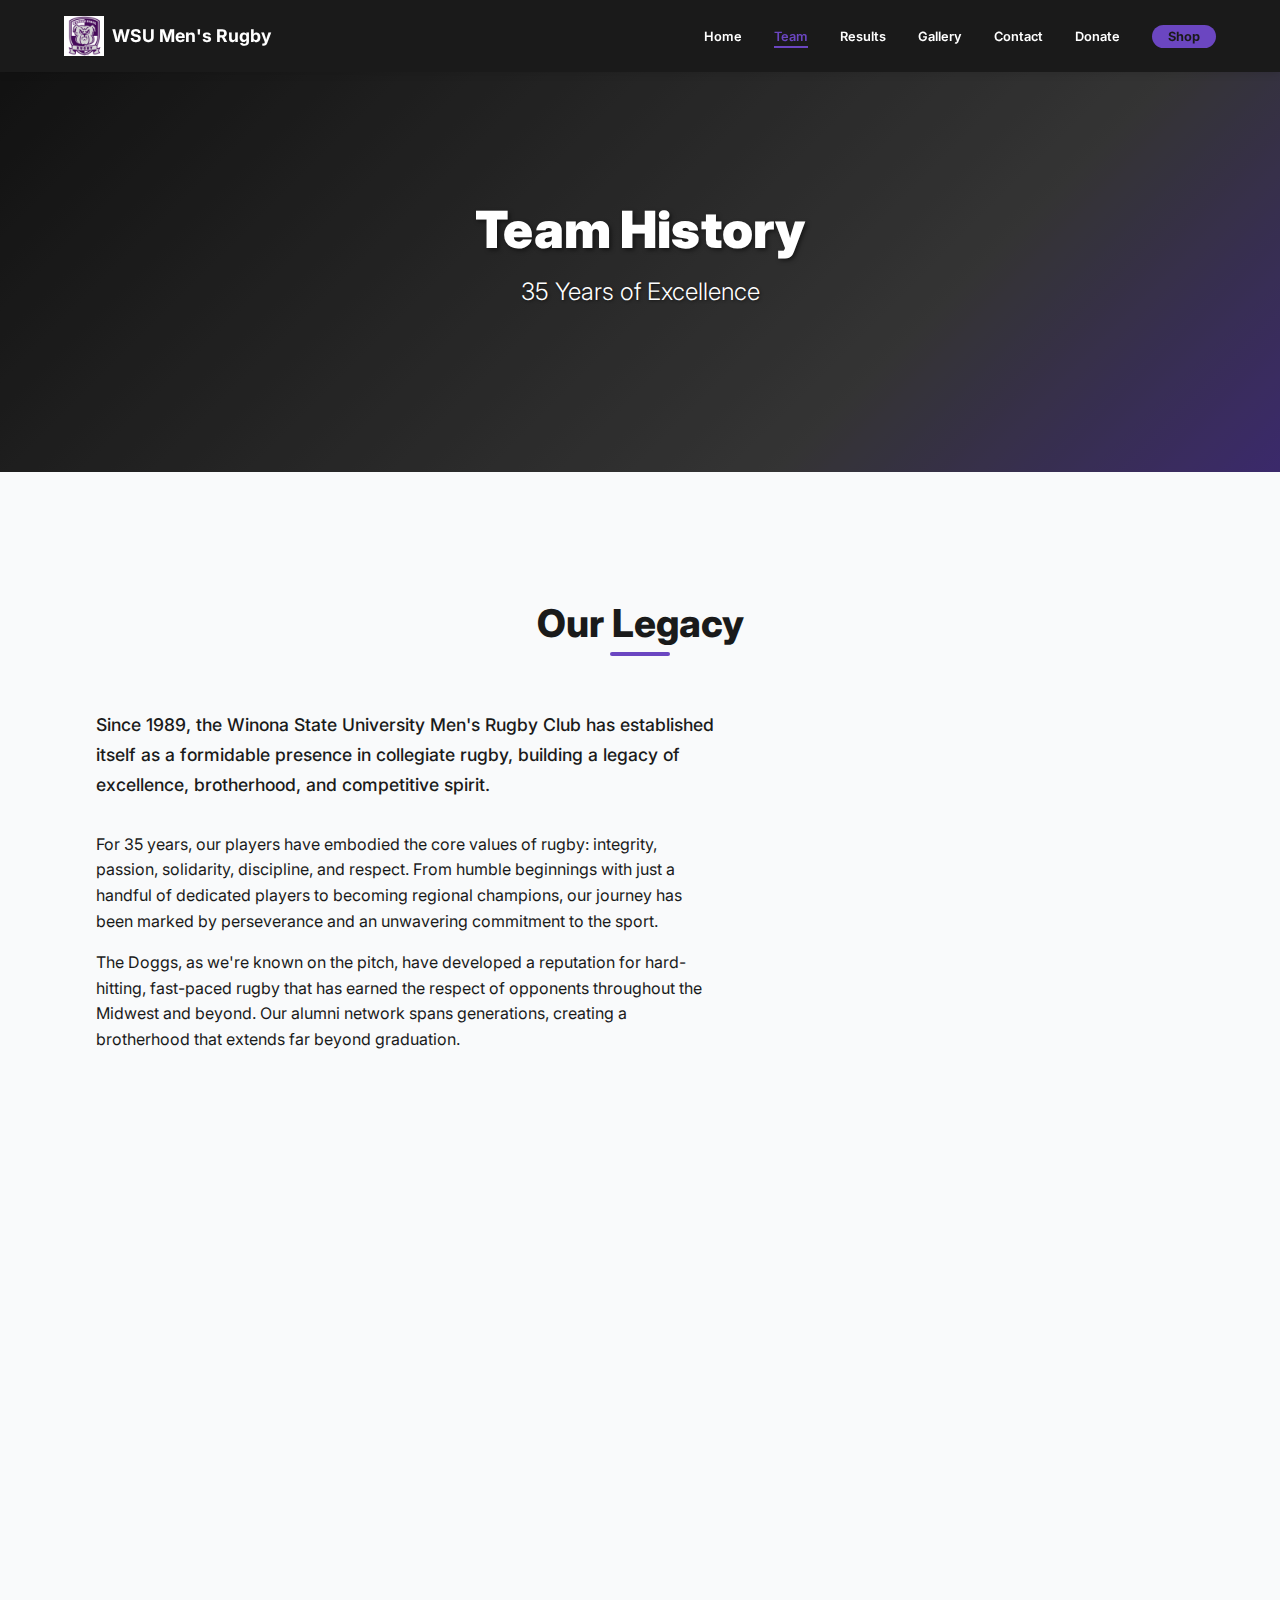
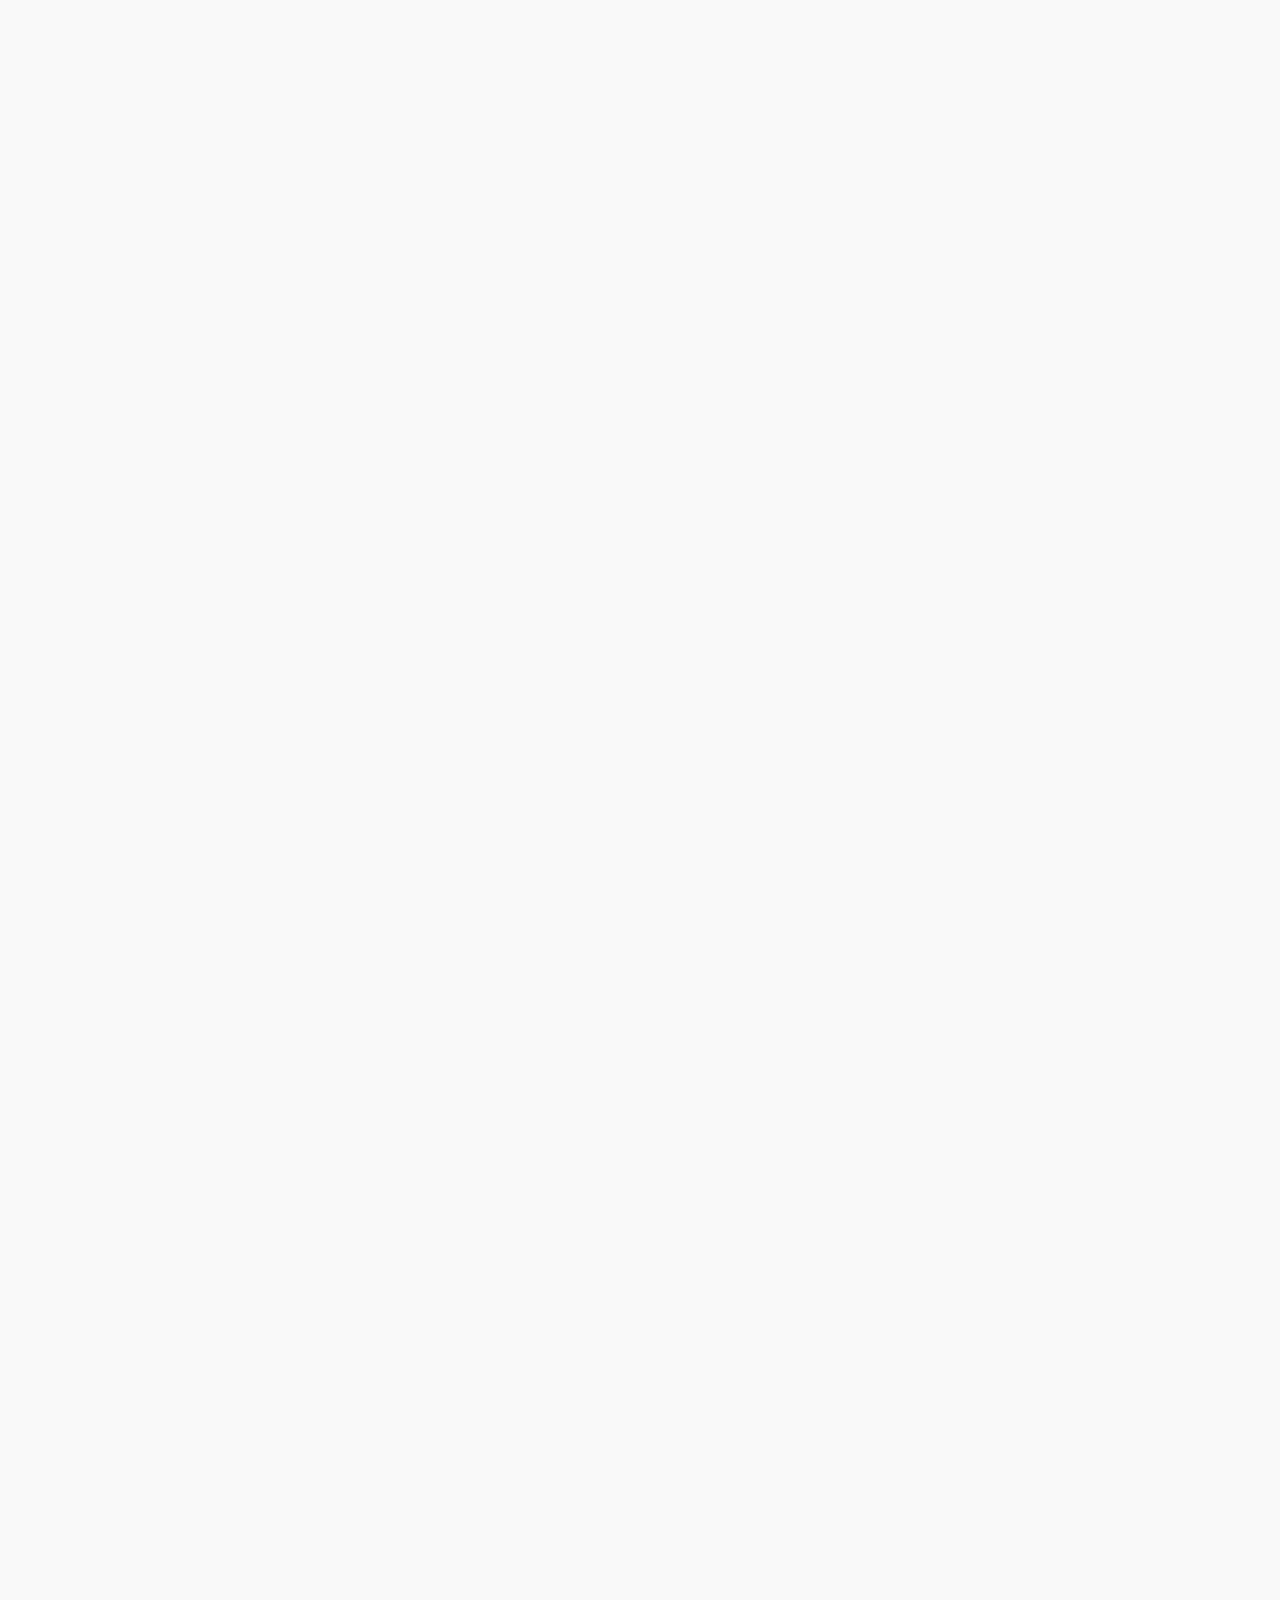
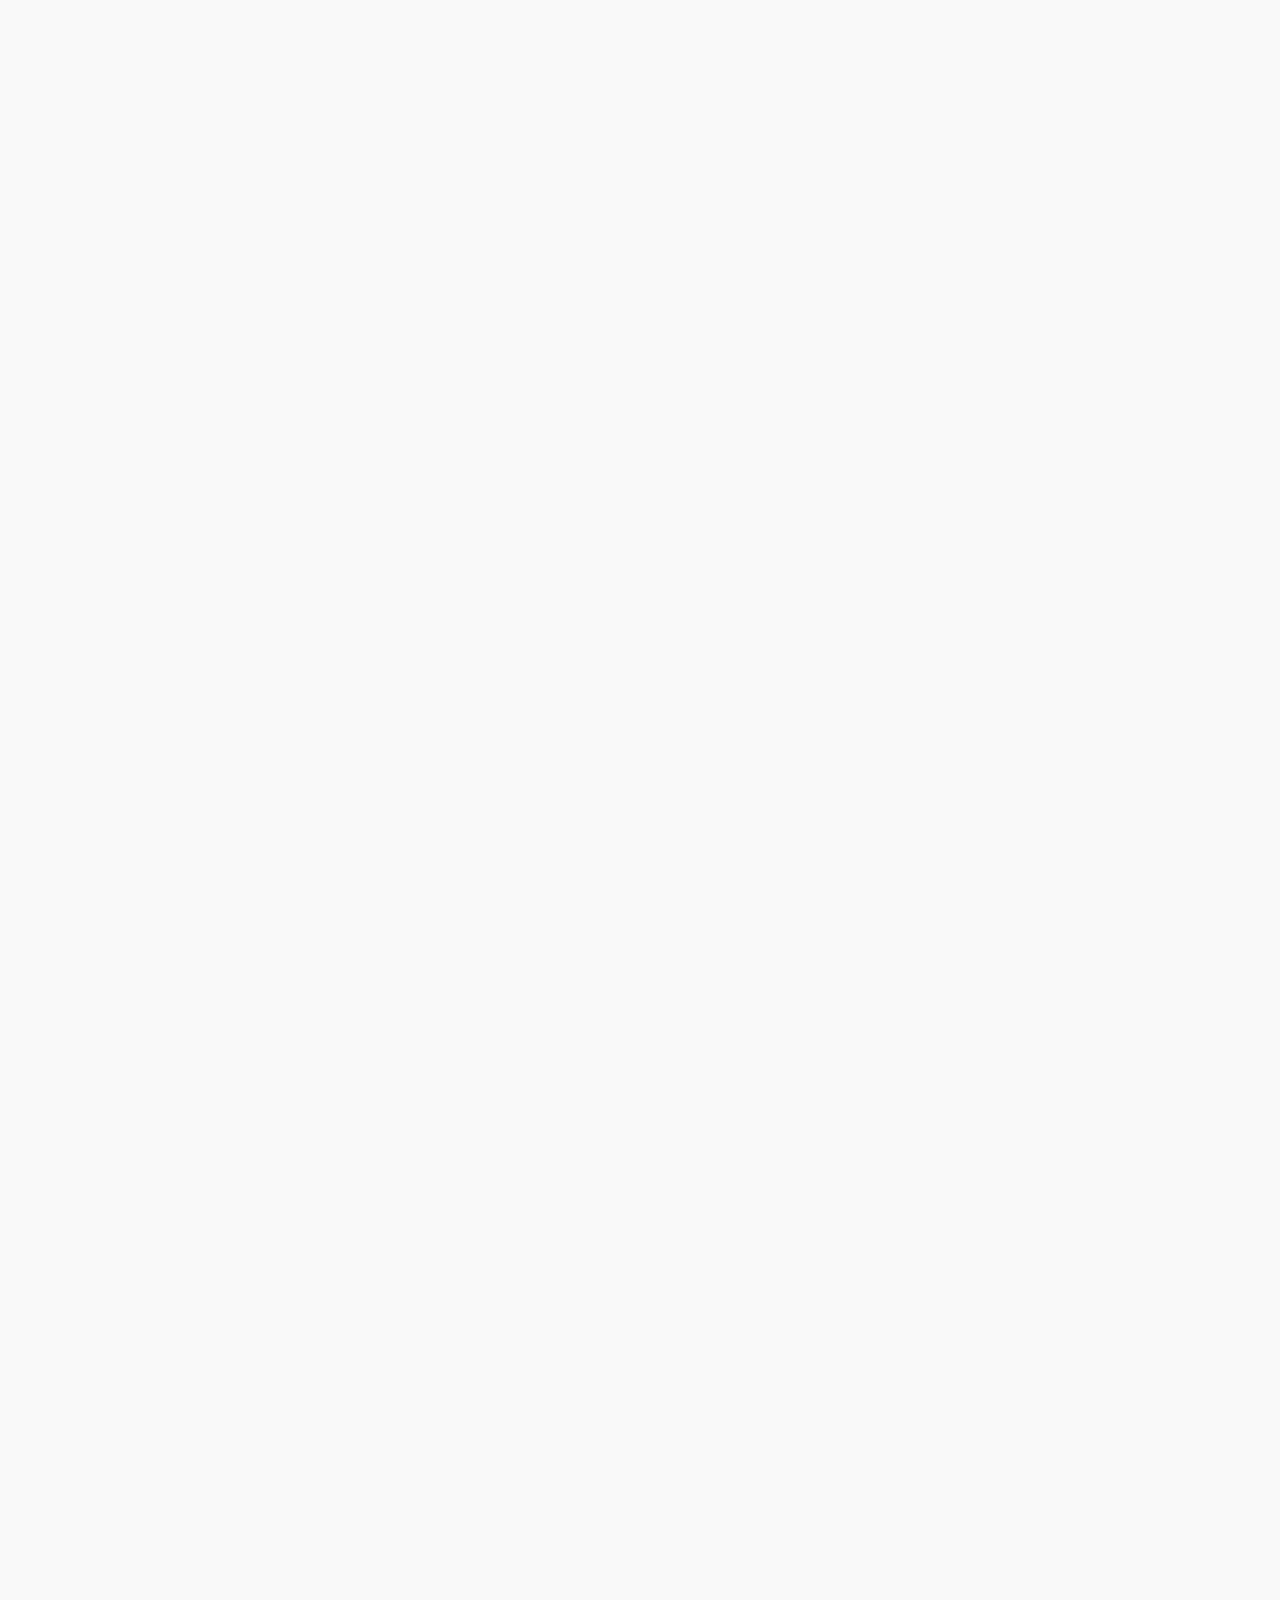
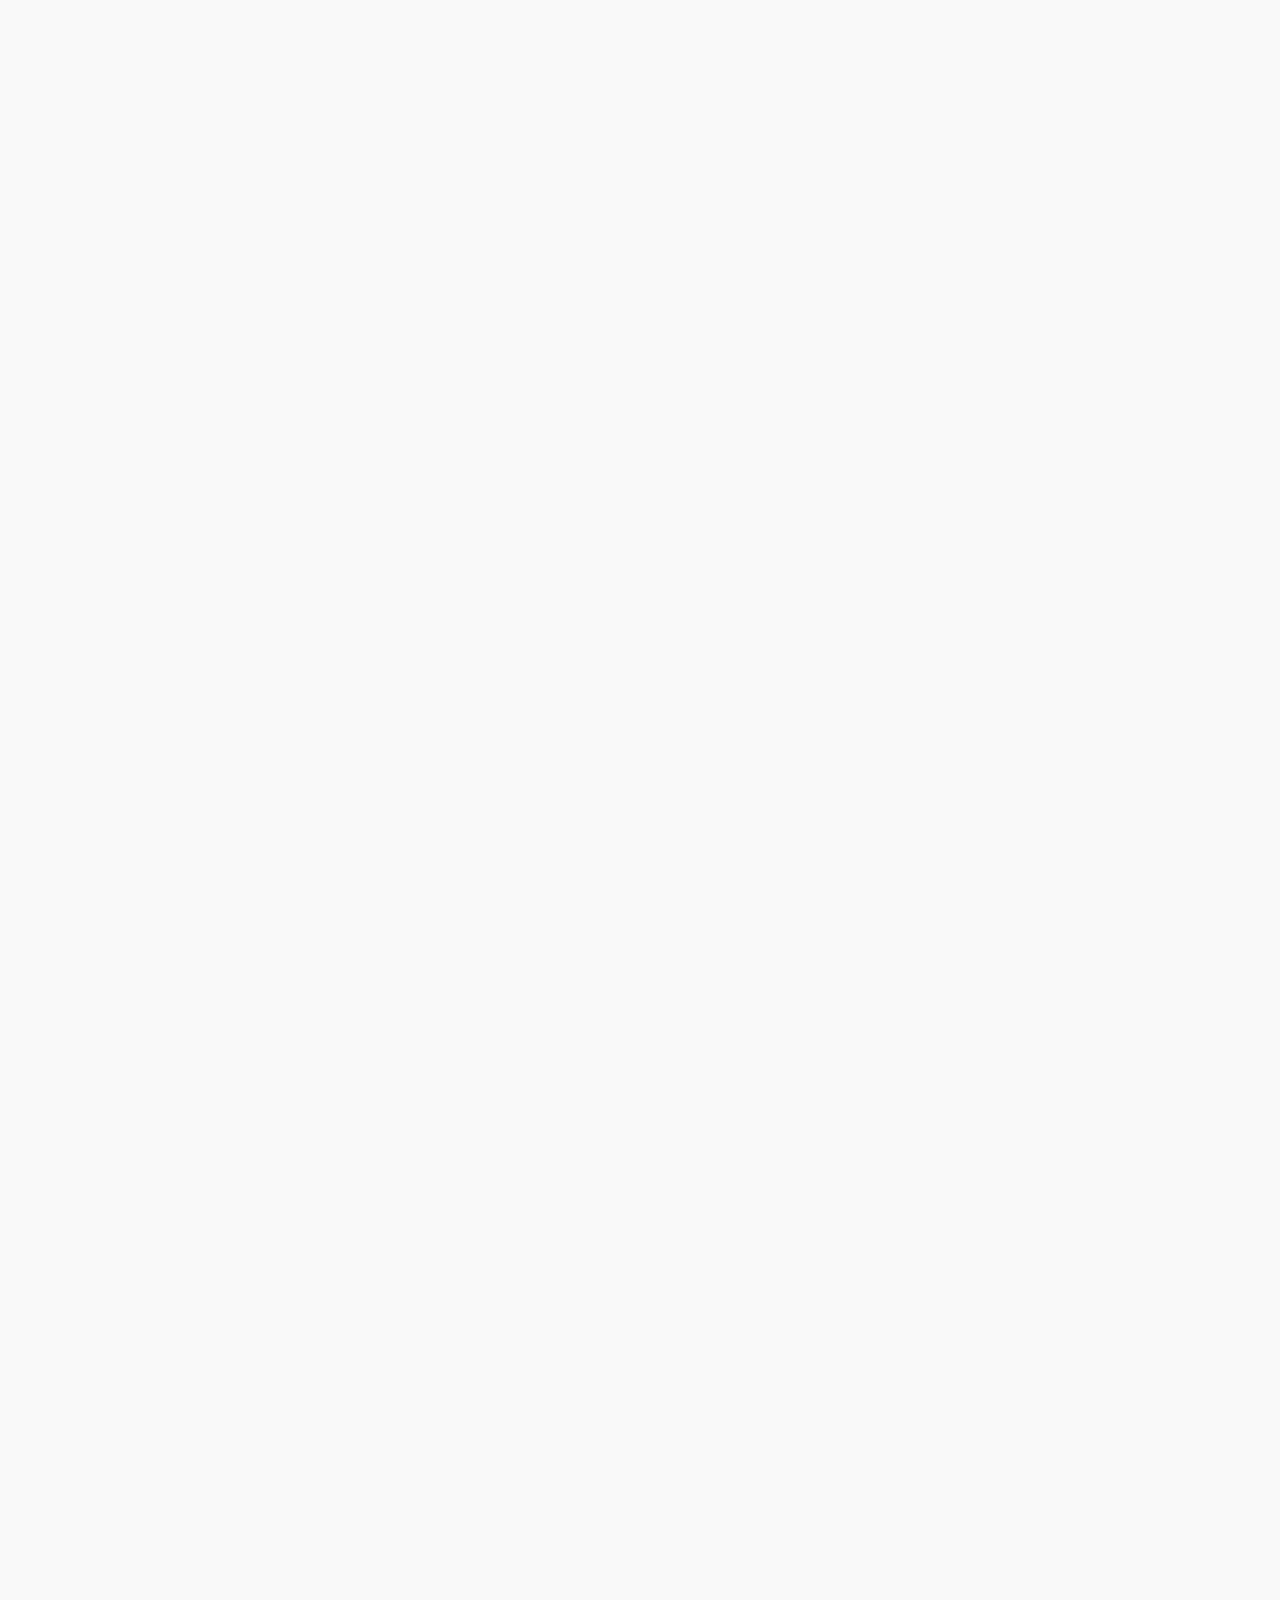
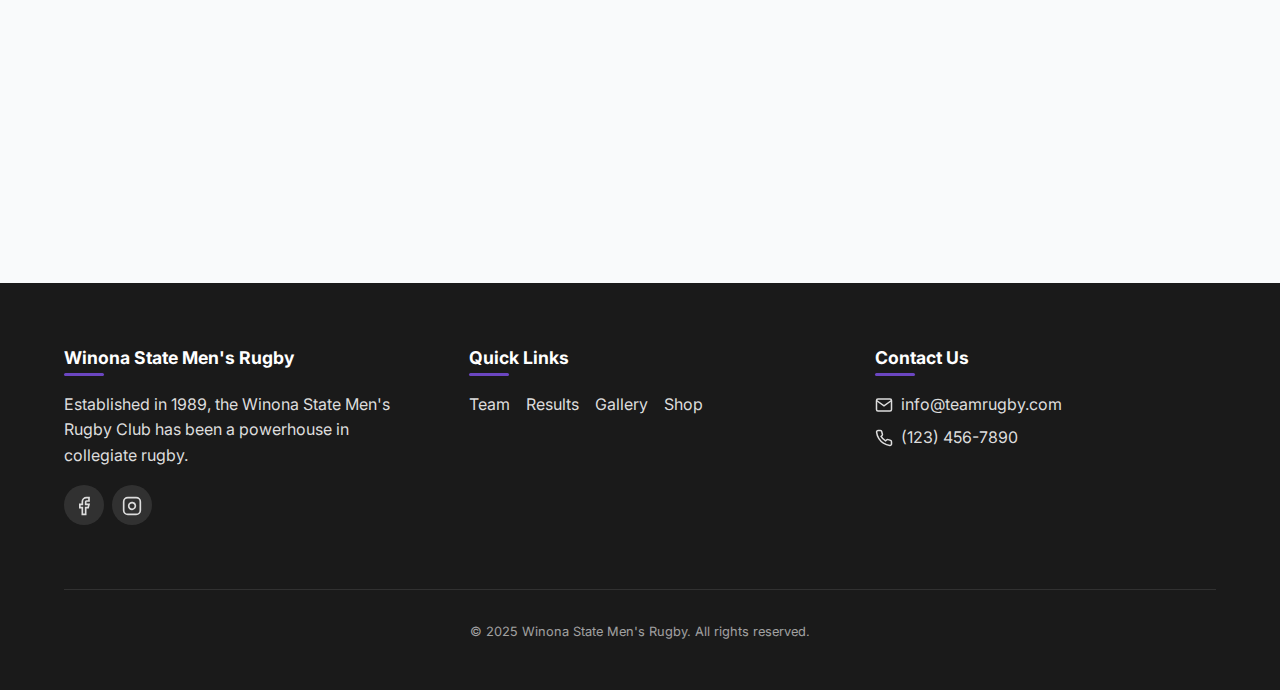
<file: team.html>
<!DOCTYPE html>
<html lang="en">
<head>
    <meta charset="UTF-8">
    <meta name="viewport" content="width=device-width, initial-scale=1.0">
    <title>Team History | Winona State Men's Rugby</title>
    <meta name="description" content="Explore the illustrious 35-year history of Winona State University Men's Rugby team">
    <link rel="stylesheet" href="css/style.css">
    <link rel="icon" href="images/coat_of_arms_01.png" type="image/png">
    <link rel="preconnect" href="https://fonts.googleapis.com">
    <link rel="preconnect" href="https://fonts.gstatic.com" crossorigin>
    <link href="https://fonts.googleapis.com/css2?family=Inter:wght@300;400;600;700;900&display=swap" rel="stylesheet">
</head>
<body>
    <header>
        <nav class="main-nav">
            <div class="logo">
                <img src="images/coat_of_arms_01.png" alt="WSU Rugby Logo" class="logo-img">
                <h1>WSU Men's Rugby</h1>
            </div>
            <div class="nav-container">
                <button class="mobile-toggle" aria-label="Toggle navigation menu">
                    <span></span>
                    <span></span>
                    <span></span>
                </button>
                <ul class="nav-links">
                    <li><a href="index.html">Home</a></li>
                    <li><a href="team.html" class="active">Team</a></li>
                    <li><a href="results.html">Results</a></li>
                    <li><a href="https://www.instagram.com/p/DJA-CV7ssxN/">Gallery</a></li>
                    <li><a href="contact.html">Contact</a></li>
                    <li><a href="donate.html">Donate</a></li>
                    <li><a href="https://www.worldrugbyshop.com/collections/winona-state-university" class="shop-link">Shop</a></li>
                </ul>
            </div>
            <!-- Dark mode toggle removed -->
        </nav>
    </header>

    <section class="hero team-hero">
        <div class="hero-overlay"></div>
        <div class="hero-content">
            <h2>Team History</h2>
            <p>35 Years of Excellence</p>
        </div>
    </section>

    <section class="team-intro">
        <div class="container">
            <h2>Our Legacy</h2>
            <div class="team-intro-content">
                <div class="team-intro-text">
                    <p class="lead-text">Since 1989, the Winona State University Men's Rugby Club has established itself as a formidable presence in collegiate rugby, building a legacy of excellence, brotherhood, and competitive spirit.</p>
                    <p>For 35 years, our players have embodied the core values of rugby: integrity, passion, solidarity, discipline, and respect. From humble beginnings with just a handful of dedicated players to becoming regional champions, our journey has been marked by perseverance and an unwavering commitment to the sport.</p>
                    <p>The Doggs, as we're known on the pitch, have developed a reputation for hard-hitting, fast-paced rugby that has earned the respect of opponents throughout the Midwest and beyond. Our alumni network spans generations, creating a brotherhood that extends far beyond graduation.</p>
                </div>
                <div class="team-intro-stats">
                    <div class="stat-item">
                        <span class="stat-number">35</span>
                        <span class="stat-label">Years</span>
                    </div>
                    <div class="stat-item">
                        <span class="stat-number">500+</span>
                        <span class="stat-label">Alumni</span>
                    </div>
                    <div class="stat-item">
                        <span class="stat-number">12</span>
                        <span class="stat-label">Championships</span>
                    </div>
                    <div class="stat-item">
                        <span class="stat-number">3</span>
                        <span class="stat-label">National Appearances</span>
                    </div>
                </div>
            </div>
        </div>
    </section>

    <section class="timeline-section">
        <div class="container">
            <h2>Our Journey</h2>
            <div class="timeline">
                <div class="timeline-item">
                    <div class="timeline-dot"></div>
                    <div class="timeline-date">1989</div>
                    <div class="timeline-content">
                        <h3>The Beginning</h3>
                        <p>A small group of students founded the Winona State Men's Rugby Club with a passion for the sport and a vision to build something lasting. The first practices were held on the small fields behind the dorms with borrowed equipment and makeshift goal posts.</p>
                    </div>
                </div>
                <div class="timeline-item">
                    <div class="timeline-dot"></div>
                    <div class="timeline-date">1994</div>
                    <div class="timeline-content">
                        <h3>First Championship</h3>
                        <p>The team captured its first Minnesota Collegiate Rugby Conference championship, marking the beginning of a competitive tradition. That year's squad became known for its gritty defense and never-say-die attitude, setting the standard for future teams.</p>
                    </div>
                </div>
                <div class="timeline-item">
                    <div class="timeline-dot"></div>
                    <div class="timeline-date">2001</div>
                    <div class="timeline-content">
                        <h3>Expansion Era</h3>
                        <p>The program expanded significantly, doubling in size and establishing a dedicated training regimen. The team secured permanent practice fields and began building stronger relationships with the university and local community.</p>
                    </div>
                </div>
                <div class="timeline-item">
                    <div class="timeline-dot"></div>
                    <div class="timeline-date">2008</div>
                    <div class="timeline-content">
                        <h3>First National Tournament</h3>
                        <p>After dominating the regional competition, the team qualified for the National Small College Rugby Organization (NSCRO) tournament for the first time, placing in the top 8 nationally and putting Winona State rugby on the map.</p>
                    </div>
                </div>
                <div class="timeline-item">
                    <div class="timeline-dot"></div>
                    <div class="timeline-date">2014</div>
                    <div class="timeline-content">
                        <h3>The Golden Era</h3>
                        <p>The team enjoyed its most successful period to date, winning three consecutive conference championships and developing several players who would go on to play at the elite club level and receive national team consideration.</p>
                    </div>
                </div>
                <div class="timeline-item">
                    <div class="timeline-dot"></div>
                    <div class="timeline-date">2019</div>
                    <div class="timeline-content">
                        <h3>30th Anniversary</h3>
                        <p>Celebrating three decades of excellence with an alumni weekend that brought back over 100 former players spanning every era of the program's history. The current squad defeated the alumni all-stars in a hard-fought match that showcased the program's continuing strength.</p>
                    </div>
                </div>
                <div class="timeline-item">
                    <div class="timeline-dot"></div>
                    <div class="timeline-date">2024</div>
                    <div class="timeline-content">
                        <h3>35 Years and Beyond</h3>
                        <p>Now in our 35th year, Winona State Men's Rugby continues to build on our rich tradition while embracing modern approaches to training, recruitment, and competition. With a strong current roster and growing alumni support, the future looks brighter than ever for the Doggs.</p>
                    </div>
                </div>
            </div>
        </div>
    </section>

    <section class="achievements-section">
        <div class="container">
            <h2>Team Achievements</h2>
            <div class="achievements-grid">
                <div class="achievement-card">
                    <div class="achievement-icon">
                        <svg xmlns="http://www.w3.org/2000/svg" viewBox="0 0 24 24" fill="none" stroke="currentColor" stroke-width="2">
                            <circle cx="12" cy="8" r="7"></circle>
                            <polyline points="8.21 13.89 7 23 12 20 17 23 15.79 13.88"></polyline>
                        </svg>
                    </div>
                    <h3>Championships</h3>
                    <ul>
                        <li>12x Minnesota Collegiate Rugby Conference Champions</li>
                        <li>5x Midwest Regional Champions</li>
                        <li>2x Northern Lights Tournament Champions</li>
                        <li>3x All Saints Tournament Champions</li>
                    </ul>
                </div>
                <div class="achievement-card">
                    <div class="achievement-icon">
                        <svg xmlns="http://www.w3.org/2000/svg" viewBox="0 0 24 24" fill="none" stroke="currentColor" stroke-width="2">
                            <path d="M20 7h-7.5A2.5 2.5 0 0 0 10 9.5V16"></path>
                            <path d="M14 16v-3.5A2.5 2.5 0 0 0 11.5 10H4"></path>
                            <path d="M4 7v9"></path>
                            <path d="M20 7v9"></path>
                            <line x1="4" y1="11" x2="20" y2="11"></line>
                        </svg>
                    </div>
                    <h3>National Recognition</h3>
                    <ul>
                        <li>Top 10 NSCRO National Ranking (2008-2011)</li>
                        <li>Top 15 D2 Collegiate Ranking (2015-2019)</li>
                        <li>3 National Tournament Appearances</li>
                        <li>5 All-American Selections</li>
                    </ul>
                </div>
                <div class="achievement-card">
                    <div class="achievement-icon">
                        <svg xmlns="http://www.w3.org/2000/svg" viewBox="0 0 24 24" fill="none" stroke="currentColor" stroke-width="2">
                            <path d="M8 3H5a2 2 0 0 0-2 2v3m18 0V5a2 2 0 0 0-2-2h-3m0 18h3a2 2 0 0 0 2-2v-3M3 16v3a2 2 0 0 0 2 2h3"></path>
                            <circle cx="12" cy="12" r="3"></circle>
                            <line x1="12" y1="5" x2="12" y2="5.01"></line>
                            <line x1="17" y1="12" x2="17.01" y2="12"></line>
                            <line x1="12" y1="19" x2="12" y2="19.01"></line>
                            <line x1="7" y1="12" x2="7.01" y2="12"></line>
                        </svg>
                    </div>
                    <h3>Community Impact</h3>
                    <ul>
                        <li>Annual charity fundraiser match raising $50,000+ over 10 years</li>
                        <li>Youth rugby development program reaching 200+ local children</li>
                        <li>Community service requirement of 15+ hours per player annually</li>
                        <li>Regular volunteer work with Habitat for Humanity and local food banks</li>
                    </ul>
                </div>
                <div class="achievement-card">
                    <div class="achievement-icon">
                        <svg xmlns="http://www.w3.org/2000/svg" viewBox="0 0 24 24" fill="none" stroke="currentColor" stroke-width="2">
                            <path d="M17 21v-2a4 4 0 0 0-4-4H5a4 4 0 0 0-4 4v2"></path>
                            <circle cx="9" cy="7" r="4"></circle>
                            <path d="M23 21v-2a4 4 0 0 0-3-3.87"></path>
                            <path d="M16 3.13a4 4 0 0 1 0 7.75"></path>
                        </svg>
                    </div>
                    <h3>Alumni Achievements</h3>
                    <ul>
                        <li>3 USA Rugby Eagles National Team Players</li>
                        <li>12 Professional Rugby Players</li>
                        <li>8 Collegiate Rugby Coaches</li>
                        <li>Established Alumni Network with 500+ members</li>
                    </ul>
                </div>
            </div>
        </div>
    </section>

    <section class="team-values">
        <div class="container">
            <h2>Our Core Values</h2>
            <div class="values-grid">
                <div class="value-item">
                    <h3>Brotherhood</h3>
                    <p>The bonds formed on and off the pitch create lifelong friendships and support networks that extend far beyond graduation.</p>
                </div>
                <div class="value-item">
                    <h3>Excellence</h3>
                    <p>We strive for excellence in all aspects of our program, from training and competition to academics and personal development.</p>
                </div>
                <div class="value-item">
                    <h3>Respect</h3>
                    <p>We honor the traditions of the game, our opponents, officials, and each other through sportsmanship and fair play.</p>
                </div>
                <div class="value-item">
                    <h3>Resilience</h3>
                    <p>Rugby teaches mental and physical toughness that prepares our players for challenges both on the field and in life after college.</p>
                </div>
                <div class="value-item">
                    <h3>Community</h3>
                    <p>We are committed to giving back to the Winona community that has supported us throughout our history.</p>
                </div>
                <div class="value-item">
                    <h3>Tradition</h3>
                    <p>We honor those who came before us by upholding the standards they established and passing them on to future generations of players.</p>
                </div>
            </div>
        </div>
    </section>

    <section class="join-section">
        <div class="container">
            <div class="join-content">
                <div class="join-text">
                    <h2>Join Our Legacy</h2>
                    <p>Become part of our storied tradition and help write the next chapter in Winona State Men's Rugby history. No experience needed – just dedication, heart, and a willingness to learn.</p>
                    <a href="join.html" class="cta-button primary">Join the Team</a>
                </div>
                <div class="join-image">
                    <img src="images/2016_fall_team_01.jpg" alt="WSU Rugby Team Huddle" loading="lazy">
                </div>
            </div>
        </div>
    </section>

    <footer>
        <div class="footer-content">
            <div class="footer-section about">
                <h3>Winona State Men's Rugby</h3>
                <p>Established in 1989, the Winona State Men's Rugby Club has been a powerhouse in collegiate rugby.</p>
                <div class="social-links">
                    <a href="https://www.facebook.com/profile.php?id=100057694658153" class="social-icon" aria-label="Facebook">
                        <svg xmlns="http://www.w3.org/2000/svg" viewBox="0 0 24 24" fill="none" stroke="currentColor" stroke-width="2">
                            <path d="M18 2h-3a5 5 0 0 0-5 5v3H7v4h3v8h4v-8h3l1-4h-4V7a1 1 0 0 1 1-1h3z"></path>
                        </svg>
                    </a>
                    <a href="https://www.instagram.com/p/DJA-CV7ssxN/" class="social-icon" aria-label="Instagram">
                        <svg xmlns="http://www.w3.org/2000/svg" viewBox="0 0 24 24" fill="none" stroke="currentColor" stroke-width="2">
                            <rect x="2" y="2" width="20" height="20" rx="5" ry="5"></rect>
                            <path d="M16 11.37A4 4 0 1 1 12.63 8 4 4 0 0 1 16 11.37z"></path>
                            <line x1="17.5" y1="6.5" x2="17.51" y2="6.5"></line>
                        </svg>
                    </a>
                </div>
            </div>
            <div class="footer-section links">
                <h3>Quick Links</h3>
                <ul>
                    <li><a href="team.html">Team</a></li>
                    <li><a href="results.html">Results</a></li>
                    <li><a href="https://www.instagram.com/p/DJA-CV7ssxN/">Gallery</a></li>
                    <li><a href="https://www.worldrugbyshop.com/collections/winona-state-university">Shop</a></li>
                </ul>
            </div>
            <div class="footer-section contact">
                <h3>Contact Us</h3>
                <p>
                    <svg xmlns="http://www.w3.org/2000/svg" viewBox="0 0 24 24" fill="none" stroke="currentColor" stroke-width="2">
                        <path d="M4 4h16c1.1 0 2 .9 2 2v12c0 1.1-.9 2-2 2H4c-1.1 0-2-.9-2-2V6c0-1.1.9-2 2-2z"></path>
                        <polyline points="22,6 12,13 2,6"></polyline>
                    </svg>
                    <span>info@teamrugby.com</span>
                </p>
                <p>
                    <svg xmlns="http://www.w3.org/2000/svg" viewBox="0 0 24 24" fill="none" stroke="currentColor" stroke-width="2">
                        <path d="M22 16.92v3a2 2 0 0 1-2.18 2 19.79 19.79 0 0 1-8.63-3.07 19.5 19.5 0 0 1-6-6 19.79 19.79 0 0 1-3.07-8.67A2 2 0 0 1 4.11 2h3a2 2 0 0 1 2 1.72 12.84 12.84 0 0 0 .7 2.81 2 2 0 0 1-.45 2.11L8.09 9.91a16 16 0 0 0 6 6l1.27-1.27a2 2 0 0 1 2.11-.45 12.84 12.84 0 0 0 2.81.7A2 2 0 0 1 22 16.92z"></path>
                    </svg>
                    <span>(123) 456-7890</span>
                </p>
            </div>
        </div>
        <div class="footer-bottom">
            <p>&copy; 2025 Winona State Men's Rugby. All rights reserved.</p>
        </div>
    </footer>

    <script src="js/main.js"></script>
</body>
</html>
</file>
<file: css/style.css>
/* Reset and base styles */
:root {
    /* Colors */
    --primary-color: #1a1a1a;     /* Black */
    --primary-color-light: #4b4b4b;  /* Dark gray */
    --accent-color: #6b46c1;      /* Purple */
    --accent-color-dark: #553c9a;  /* Darker purple */
    --text-color: #1a1a1a;        /* Black */
    --text-light: #6b7280;        /* Medium gray */
    --text-dark: #111827;         /* Very dark gray */
    --bg-color: #f9fafb;          /* Very light gray */
    --bg-color-secondary: #f3f4f6; /* Light gray */
    --card-bg: #ffffff;           /* White */
    --card-shadow: 0 8px 16px rgba(0, 0, 0, 0.04), 0 4px 8px rgba(0, 0, 0, 0.03);
    
    /* Typography */
    --font-size-xs: clamp(0.7rem, 0.7vw, 0.8rem);
    --font-size-sm: clamp(0.8rem, 0.8vw, 0.9rem);
    --font-size-base: clamp(1rem, 1vw, 1.1rem);
    --font-size-md: clamp(1.1rem, 1.2vw, 1.3rem);
    --font-size-lg: clamp(1.5rem, 1.8vw, 2rem);
    --font-size-xl: clamp(2rem, 3vw, 3rem);
    --font-size-2xl: clamp(2.5rem, 4vw, 4rem);
    
    /* Spacing */
    --space-xs: 0.25rem;
    --space-sm: 0.5rem;
    --space-md: 1rem;
    --space-lg: 2rem;
    --space-xl: 4rem;
    --space-2xl: 8rem;
    
    /* Border radius */
    --radius-sm: 0.25rem;
    --radius-md: 0.5rem;
    --radius-lg: 1rem;
    --radius-full: 9999px;
}

/* Dark mode styles removed - site now only uses light mode */

* {
    margin: 0;
    padding: 0;
    box-sizing: border-box;
}

body {
    font-family: 'Inter', system-ui, sans-serif;
    line-height: 1.6;
    color: var(--text-color);
    background-color: var(--bg-color);
    transition: background-color 0.3s ease-in-out, color 0.3s ease-in-out;
}

/* Typography styles */
h1, h2, h3, h4, h5, h6 {
    font-weight: 700;
    line-height: 1.2;
}

h1 {
    font-size: var(--font-size-xl);
}

h2 {
    font-size: var(--font-size-lg);
    margin-bottom: var(--space-lg);
}

h3 {
    font-size: var(--font-size-md);
    margin-bottom: var(--space-md);
}

p {
    margin-bottom: var(--space-md);
}

a {
    color: var(--primary-color);
    text-decoration: none;
    transition: all 0.3s ease;
}

/* Container for sections */
.container {
    width: 100%;
    max-width: 1200px;
    margin: 0 auto;
    padding: 0 var(--space-lg);
}

/* Header and Navigation */
header {
    background-color: var(--primary-color);
    padding: var(--space-md) 5%;
    position: sticky;
    top: 0;
    z-index: 100;
    box-shadow: 0 2px 8px rgba(0, 0, 0, 0.1);
}

.main-nav {
    display: flex;
    justify-content: space-between;
    align-items: center;
}

.logo {
    display: flex;
    align-items: center;
    gap: var(--space-sm);
}

.logo-img {
    width: 40px;
    height: auto;
}

.logo h1 {
    color: white;
    font-size: var(--font-size-md);
    font-weight: 700;
}

.nav-container {
    position: relative;
}

.nav-links {
    display: flex;
    list-style: none;
    gap: var(--space-lg);
}

.nav-links li {
    position: relative;
}

.nav-links a {
    color: white;
    text-decoration: none;
    font-weight: 600;
    font-size: var(--font-size-sm);
    transition: color 0.3s;
    padding: var(--space-xs) 0;
    position: relative;
}

.nav-links a::after {
    content: '';
    position: absolute;
    width: 0;
    height: 2px;
    bottom: 0;
    left: 0;
    background-color: var(--accent-color);
    transition: width 0.3s ease;
}

.nav-links a:hover::after,
.nav-links a.active::after {
    width: 100%;
}

.nav-links a:hover,
.nav-links a.active {
    color: var(--accent-color);
}

.shop-link {
    background-color: var(--accent-color);
    color: var(--primary-color) !important;
    padding: var(--space-xs) var(--space-md) !important;
    border-radius: var(--radius-full);
    font-weight: 700 !important;
    transition: transform 0.3s, background-color 0.3s !important;
}

.shop-link:hover {
    background-color: var(--accent-color-dark);
    transform: translateY(-2px);
}

.shop-link::after {
    display: none !important;
}

.mobile-toggle {
    display: none;
    background: none;
    border: none;
    cursor: pointer;
    flex-direction: column;
    justify-content: space-between;
    height: 24px;
    width: 30px;
    padding: 0;
}

.mobile-toggle span {
    display: block;
    height: 2px;
    width: 100%;
    background-color: white;
    transition: all 0.3s ease;
}

.theme-toggle {
    margin-left: var(--space-md);
}

/* Theme switch button styles removed as dark mode is disabled */
#theme-switch {
    display: none; /* Hide the theme switch button */
}

.theme-toggle {
    display: none; /* Hide the theme toggle container */
}

/* Hero Section */
.hero {
    position: relative;
    background: linear-gradient(135deg, var(--primary-color) 0%, var(--primary-color-light) 50%, var(--accent-color-dark) 100%);
    color: white;
    text-align: center;
    padding: var(--space-2xl) var(--space-md);
    overflow: hidden;
    min-height: 500px;
    display: flex;
    align-items: center;
    justify-content: center;
}

.hero-overlay {
    position: absolute;
    top: 0;
    left: 0;
    width: 100%;
    height: 100%;
    background: rgba(0, 0, 0, 0.3);
    z-index: 1;
}

.hero-content {
    position: relative;
    max-width: 800px;
    margin: 0 auto;
    z-index: 2;
}

.hero h2 {
    font-size: var(--font-size-2xl);
    margin-bottom: var(--space-md);
    line-height: 1.1;
    font-weight: 900;
    color: white;
    text-shadow: 2px 2px 4px rgba(0, 0, 0, 0.5);
}

.hero p {
    font-size: var(--font-size-lg);
    margin-bottom: var(--space-lg);
    font-weight: 300;
    color: white;
    text-shadow: 1px 1px 3px rgba(0, 0, 0, 0.5);
}

.hero-buttons {
    display: flex;
    gap: var(--space-md);
    justify-content: center;
}

.cta-button {
    display: inline-block;
    padding: var(--space-md) var(--space-lg);
    font-size: var(--font-size-base);
    font-weight: 700;
    text-decoration: none;
    border-radius: var(--radius-md);
    transition: transform 0.3s, background-color 0.3s, box-shadow 0.3s;
}

.cta-button.primary {
    background-color: var(--accent-color);
    color: var(--primary-color);
}

.cta-button.primary:hover {
    background-color: var(--accent-color-dark);
    transform: translateY(-4px);
    box-shadow: 0 4px 12px rgba(0, 0, 0, 0.2);
}

.cta-button.secondary {
    background-color: transparent;
    color: white;
    border: 2px solid white;
}

.cta-button.secondary:hover {
    background-color: rgba(255, 255, 255, 0.1);
    transform: translateY(-4px);
    box-shadow: 0 4px 12px rgba(0, 0, 0, 0.1);
}

/* Section Styles */
section {
    padding: var(--space-xl) 5%;
}

section h2 {
    text-align: center;
    font-size: var(--font-size-xl);
    margin-bottom: var(--space-xl);
    color: var(--primary-color);
    position: relative;
    font-weight: 800;
}

section h2::after {
    content: '';
    position: absolute;
    width: 60px;
    height: 4px;
    bottom: -10px;
    left: 50%;
    transform: translateX(-50%);
    background-color: var(--accent-color);
    border-radius: var(--radius-full);
}

/* Remove yellow bar from hero sections */
.hero h2::after,
.page-hero h2::after {
    display: none;
}

/* News Section */
.bento-grid {
    display: grid;
    grid-template-columns: repeat(12, 1fr);
    gap: var(--space-lg);
}

.news-item {
    position: relative;
    grid-column: span 4;
    background-color: var(--card-bg);
    border-radius: var(--radius-lg);
    overflow: hidden;
    box-shadow: var(--card-shadow);
    transition: transform 0.4s cubic-bezier(0.19, 1, 0.22, 1), box-shadow 0.4s;
    display: flex;
    flex-direction: column;
}

.news-item.featured {
    grid-column: span 6;
}

.news-item:hover {
    transform: translateY(-8px);
    box-shadow: 0 16px 32px rgba(0, 0, 0, 0.08), 0 8px 16px rgba(0, 0, 0, 0.06);
}

.news-img {
    width: 100%;
    overflow: hidden;
}

.news-img img {
    width: 100%;
    height: 220px;
    object-fit: cover;
    transition: transform 0.6s ease;
}

.news-item:hover .news-img img {
    transform: scale(1.05);
}

.news-content {
    padding: var(--space-lg);
    flex-grow: 1;
    display: flex;
    flex-direction: column;
}

.news-tag {
    display: inline-block;
    padding: 4px 12px;
    background-color: var(--accent-color);
    color: var(--primary-color);
    border-radius: var(--radius-full);
    font-size: var(--font-size-xs);
    font-weight: 700;
    text-transform: uppercase;
    margin-bottom: var(--space-sm);
    align-self: flex-start;
}

.news-content h3 {
    color: var(--text-dark);
    margin-bottom: var(--space-sm);
    font-weight: 700;
}

.news-content p {
    color: var(--text-light);
    margin-bottom: var(--space-md);
    flex-grow: 1;
}

.read-more {
    display: inline-flex;
    align-items: center;
    color: var(--primary-color);
    font-weight: 600;
    font-size: var(--font-size-sm);
    transition: transform 0.3s;
    align-self: flex-start;
}

.read-more::after {
    content: '→';
    margin-left: 4px;
    transition: transform 0.3s;
}

.read-more:hover {
    color: var(--accent-color);
}

.read-more:hover::after {
    transform: translateX(4px);
}

/* Upcoming Matches */

.matches-container {
    max-width: 900px;
    margin: 0 auto;
}

.match {
    background-color: var(--card-bg);
    border-radius: var(--radius-lg);
    padding: var(--space-lg);
    margin-bottom: var(--space-lg);
    box-shadow: var(--card-shadow);
    display: flex;
    align-items: center;
    justify-content: space-between;
    flex-wrap: wrap;
    position: relative;
    overflow: hidden;
    transition: transform 0.3s ease, box-shadow 0.3s ease;
}

.match:hover {
    transform: translateY(-4px);
    box-shadow: 0 12px 24px rgba(0, 0, 0, 0.08), 0 8px 16px rgba(0, 0, 0, 0.04);
}

.match::before {
    content: '';
    position: absolute;
    top: 0;
    left: 0;
    width: 4px;
    height: 100%;
    background-color: var(--accent-color);
}

.match-date {
    display: flex;
    flex-direction: column;
    align-items: center;
    min-width: 80px;
    margin-right: var(--space-lg);
}

.match-date .month {
    font-size: var(--font-size-sm);
    font-weight: 600;
    color: var(--text-light);
    text-transform: uppercase;
}

.match-date .day {
    font-size: var(--font-size-lg);
    font-weight: 800;
    line-height: 1;
    color: var(--text-dark);
}

.match-date .year {
    font-size: var(--font-size-xs);
    color: var(--text-light);
}

.match-teams {
    display: flex;
    align-items: center;
    flex-grow: 1;
    gap: var(--space-md);
}

.team {
    display: flex;
    flex-direction: column;
    align-items: center;
    text-align: center;
}

.team-name {
    font-weight: 700;
    font-size: var(--font-size-base);
    margin-bottom: 4px;
}

.team-score {
    font-size: var(--font-size-md);
    font-weight: 700;
    min-width: 30px;
    min-height: 20px;
}

.team.home .team-name {
    color: var(--primary-color);
}

.team.away .team-name {
    color: var(--text-light);
}

.vs {
    display: flex;
    flex-direction: column;
    align-items: center;
    margin: 0 var(--space-sm);
}

.vs span {
    font-size: var(--font-size-sm);
    font-weight: 700;
    color: var(--text-light);
}

.match-info {
    display: flex;
    flex-direction: column;
    gap: var(--space-sm);
    margin-right: var(--space-lg);
}

.match-venue, .match-time {
    display: flex;
    align-items: center;
    color: var(--text-light);
    font-size: var(--font-size-sm);
}

.match-venue svg, .match-time svg {
    width: 16px;
    height: 16px;
    margin-right: 8px;
    stroke: var(--text-light);
}

.match-details {
    background-color: var(--primary-color);
    color: white;
    padding: var(--space-sm) var(--space-md);
    border-radius: var(--radius-md);
    text-decoration: none;
    font-weight: 600;
    font-size: var(--font-size-sm);
    transition: background-color 0.3s, transform 0.3s;
}

.match-details:hover {
    background-color: var(--primary-color-light);
    transform: translateY(-2px);
}

/* Sponsors */
.sponsors {
    background-color: var(--bg-color-secondary);
    padding-top: var(--space-xl);
    padding-bottom: var(--space-xl);
}

.sponsor-grid {
    display: grid;
    grid-template-columns: repeat(auto-fit, minmax(200px, 1fr));
    gap: var(--space-lg);
    align-items: center;
    max-width: 1000px;
    margin: 0 auto;
}

.sponsor {
    background-color: var(--card-bg);
    border-radius: var(--radius-md);
    padding: var(--space-md);
    display: flex;
    align-items: center;
    justify-content: center;
    box-shadow: var(--card-shadow);
    transition: transform 0.3s;
}

.sponsor:hover {
    transform: translateY(-4px);
}

.sponsor img {
    width: 100%;
    height: auto;
    max-height: 80px;
    object-fit: contain;
    filter: grayscale(100%);
    opacity: 0.6;
    transition: filter 0.3s, opacity 0.3s;
}

.sponsor:hover img {
    filter: grayscale(0);
    opacity: 1;
}

/* Page hero for secondary pages */
.page-hero {
    background: linear-gradient(135deg, var(--primary-color) 0%, var(--primary-color-light) 70%, var(--accent-color-dark) 100%);
    color: white;
    text-align: center;
    padding: var(--space-2xl) var(--space-md);
    min-height: 300px;
    display: flex;
    align-items: center;
    justify-content: center;
    position: relative;
    overflow: hidden;
}

.page-hero .hero-overlay {
    position: absolute;
    top: 0;
    left: 0;
    width: 100%;
    height: 100%;
    background: rgba(0, 0, 0, 0.4);
    z-index: 1;
}

.page-hero .hero-content {
    position: relative;
    z-index: 2;
    max-width: 800px;
    margin: 0 auto;
}

.page-hero h2 {
    font-size: var(--font-size-xl);
    margin-bottom: var(--space-sm);
    font-weight: 900;
    color: white;
    text-shadow: 2px 2px 4px rgba(0, 0, 0, 0.7);
}

.page-hero p {
    font-size: var(--font-size-md);
    font-weight: 300;
    margin-bottom: 0;
    color: white;
    text-shadow: 1px 1px 3px rgba(0, 0, 0, 0.7);
}


/* Newsletter page styles */
.newsletter-simple {
    padding: var(--space-2xl) 5%;
    background-color: var(--bg-color);
    min-height: 60vh;
    display: flex;
    align-items: center;
}

.newsletter-card {
    background-color: var(--card-bg);
    border-radius: var(--radius-lg);
    box-shadow: var(--card-shadow);
    padding: var(--space-2xl);
    max-width: 700px;
    margin: 0 auto;
    text-align: center;
}

.newsletter-card h2 {
    color: var(--primary-color);
    margin-bottom: var(--space-md);
}

.newsletter-card > p {
    color: var(--text-light);
    margin-bottom: var(--space-xl);
    line-height: 1.6;
}

.simple-form .form-group {
    margin-bottom: var(--space-lg);
}

.simple-form input[type="email"] {
    width: 100%;
    padding: var(--space-lg);
    border: 2px solid var(--bg-color-secondary);
    border-radius: var(--radius-md);
    font-size: var(--font-size-base);
    transition: border-color 0.3s ease;
    text-align: center;
}

.simple-form input[type="email"]:focus {
    outline: none;
    border-color: var(--accent-color);
    box-shadow: 0 0 0 2px rgba(255, 215, 0, 0.2);
}

.unsubscribe-note {
    margin-top: var(--space-lg);
    color: var(--text-light);
    font-size: var(--font-size-sm);
    margin-bottom: 0;
}

/* MailChimp Form Styling */
#mc_embed_signup {
    margin: var(--space-lg) 0;
}

#mc_embed_signup form {
    display: flex;
    flex-direction: column;
    gap: var(--space-md);
}

#mc_embed_signup .mc-field-group {
    display: flex;
    flex-direction: column;
    text-align: left;
}

#mc_embed_signup label {
    font-weight: 600;
    color: var(--text-color);
    margin-bottom: var(--space-sm);
    font-size: var(--font-size-sm);
}

#mc_embed_signup input[type="email"],
#mc_embed_signup input[type="text"] {
    padding: var(--space-md);
    border: 2px solid #e5e7eb;
    border-radius: var(--radius-md);
    font-size: var(--font-size-base);
    transition: border-color 0.3s ease;
    background-color: white;
}

#mc_embed_signup input[type="email"]:focus,
#mc_embed_signup input[type="text"]:focus {
    outline: none;
    border-color: var(--accent-color);
    box-shadow: 0 0 0 3px rgba(107, 70, 193, 0.1);
}

#mc_embed_signup .button {
    background-color: var(--accent-color);
    color: white;
    padding: var(--space-md) var(--space-lg);
    border: none;
    border-radius: var(--radius-md);
    font-size: var(--font-size-base);
    font-weight: 600;
    cursor: pointer;
    transition: background-color 0.3s ease, transform 0.2s ease;
    margin-top: var(--space-md);
}

#mc_embed_signup .button:hover {
    background-color: var(--accent-color-dark);
    transform: translateY(-1px);
}

#mc_embed_signup .asterisk {
    color: #ef4444;
}

#mc_embed_signup .response {
    margin-top: var(--space-md);
    padding: var(--space-md);
    border-radius: var(--radius-md);
    font-size: var(--font-size-sm);
}

#mce-success-response {
    background-color: #dcfce7;
    color: #166534;
    border: 1px solid #bbf7d0;
}

#mce-error-response {
    background-color: #fef2f2;
    color: #dc2626;
    border: 1px solid #fecaca;
}

/* Newsletter Signup Button */
.newsletter-signup {
    margin: var(--space-xl) 0;
    text-align: center;
}

.newsletter-button {
    display: inline-block;
    background-color: var(--accent-color);
    color: white;
    padding: var(--space-lg) var(--space-xl);
    text-decoration: none;
    border-radius: var(--radius-md);
    font-size: var(--font-size-md);
    font-weight: 600;
    transition: all 0.3s ease;
    box-shadow: 0 4px 8px rgba(107, 70, 193, 0.2);
}

.newsletter-button:hover {
    background-color: var(--accent-color-dark);
    transform: translateY(-2px);
    box-shadow: 0 8px 16px rgba(107, 70, 193, 0.3);
}

.signup-note {
    margin-top: var(--space-md);
    color: var(--text-light);
    font-size: var(--font-size-sm);
    font-style: italic;
}

/* Footer */
footer {
    background-color: var(--primary-color);
    color: white;
    padding: var(--space-xl) 5% var(--space-lg);
}

.footer-content {
    display: grid;
    grid-template-columns: repeat(auto-fit, minmax(250px, 1fr));
    gap: var(--space-xl);
    margin-bottom: var(--space-xl);
}

.footer-section h3 {
    margin-bottom: var(--space-md);
    font-size: var(--font-size-md);
    position: relative;
    padding-bottom: var(--space-sm);
}

.footer-section h3::after {
    content: '';
    position: absolute;
    bottom: 0;
    left: 0;
    width: 40px;
    height: 3px;
    background-color: var(--accent-color);
    border-radius: var(--radius-full);
}

.footer-section p {
    color: #ddd;
    margin-bottom: var(--space-md);
}

.footer-section ul {
    list-style: none;
}

.footer-section li {
    margin-bottom: var(--space-sm);
}

/* Fix quick links to display horizontally */
.footer-section.links ul {
    display: flex;
    flex-wrap: wrap;
    gap: var(--space-sm) var(--space-md);
}

.footer-section.links li {
    margin-bottom: 0;
}

.footer-section a {
    color: #ddd;
    text-decoration: none;
    transition: color 0.2s;
    display: inline-block;
}

.footer-section a:hover {
    color: var(--accent-color);
}

.footer-section.contact p {
    display: flex;
    align-items: center;
    margin-bottom: var(--space-sm);
}

.footer-section.contact svg {
    width: 18px;
    height: 18px;
    margin-right: var(--space-sm);
}

.social-links {
    display: flex;
    gap: var(--space-sm);
    margin-top: var(--space-md);
}

.social-icon {
    display: inline-block;
    width: 40px;
    height: 40px;
    line-height: 40px;
    text-align: center;
    background-color: rgba(255, 255, 255, 0.1);
    border-radius: 50%;
    transition: background-color 0.3s, transform 0.3s;
}

.social-icon svg {
    width: 20px;
    height: 20px;
    vertical-align: middle;
}

.social-icon:hover {
    background-color: var(--accent-color);
    transform: translateY(-3px);
}

.social-icon:hover svg {
    stroke: var(--primary-color);
}

.footer-bottom {
    text-align: center;
    padding-top: var(--space-lg);
    border-top: 1px solid rgba(255, 255, 255, 0.1);
    font-size: var(--font-size-sm);
    color: rgba(255, 255, 255, 0.6);
}

/* Team Page Styles */
.team-hero {
    background: linear-gradient(135deg, var(--primary-color) 0%, var(--primary-color-light) 70%, var(--accent-color-dark) 100%);
    min-height: 400px;
    display: flex;
    align-items: center;
}

.team-intro {
    padding-top: var(--space-2xl);
    padding-bottom: var(--space-2xl);
}

.team-intro-content {
    display: grid;
    grid-template-columns: 2fr 1fr;
    gap: var(--space-xl);
    align-items: center;
}

.lead-text {
    font-size: var(--font-size-md);
    font-weight: 500;
    color: var(--primary-color);
    margin-bottom: var(--space-lg);
    line-height: 1.7;
}

.team-intro-stats {
    display: grid;
    grid-template-columns: repeat(2, 1fr);
    gap: var(--space-lg);
}

.stat-item {
    background-color: var(--card-bg);
    border-radius: var(--radius-md);
    padding: var(--space-lg);
    text-align: center;
    box-shadow: var(--card-shadow);
    transition: transform 0.3s;
}

.stat-item:hover {
    transform: translateY(-4px);
}

.stat-number {
    display: block;
    font-size: var(--font-size-2xl);
    font-weight: 800;
    color: var(--accent-color);
    line-height: 1;
    margin-bottom: var(--space-xs);
}

.stat-label {
    display: block;
    font-size: var(--font-size-sm);
    font-weight: 600;
    color: var(--text-light);
    text-transform: uppercase;
}

/* Timeline Section */
.timeline-section {
    background-color: var(--bg-color-secondary);
    padding-top: var(--space-2xl);
    padding-bottom: var(--space-2xl);
}

.timeline {
    position: relative;
    max-width: 1000px;
    margin: 0 auto;
    padding: var(--space-xl) 0;
}

.timeline::before {
    content: '';
    position: absolute;
    top: 0;
    bottom: 0;
    left: 50%;
    width: 4px;
    background-color: var(--accent-color);
    transform: translateX(-50%);
    border-radius: var(--radius-full);
}

.timeline-item {
    position: relative;
    margin-bottom: var(--space-xl);
    display: flex;
    justify-content: flex-end;
    padding-right: 50%;
    padding-left: var(--space-lg);
}

.timeline-item:nth-child(even) {
    justify-content: flex-start;
    padding-left: 50%;
    padding-right: var(--space-lg);
}

.timeline-dot {
    position: absolute;
    top: 0;
    left: 50%;
    width: 20px;
    height: 20px;
    background-color: var(--accent-color);
    border-radius: 50%;
    transform: translateX(-50%);
    z-index: 2;
}

.timeline-date {
    position: absolute;
    top: 0;
    right: calc(50% + var(--space-lg));
    background-color: var(--primary-color);
    color: white;
    padding: var(--space-xs) var(--space-md);
    font-weight: 700;
    border-radius: var(--radius-md);
}

.timeline-item:nth-child(even) .timeline-date {
    right: auto;
    left: calc(50% + var(--space-lg));
}

.timeline-content {
    background-color: var(--card-bg);
    padding: var(--space-lg);
    border-radius: var(--radius-lg);
    box-shadow: var(--card-shadow);
    transition: transform 0.3s;
    max-width: 80%;
}

.timeline-content:hover {
    transform: translateY(-5px);
}

.timeline-content h3 {
    color: var(--primary-color);
    margin-bottom: var(--space-sm);
}

.timeline-content p {
    color: var(--text-light);
    margin-bottom: 0;
}

/* Achievements Section */
.achievements-section {
    padding-top: var(--space-2xl);
    padding-bottom: var(--space-2xl);
}

.achievements-grid {
    display: grid;
    grid-template-columns: repeat(auto-fit, minmax(250px, 1fr));
    gap: var(--space-lg);
    max-width: 1200px;
    margin: 0 auto;
}

.achievement-card {
    background-color: var(--card-bg);
    border-radius: var(--radius-lg);
    padding: var(--space-lg);
    box-shadow: var(--card-shadow);
    transition: transform 0.3s;
    display: flex;
    flex-direction: column;
}

.achievement-card:hover {
    transform: translateY(-5px);
}

.achievement-icon {
    display: flex;
    align-items: center;
    justify-content: center;
    width: 60px;
    height: 60px;
    background-color: var(--accent-color);
    border-radius: 50%;
    margin-bottom: var(--space-md);
}

.achievement-icon svg {
    width: 30px;
    height: 30px;
    stroke: var(--primary-color);
}

.achievement-card h3 {
    margin-bottom: var(--space-md);
    color: var(--primary-color);
}

.achievement-card ul {
    margin-left: var(--space-lg);
    color: var(--text-light);
}

.achievement-card li {
    margin-bottom: var(--space-sm);
}

/* Team Values Section */
.team-values {
    background-color: var(--bg-color-secondary);
    padding-top: var(--space-2xl);
    padding-bottom: var(--space-2xl);
}

.values-grid {
    display: grid;
    grid-template-columns: repeat(auto-fit, minmax(300px, 1fr));
    gap: var(--space-lg);
    max-width: 1200px;
    margin: 0 auto;
}

.value-item {
    background-color: var(--card-bg);
    border-radius: var(--radius-lg);
    padding: var(--space-lg);
    box-shadow: var(--card-shadow);
    transition: transform 0.3s;
    position: relative;
    overflow: hidden;
}

.value-item::before {
    content: '';
    position: absolute;
    top: 0;
    left: 0;
    width: 4px;
    height: 100%;
    background-color: var(--accent-color);
}

.value-item:hover {
    transform: translateY(-5px);
}

.value-item h3 {
    color: var(--primary-color);
    margin-bottom: var(--space-sm);
}

.value-item p {
    color: var(--text-light);
    margin-bottom: 0;
}

/* Join Section */
.join-section {
    padding-top: var(--space-2xl);
    padding-bottom: var(--space-2xl);
}

.join-content {
    display: grid;
    grid-template-columns: 1fr 1fr;
    gap: var(--space-xl);
    align-items: center;
    max-width: 1200px;
    margin: 0 auto;
}

.join-text h2 {
    text-align: left;
    margin-bottom: var(--space-lg);
}

.join-text h2::after {
    left: 0;
    transform: none;
}

.join-text p {
    margin-bottom: var(--space-lg);
    font-size: var(--font-size-md);
}

.join-image {
    border-radius: var(--radius-lg);
    overflow: hidden;
    box-shadow: var(--card-shadow);
}

.join-image img {
    width: 100%;
    height: auto;
    transition: transform 0.5s ease;
}

.join-image:hover img {
    transform: scale(1.03);
}

/* Match Countdown */
.match-countdown {
    display: flex;
    justify-content: center;
    gap: var(--space-sm);
    margin-top: var(--space-md);
}

.countdown-item {
    background-color: rgba(255, 255, 255, 0.1);
    padding: var(--space-sm) var(--space-md);
    border-radius: var(--radius-md);
    text-align: center;
    min-width: 70px;
}

.countdown-number {
    display: block;
    font-size: var(--font-size-lg);
    font-weight: 700;
    line-height: 1;
    margin-bottom: 2px;
}

.countdown-label {
    display: block;
    font-size: var(--font-size-xs);
    text-transform: uppercase;
    opacity: 0.8;
}

/* Results Page Styles */
.results-hero {
    background-image: url('../images/2015_fall_team_01.jpg');
    background-position: center 40%;
    min-height: 400px;
}

.results-filter {
    padding-bottom: 0;
}

.filter-controls {
    max-width: 1600px; /* Match gallery max-width */
    margin: 0 auto;
}

.filter-buttons {
    display: flex;
    flex-wrap: wrap;
    gap: var(--space-md);
    justify-content: center;
    margin-bottom: var(--space-xl);
}

.filter-button {
    background-color: var(--bg-color-secondary);
    color: var(--text-color);
    border: none;
    border-radius: var(--radius-md);
    padding: var(--space-sm) var(--space-lg);
    font-size: var(--font-size-sm);
    font-weight: 600;
    cursor: pointer;
    transition: all 0.3s ease;
}

.filter-button:hover {
    background-color: var(--accent-color);
    color: var(--primary-color);
    transform: translateY(-2px);
}

.filter-button.active {
    background-color: var(--accent-color);
    color: var(--primary-color);
    box-shadow: 0 4px 8px rgba(0, 0, 0, 0.1);
}

.filters-row {
    display: flex;
    align-items: center;
    gap: 2rem;
    flex: 1;
}

.filter-actions {
    display: flex;
    align-items: center;
    gap: 1rem;
}

.season-summary {
    max-width: 1000px;
    margin: 0 auto var(--space-xl);
    animation: fadeIn 0.5s ease forwards;
}

.season-header {
    display: flex;
    flex-wrap: wrap;
    justify-content: space-between;
    align-items: center;
    margin-bottom: var(--space-lg);
    padding-bottom: var(--space-md);
    border-bottom: 2px solid var(--bg-color-secondary);
}

.season-header h3 {
    margin-bottom: 0;
    font-size: var(--font-size-lg);
    color: var(--primary-color);
}

.season-stats {
    display: flex;
    flex-wrap: wrap;
    gap: var(--space-md);
}

.season-stat {
    text-align: center;
    min-width: 80px;
}

.season-stat .stat-value {
    display: block;
    font-size: var(--font-size-lg);
    font-weight: 800;
    color: var(--primary-color);
    line-height: 1;
}

.season-stat .stat-label {
    display: block;
    font-size: var(--font-size-xs);
    color: var(--text-light);
    text-transform: uppercase;
    margin-top: 4px;
}

.results-table-container {
    overflow-x: auto;
    border-radius: var(--radius-lg);
    box-shadow: var(--card-shadow);
}

.results-table {
    width: 100%;
    border-collapse: collapse;
    background-color: var(--card-bg);
}

.results-table th,
.results-table td {
    padding: var(--space-md);
    text-align: left;
    border-bottom: 1px solid var(--bg-color-secondary);
}

.results-table th {
    background-color: var(--primary-color);
    color: white;
    font-weight: 600;
    white-space: nowrap;
}

.results-table th:first-child {
    border-top-left-radius: var(--radius-lg);
}

.results-table th:last-child {
    border-top-right-radius: var(--radius-lg);
}

.results-table tr:last-child td {
    border-bottom: none;
}

.results-table tr.win td,
.results-table tr.green td {
    border-left: 3px solid #10b981; /* Green */
}

.results-table tr.loss td,
.results-table tr.red td {
    border-left: 3px solid #ef4444; /* Red */
}

.results-table tr.draw td,
.results-table tr.orange td {
    border-left: 3px solid #f59e0b; /* Orange */
}

.results-table tr:hover {
    background-color: var(--bg-color-secondary);
}

.loading-message {
    text-align: center;
    padding: var(--space-xl);
    color: var(--text-light);
}

.error-message {
    text-align: center;
    padding: var(--space-xl);
    color: var(--text-color);
    background-color: #fee2e2;
    border: 1px solid #fecaca;
    border-radius: var(--radius-md);
    margin: var(--space-lg) 0;
}

.error-message h3 {
    color: #dc2626;
    margin-bottom: var(--space-sm);
}

.historic-results {
    max-width: 1000px;
    margin: var(--space-xl) auto 0;
    padding-top: var(--space-xl);
    border-top: 1px solid var(--bg-color-secondary);
}

.historic-results h3 {
    margin-bottom: var(--space-lg);
    text-align: center;
    color: var(--primary-color);
}

.historic-seasons {
    display: flex;
    flex-direction: column;
    gap: var(--space-md);
}

.historic-season {
    background-color: var(--card-bg);
    border-radius: var(--radius-md);
    overflow: hidden;
    box-shadow: var(--card-shadow);
}

.historic-season-header {
    padding: var(--space-md) var(--space-lg);
    cursor: pointer;
    display: flex;
    justify-content: space-between;
    align-items: center;
    transition: background-color 0.3s;
}

.historic-season-header:hover {
    background-color: var(--bg-color-secondary);
}

.historic-season-header h4 {
    margin: 0;
    font-size: var(--font-size-base);
    color: var(--primary-color);
}

.historic-season-summary {
    display: flex;
    align-items: center;
    gap: var(--space-md);
    color: var(--text-light);
    font-size: var(--font-size-sm);
}

.toggle-icon {
    font-size: var(--font-size-md);
    font-weight: 600;
    width: 24px;
    height: 24px;
    line-height: 24px;
    text-align: center;
    border-radius: 50%;
    background-color: var(--bg-color-secondary);
    color: var(--primary-color);
}

.historic-season-details {
    padding: var(--space-md) var(--space-lg);
    border-top: 1px solid var(--bg-color-secondary);
    display: none;
}

.loading-data {
    text-align: center;
    color: var(--text-light);
    font-style: italic;
    padding: var(--space-md) 0;
}

.historic-details-content {
    padding: var(--space-md) 0;
}

.historic-record {
    font-weight: 700;
    margin-bottom: var(--space-sm);
    color: var(--primary-color);
}

/* Championships Section */
.championships-section {
    background-color: var(--bg-color-secondary);
    padding-top: var(--space-2xl);
    padding-bottom: var(--space-2xl);
}

.championships-grid {
    display: grid;
    grid-template-columns: repeat(auto-fit, minmax(280px, 1fr));
    gap: var(--space-lg);
    max-width: 1200px;
    margin: 0 auto;
}

.championship-card {
    background-color: var(--card-bg);
    border-radius: var(--radius-lg);
    padding: var(--space-lg);
    box-shadow: var(--card-shadow);
    transition: transform 0.3s, box-shadow 0.3s;
    position: relative;
    overflow: hidden;
}

.championship-card::before {
    content: '';
    position: absolute;
    top: 0;
    left: 0;
    width: 4px;
    height: 100%;
    background-color: var(--accent-color);
}

.championship-card:hover {
    transform: translateY(-5px);
    box-shadow: 0 16px 32px rgba(0, 0, 0, 0.08);
}

.championship-year {
    display: inline-block;
    background-color: var(--accent-color);
    color: var(--primary-color);
    font-weight: 800;
    font-size: var(--font-size-md);
    padding: var(--space-xs) var(--space-md);
    border-radius: var(--radius-md);
    margin-bottom: var(--space-md);
}

.championship-card h3 {
    margin-bottom: var(--space-sm);
    color: var(--primary-color);
}

.championship-card p {
    color: var(--text-light);
    margin-bottom: 0;
}

/* All-Time Records */
.all-time-records {
    padding-top: var(--space-2xl);
    padding-bottom: var(--space-2xl);
}

.records-grid {
    display: grid;
    grid-template-columns: repeat(auto-fit, minmax(180px, 1fr));
    gap: var(--space-lg);
    max-width: 1000px;
    margin: 0 auto;
}

.record-item {
    background-color: var(--card-bg);
    border-radius: var(--radius-md);
    padding: var(--space-lg);
    text-align: center;
    box-shadow: var(--card-shadow);
    transition: transform 0.3s;
}

.record-item:hover {
    transform: translateY(-5px);
}

.record-number {
    font-size: var(--font-size-2xl);
    font-weight: 800;
    color: var(--accent-color);
    margin-bottom: var(--space-xs);
    line-height: 1;
}

.record-label {
    font-size: var(--font-size-sm);
    font-weight: 600;
    color: var(--text-light);
    text-transform: uppercase;
}

/* Section Reveal Animation */
.reveal-section {
    opacity: 0;
    transform: translateY(30px);
    transition: opacity 0.8s ease, transform 0.8s ease;
}

.revealed {
    opacity: 1;
    transform: translateY(0);
}

/* Gallery Page Styles */
.gallery-header {
    position: relative;
    background: linear-gradient(135deg, var(--primary-color) 0%, var(--primary-color-light) 100%);
    color: white;
    padding: var(--space-lg) 2% var(--space-md); /* Reduced padding */
    text-align: center;
}

.gallery-header h1 {
    font-size: var(--font-size-2xl);
    margin-bottom: var(--space-md);
    font-weight: 900;
}

.gallery-header p {
    font-size: var(--font-size-lg);
    opacity: 0.9;
    max-width: 600px;
    margin: 0 auto;
}

/* Compact Filter Controls */
.filter-bar {
    background-color: var(--card-bg);
    border-bottom: 1px solid var(--bg-color-secondary);
    padding: var(--space-sm) 2%; /* Reduced from 5% to 2% */
    position: sticky;
    top: 72px; /* Adjust based on your header height */
    z-index: 50;
    box-shadow: 0 2px 8px rgba(0, 0, 0, 0.1);
}

.filter-group {
    display: flex;
    align-items: center;
    gap: var(--space-sm);
}

.filter-group label {
    font-weight: 600;
    color: var(--text-dark);
    font-size: var(--font-size-sm);
    white-space: nowrap;
}

.filter-dropdown {
    position: relative;
}

.filter-dropdown-btn {
    background-color: var(--bg-color-secondary);
    border: 1px solid var(--bg-color);
    border-radius: var(--radius-md);
    padding: var(--space-xs) var(--space-md);
    font-size: var(--font-size-sm);
    cursor: pointer;
    display: flex;
    align-items: center;
    gap: var(--space-xs);
    min-width: 120px;
    justify-content: space-between;
    transition: all 0.3s ease;
}

.filter-dropdown-btn:hover {
    background-color: var(--accent-color);
    color: var(--primary-color);
}

/* Enhanced dropdown styles for better major display */
.filter-dropdown-content {
    position: absolute;
    top: 100%;
    left: 0;
    right: 0;
    background-color: var(--card-bg);
    border: 1px solid var(--bg-color);
    border-radius: var(--radius-md);
    box-shadow: 0 4px 12px rgba(0, 0, 0, 0.15);
    z-index: 100;
    max-height: 300px; /* Increased from 200px */
    overflow-y: auto;
    display: none;
    min-width: 200px; /* Ensure minimum width */
}

/* Special handling for major dropdown to be wider */
#major-dropdown .filter-dropdown-content {
    max-height: 350px; /* Even taller for majors */
    min-width: 250px; /* Wider for longer major names */
    max-width: 350px; /* Set maximum width */
}

.filter-dropdown.active .filter-dropdown-content {
    display: block;
}

.filter-option {
    padding: var(--space-xs) var(--space-md);
    cursor: pointer;
    display: flex;
    align-items: flex-start; /* Changed from center to flex-start for wrapping */
    gap: var(--space-sm);
    font-size: var(--font-size-sm);
    transition: background-color 0.2s ease;
    min-height: 32px; /* Minimum height for touch targets */
}

.filter-option:hover {
    background-color: var(--bg-color-secondary);
}

.filter-option input[type="checkbox"] {
    margin: 0;
    margin-top: 2px; /* Slight offset to align with first line of text */
    flex-shrink: 0; /* Prevent checkbox from shrinking */
}

.filter-option label {
    flex: 1;
    line-height: 1.4;
    word-wrap: break-word;
    hyphens: auto;
    cursor: pointer;
    margin: 0; /* Remove any default margin */
}

.filter-actions {
    display: flex;
    gap: var(--space-sm);
    margin-left: auto;
}

.filter-btn {
    background-color: var(--primary-color);
    color: white;
    border: none;
    border-radius: var(--radius-md);
    padding: var(--space-xs) var(--space-md);
    font-size: var(--font-size-xs);
    font-weight: 600;
    cursor: pointer;
    transition: all 0.3s ease;
}

.filter-btn:hover {
    background-color: var(--primary-color-light);
    transform: translateY(-1px);
}

.filter-btn.secondary {
    background-color: var(--accent-color);
    color: var(--primary-color);
}

.filter-btn.secondary:hover {
    background-color: var(--accent-color-dark);
}

.results-info {
    font-size: var(--font-size-xs);
    color: var(--text-light);
    padding: var(--space-xs) var(--space-md);
    background-color: var(--bg-color-secondary);
    border-radius: var(--radius-md);
    white-space: nowrap;
}

/* Improved scrollbar styling for better UX */
.filter-dropdown-content::-webkit-scrollbar {
    width: 6px;
}

.filter-dropdown-content::-webkit-scrollbar-track {
    background: var(--bg-color-secondary);
    border-radius: 3px;
}

.filter-dropdown-content::-webkit-scrollbar-thumb {
    background: var(--accent-color);
    border-radius: 3px;
}

.filter-dropdown-content::-webkit-scrollbar-thumb:hover {
    background: var(--accent-color-dark);
}

/* Optimized Gallery Layout - More players per row, less margins */
.player-gallery-section {
    padding: var(--space-md) 2% var(--space-xl); /* Reduced from 5% to 2% */
}

/* Optimize container width */
.player-gallery-section .container {
    max-width: 1600px; /* Increased from 1400px */
    padding: 0 var(--space-sm); /* Reduced padding */
}

/* Enhanced gallery grid for more players per row */
.gallery-grid {
    display: grid;
    grid-template-columns: repeat(auto-fill, minmax(220px, 1fr)); /* Reduced from 280px to 220px */
    gap: var(--space-md); /* Reduced gap slightly */
    max-width: 1600px;
    margin: 0 auto;
}

/* Adjust player cards for smaller but well-proportioned display */
.player-card {
    background-color: var(--card-bg);
    border-radius: var(--radius-lg);
    overflow: hidden;
    box-shadow: var(--card-shadow);
    transition: transform 0.4s cubic-bezier(0.19, 1, 0.22, 1), box-shadow 0.4s;
    animation: fadeInUp 0.6s ease forwards;
    opacity: 0;
    transform: translateY(30px);
}

.player-card:hover {
    transform: translateY(-6px); /* Slightly reduced hover effect */
    box-shadow: 0 16px 32px rgba(0, 0, 0, 0.08), 0 6px 12px rgba(0, 0, 0, 0.06);
}

/* Optimize player image aspect ratio */
.player-image {
    position: relative;
    overflow: hidden;
    aspect-ratio: 3/4; /* Keep the same ratio but in smaller cards */
    background-color: var(--bg-color-secondary);
}

.player-image img {
    width: 100%;
    height: 100%;
    object-fit: cover;
    transition: transform 0.6s ease;
}

.player-card:hover .player-image img {
    transform: scale(1.05);
}

.player-overlay {
    position: absolute;
    top: 0;
    left: 0;
    width: 100%;
    height: 100%;
    background: linear-gradient(to top, rgba(15, 23, 42, 0.9), transparent 50%);
    opacity: 0;
    transition: opacity 0.3s ease;
    display: flex;
    align-items: flex-end;
    padding: var(--space-lg);
}

.player-card:hover .player-overlay {
    opacity: 1;
}

.player-bio {
    color: white;
    font-size: var(--font-size-sm);
    line-height: 1.4;
}

/* Adjust player info padding */
.player-info {
    padding: var(--space-sm) var(--space-md); /* Reduced from var(--space-md) */
}

/* Optimize player name font size */
.player-name {
    font-size: var(--font-size-base); /* Slightly smaller */
    font-weight: 700;
    color: var(--primary-color);
    margin-bottom: var(--space-xs); /* Reduced margin */
    line-height: 1.2;
}

/* Adjust player details spacing */
.player-details {
    display: flex;
    flex-direction: column;
    gap: 4px; /* Reduced gap */
    margin-bottom: var(--space-xs); /* Reduced margin */
}

.player-details > div {
    display: flex;
    align-items: center;
    gap: var(--space-xs);
    font-size: var(--font-size-xs); /* Slightly smaller text */
    color: var(--text-light);
}

.player-details svg {
    width: 14px;
    height: 14px;
    stroke: var(--accent-color);
    flex-shrink: 0;
}

/* Optimize social media links */
.social-media-links {
    display: flex;
    gap: 6px; /* Reduced gap */
    justify-content: center;
    padding-top: var(--space-xs);
    border-top: 1px solid var(--bg-color-secondary);
}

.social-link {
    display: flex;
    align-items: center;
    justify-content: center;
    width: 28px; /* Reduced from 32px */
    height: 28px;
    background-color: var(--bg-color-secondary);
    border-radius: 50%;
    transition: all 0.3s ease;
    color: var(--text-light);
}

.social-link:hover {
    background-color: var(--accent-color);
    transform: translateY(-2px);
    color: var(--primary-color);
}

.social-link svg {
    width: 14px; /* Reduced from 16px */
    height: 14px;
}

/* Join Team CTA */
.join-team-cta {
    padding: var(--space-xl) 2%; /* Reduced margins */
}

.join-team-cta .container {
    max-width: 1600px;
}

.cta-content {
    text-align: center;
    max-width: 600px;
    margin: 0 auto;
}

.cta-content h2 {
    margin-bottom: var(--space-md);
    color: var(--primary-color);
}

.cta-content p {
    margin-bottom: var(--space-lg);
    color: var(--text-light);
    font-size: var(--font-size-md);
}

/* Contact Page Styles */
.contact-section {
    padding-top: var(--space-2xl);
    padding-bottom: var(--space-2xl);
}

.contact-grid {
    display: grid;
    grid-template-columns: 1fr 1fr;
    gap: var(--space-xl);
    max-width: 1200px;
    margin: 0 auto;
}

.contact-info {
    text-align: center;
}

.contact-info h3 {
    margin-bottom: var(--space-md);
    color: var(--primary-color);
}

.contact-info > p {
    margin-bottom: var(--space-lg);
    color: var(--text-light);
}

.contact-details {
    display: grid;
    grid-template-columns: auto 1fr;
    gap: var(--space-md) var(--space-lg);
    margin-bottom: var(--space-xl);
    justify-content: center;
    max-width: 400px;
    margin-left: auto;
    margin-right: auto;
}

.contact-item {
    display: contents;
}

.contact-icon {
    display: flex;
    align-items: center;
    justify-content: center;
    width: 50px;
    height: 50px;
    background-color: var(--accent-color);
    border-radius: 50%;
    align-self: start;
    flex-shrink: 0;
}

.contact-icon svg {
    width: 24px;
    height: 24px;
    stroke: white;
}

.contact-text h4 {
    margin-bottom: var(--space-xs);
    font-weight: 700;
    color: var(--primary-color);
}

.contact-text p {
    margin-bottom: var(--space-xs);
    color: var(--text-light);
}

.social-connect {
    text-align: center;
}

.social-connect h3 {
    margin-bottom: var(--space-md);
}

.social-connect .social-links {
    display: flex;
    gap: var(--space-md);
    justify-content: center;
}

.social-connect .social-icon {
    width: 50px;
    height: 50px;
    background-color: var(--accent-color);
}

.social-connect .social-icon:hover {
    background-color: var(--primary-color);
    transform: translateY(-3px);
}

.social-connect .social-icon svg {
    stroke: white;
}

.social-connect .social-icon:hover svg {
    stroke: white;
}

.contact-form-container {
    background-color: var(--card-bg);
    padding: var(--space-xl);
    border-radius: var(--radius-lg);
    box-shadow: var(--card-shadow);
}

.contact-form-container h3 {
    margin-bottom: var(--space-lg);
    color: var(--primary-color);
}

.form-group {
    margin-bottom: var(--space-md);
}

.form-group label {
    display: block;
    margin-bottom: var(--space-xs);
    font-weight: 600;
    color: var(--text-dark);
}

.form-group input,
.form-group select,
.form-group textarea {
    width: 100%;
    padding: var(--space-md);
    border: 1px solid rgba(0, 0, 0, 0.1);
    border-radius: var(--radius-md);
    background-color: var(--bg-color);
    color: var(--text-color);
    font-family: inherit;
    transition: border-color 0.3s, box-shadow 0.3s;
}

.form-group input:focus,
.form-group select:focus,
.form-group textarea:focus {
    outline: none;
    border-color: var(--accent-color);
    box-shadow: 0 0 0 2px rgba(255, 215, 0, 0.2);
}

.form-group textarea {
    resize: vertical;
}

.submit-button {
    background-color: var(--accent-color);
    color: white;
    border: none;
    padding: var(--space-md) var(--space-lg);
    border-radius: var(--radius-md);
    font-weight: 700;
    font-size: var(--font-size-base);
    cursor: pointer;
    transition: background-color 0.3s, transform 0.3s;
}

.submit-button:hover {
    background-color: var(--accent-color-dark);
    transform: translateY(-2px);
}

.error-message {
    color: #ef4444;
    font-size: var(--font-size-xs);
    margin-top: var(--space-xs);
}

.input-error {
    border-color: #ef4444 !important;
}

.form-errors {
    margin-bottom: var(--space-md);
}

.error-alert {
    background-color: rgba(239, 68, 68, 0.1);
    border-left: 4px solid #ef4444;
    padding: var(--space-md);
    border-radius: var(--radius-md);
    margin-bottom: var(--space-md);
}

.error-alert ul {
    margin-left: var(--space-md);
    color: #ef4444;
}

.error-alert li {
    margin-bottom: var(--space-xs);
}

.donation-success {
    display: flex;
    flex-direction: column;
    align-items: center;
    text-align: center;
    padding: var(--space-xl) var(--space-md);
}

.success-icon {
    width: 80px;
    height: 80px;
    background-color: #10b981; /* Green */
    border-radius: 50%;
    display: flex;
    align-items: center;
    justify-content: center;
    margin-bottom: var(--space-md);
}

.success-icon svg {
    width: 40px;
    height: 40px;
    stroke: white;
}

.donation-success h3 {
    color: var(--primary-color);
    margin-bottom: var(--space-md);
    font-size: var(--font-size-lg);
}

.donation-success p {
    color: var(--text-light);
    margin-bottom: var(--space-sm);
    max-width: 500px;
}

.map-section {
    background-color: var(--bg-color-secondary);
    padding-top: var(--space-xl);
    padding-bottom: var(--space-xl);
}

.map-container {
    max-width: 1000px;
    margin: 0 auto;
    border-radius: var(--radius-lg);
    overflow: hidden;
    box-shadow: var(--card-shadow);
}

.map-container iframe {
    border-radius: var(--radius-lg);
}

/* Donation Page Styles */
.donate-section {
    padding-top: var(--space-2xl);
    padding-bottom: var(--space-xl);
}

.donate-intro {
    max-width: 800px;
    margin: 0 auto var(--space-xl);
    text-align: center;
}

.donation-incentive {
    max-width: 600px;
    margin: 0 auto;
}

.incentive-card {
    background: linear-gradient(135deg, var(--accent-color), var(--primary-color));
    color: white;
    padding: var(--space-xl);
    border-radius: var(--radius-lg);
    text-align: center;
    box-shadow: var(--card-shadow);
}

.incentive-card h3 {
    margin-bottom: var(--space-md);
    font-size: var(--font-size-lg);
}

.incentive-amount {
    margin-bottom: var(--space-lg);
}

.amount-large {
    display: block;
    font-size: 2.5rem;
    font-weight: 900;
    margin-bottom: var(--space-xs);
}

.amount-small {
    font-size: var(--font-size-md);
    opacity: 0.9;
}

.incentive-benefit h4 {
    margin-bottom: var(--space-sm);
    font-size: var(--font-size-md);
}

.incentive-benefit p {
    opacity: 0.9;
}

.reward-items {
    display: grid;
    grid-template-columns: repeat(3, 1fr);
    gap: var(--space-lg);
    margin: var(--space-lg) 0;
    padding: var(--space-lg);
    background: rgba(255, 255, 255, 0.1);
    border-radius: var(--radius-md);
}

.reward-item {
    text-align: center;
}

.reward-placeholder {
    width: 80px;
    height: 80px;
    margin: 0 auto var(--space-sm);
    border-radius: var(--radius-md);
    background: rgba(255, 255, 255, 0.2);
    display: flex;
    align-items: center;
    justify-content: center;
    border: 2px dashed rgba(255, 255, 255, 0.3);
}

.reward-placeholder img {
    max-width: 60px;
    max-height: 60px;
    object-fit: contain;
}

.placeholder-text {
    font-size: 2rem;
    opacity: 0.7;
}

.reward-item p {
    font-size: var(--font-size-sm);
    margin: 0;
    opacity: 0.95;
}

/* Single item layout for Alumni Ball */
.reward-items.single-item {
    display: flex !important;
    flex-direction: column !important;
    align-items: center !important;
    justify-content: center !important;
    padding: var(--space-lg) !important;
}

.reward-items.single-item .reward-item {
    display: flex !important;
    flex-direction: column !important;
    align-items: center !important;
    width: 100% !important;
}

.reward-placeholder.alumni-ball-image {
    width: auto !important;
    height: auto !important;
    max-width: 900px !important;
    border: none !important;
    background: transparent !important;
    display: flex !important;
    align-items: center !important;
    justify-content: center !important;
    margin: 0 auto !important;
}

.reward-placeholder.alumni-ball-image img {
    max-width: 900px !important;
    max-height: none !important;
    width: 100% !important;
    height: auto !important;
    object-fit: contain !important;
    display: block !important;
    margin: 0 auto !important;
}

.deadline-notice {
    margin-top: var(--space-lg);
    padding: var(--space-md);
    background: rgba(255, 255, 255, 0.15);
    border-radius: var(--radius-md);
    border-left: 4px solid rgba(255, 255, 255, 0.8);
}

.deadline-notice strong {
    display: block;
    margin-bottom: var(--space-xs);
    font-size: var(--font-size-base);
}

.deadline-notice p {
    margin: 0;
    font-size: var(--font-size-sm);
    opacity: 0.9;
}

@media (max-width: 768px) {
    .reward-items {
        grid-template-columns: 1fr;
        gap: var(--space-md);
    }
    
    .reward-placeholder {
        width: 60px;
        height: 60px;
    }
    
    .reward-placeholder img {
        max-width: 40px;
        max-height: 40px;
    }

    .reward-placeholder.alumni-ball-image {
        width: auto !important;
        height: auto !important;
    }

    .reward-placeholder.alumni-ball-image img {
        max-width: 600px !important;
        max-height: none !important;
        width: 100% !important;
        display: block !important;
        margin: 0 auto !important;
    }

    .placeholder-text {
        font-size: 1.5rem;
    }
}

.donation-methods-section {
    background-color: var(--bg-color-secondary);
    padding-top: var(--space-2xl);
    padding-bottom: var(--space-2xl);
}

.donation-methods {
    display: grid;
    grid-template-columns: repeat(auto-fit, minmax(450px, 1fr));
    gap: var(--space-xl);
    max-width: 1000px;
    margin: 0 auto;
}

.donation-method {
    background-color: var(--card-bg);
    border-radius: var(--radius-lg);
    padding: var(--space-lg);
    box-shadow: var(--card-shadow);
    transition: transform 0.3s, box-shadow 0.3s;
}

.donation-method:hover {
    transform: translateY(-5px);
    box-shadow: 0 16px 32px rgba(0, 0, 0, 0.12);
}

.method-header {
    display: flex;
    align-items: center;
    gap: var(--space-md);
    margin-bottom: var(--space-md);
    padding-bottom: var(--space-sm);
    border-bottom: 1px solid var(--bg-color-secondary);
}

.method-icon {
    width: 50px;
    height: 50px;
    background-color: var(--accent-color);
    border-radius: 50%;
    display: flex;
    align-items: center;
    justify-content: center;
    flex-shrink: 0;
}

.method-icon svg {
    width: 24px;
    height: 24px;
    stroke: white;
}

.method-header h3 {
    color: var(--primary-color);
    margin-bottom: var(--space-xs);
}

.method-badge {
    background-color: var(--accent-color);
    color: white;
    padding: var(--space-xs) var(--space-sm);
    border-radius: var(--radius-md);
    font-size: var(--font-size-xs);
    font-weight: 600;
    margin-left: auto;
}

.method-details p {
    margin-bottom: var(--space-sm);
    color: var(--text-light);
}

.method-details strong {
    color: var(--text-dark);
}

.method-details ul {
    list-style: none;
    padding-left: 0;
}

.method-details li {
    padding: var(--space-xs) 0;
    color: var(--text-light);
}

.method-details a {
    color: var(--accent-color-dark);
    font-weight: 600;
}

.donation-tier {
    background-color: var(--card-bg);
    border-radius: var(--radius-lg);
    padding: var(--space-lg);
    box-shadow: var(--card-shadow);
    display: flex;
    flex-direction: column;
    transition: transform 0.3s, box-shadow 0.3s;
    position: relative;
    overflow: hidden;
}

.donation-tier::before {
    content: '';
    position: absolute;
    top: 0;
    left: 0;
    width: 100%;
    height: 4px;
    background-color: var(--accent-color);
    opacity: 0.5;
}

.donation-tier.featured {
    transform: scale(1.05);
    box-shadow: 0 16px 32px rgba(0, 0, 0, 0.08), 0 8px 16px rgba(0, 0, 0, 0.06);
    border: 2px solid var(--accent-color);
}

.donation-tier.featured::before {
    opacity: 1;
    height: 6px;
}

.donation-tier:hover {
    transform: translateY(-5px);
    box-shadow: 0 16px 32px rgba(0, 0, 0, 0.08), 0 8px 16px rgba(0, 0, 0, 0.06);
}

.donation-tier.featured:hover {
    transform: scale(1.05) translateY(-5px);
}

.tier-header {
    text-align: center;
    margin-bottom: var(--space-md);
    padding-bottom: var(--space-sm);
    border-bottom: 1px solid var(--bg-color-secondary);
}

.tier-header h3 {
    margin-bottom: var(--space-xs);
    color: var(--primary-color);
}

.tier-amount {
    font-size: var(--font-size-lg);
    font-weight: 700;
    color: var(--accent-color);
}

.tier-benefits {
    list-style-type: none;
    margin-bottom: var(--space-lg);
    flex-grow: 1;
}

.tier-benefits li {
    padding: var(--space-xs) 0;
    position: relative;
    padding-left: 1.5em;
    color: var(--text-light);
}

.tier-benefits li::before {
    content: '✓';
    position: absolute;
    left: 0;
    color: var(--accent-color);
    font-weight: 700;
}

.donation-tier .cta-button {
    width: 100%;
    text-align: center;
}

.donation-impact {
    max-width: 1000px;
    margin: 0 auto;
}

.donation-impact h3 {
    text-align: center;
    margin-bottom: var(--space-lg);
    color: var(--primary-color);
    font-size: var(--font-size-lg);
}

.impact-grid {
    display: grid;
    grid-template-columns: repeat(auto-fit, minmax(200px, 1fr));
    gap: var(--space-lg);
}

.impact-item {
    text-align: center;
    padding: var(--space-md);
    background-color: var(--card-bg);
    border-radius: var(--radius-md);
    box-shadow: var(--card-shadow);
    transition: transform 0.3s;
}

.impact-item:hover {
    transform: translateY(-5px);
}

.impact-icon {
    width: 60px;
    height: 60px;
    background-color: var(--accent-color);
    border-radius: 50%;
    display: flex;
    align-items: center;
    justify-content: center;
    margin: 0 auto var(--space-md);
}

.impact-icon svg {
    width: 30px;
    height: 30px;
    stroke: var(--primary-color);
}

.impact-item h4 {
    margin-bottom: var(--space-sm);
    color: var(--primary-color);
    font-weight: 700;
}

.impact-item p {
    color: var(--text-light);
    font-size: var(--font-size-sm);
}

.donate-form-section {
    background-color: var(--bg-color-secondary);
    padding-top: var(--space-2xl);
    padding-bottom: var(--space-2xl);
}

.donate-form-container {
    max-width: 700px;
    margin: 0 auto;
    background-color: var(--card-bg);
    padding: var(--space-xl);
    border-radius: var(--radius-lg);
    box-shadow: var(--card-shadow);
}

.form-row {
    display: grid;
    grid-template-columns: 1fr 1fr;
    gap: var(--space-md);
}

.radio-options {
    display: flex;
    gap: var(--space-lg);
    margin-top: var(--space-xs);
}

.radio-option {
    display: flex;
    align-items: center;
    gap: var(--space-xs);
}

.checkbox-group {
    display: flex;
    align-items: center;
    gap: var(--space-sm);
}

.checkbox-group label {
    margin-bottom: 0;
}

.checkbox-group input {
    width: auto;
}

.donate-button {
    width: 100%;
    padding: var(--space-md);
    margin-top: var(--space-md);
    font-size: var(--font-size-md);
    background-color: var(--accent-color);
}

.secure-payment {
    display: flex;
    align-items: center;
    justify-content: center;
    gap: var(--space-sm);
    margin-top: var(--space-md);
    color: var(--text-light);
    font-size: var(--font-size-sm);
}

.secure-payment svg {
    width: 18px;
    height: 18px;
    stroke: var(--text-light);
}

.other-support-section {
    padding-top: var(--space-2xl);
    padding-bottom: var(--space-2xl);
}

.support-grid {
    display: grid;
    grid-template-columns: repeat(auto-fit, minmax(300px, 1fr));
    gap: var(--space-lg);
    max-width: 800px;
    margin: 0 auto;
}

.support-item {
    background-color: var(--card-bg);
    border-radius: var(--radius-lg);
    padding: var(--space-lg);
    box-shadow: var(--card-shadow);
    text-align: center;
    transition: transform 0.3s;
}

.support-item:hover {
    transform: translateY(-5px);
}

.support-item h3 {
    margin-bottom: var(--space-md);
    color: var(--primary-color);
}

.support-item p {
    color: var(--text-light);
}

.support-item a {
    color: var(--accent-color-dark);
    font-weight: 600;
}

/* Animations */
@keyframes fadeIn {
    from {
        opacity: 0;
        transform: translateY(20px);
    }
    to {
        opacity: 1;
        transform: translateY(0);
    }
}

@keyframes fadeInUp {
    from {
        opacity: 0;
        transform: translateY(30px);
    }
    to {
        opacity: 1;
        transform: translateY(0);
    }
}

.news-item, .match, .sponsor, .stat-item, .timeline-item, .achievement-card, .value-item,
.championship-card, .record-item, .historic-season {
    animation: fadeIn 0.6s ease forwards;
    opacity: 0;
}

.news-item:nth-child(1),
.stat-item:nth-child(1),
.achievement-card:nth-child(1),
.value-item:nth-child(1),
.championship-card:nth-child(1),
.record-item:nth-child(1) {
    animation-delay: 0.1s;
}

.news-item:nth-child(2),
.stat-item:nth-child(2),
.achievement-card:nth-child(2),
.value-item:nth-child(2),
.championship-card:nth-child(2),
.record-item:nth-child(2) {
    animation-delay: 0.2s;
}

.news-item:nth-child(3),
.stat-item:nth-child(3),
.achievement-card:nth-child(3),
.value-item:nth-child(3),
.championship-card:nth-child(3),
.record-item:nth-child(3) {
    animation-delay: 0.3s;
}

.match:nth-child(1),
.stat-item:nth-child(4),
.achievement-card:nth-child(4),
.value-item:nth-child(4),
.championship-card:nth-child(4),
.record-item:nth-child(4) {
    animation-delay: 0.4s;
}

.match:nth-child(2),
.value-item:nth-child(5),
.championship-card:nth-child(5),
.record-item:nth-child(5) {
    animation-delay: 0.5s;
}

.sponsor:nth-child(1),
.value-item:nth-child(6),
.championship-card:nth-child(6),
.record-item:nth-child(6) {
    animation-delay: 0.6s;
}

.sponsor:nth-child(2) {
    animation-delay: 0.7s;
}

.sponsor:nth-child(3) {
    animation-delay: 0.8s;
}

.sponsor:nth-child(4) {
    animation-delay: 0.9s;
}

.timeline-item:nth-child(1) {
    animation-delay: 0.2s;
}

.timeline-item:nth-child(2) {
    animation-delay: 0.3s;
}

.timeline-item:nth-child(3) {
    animation-delay: 0.4s;
}

.timeline-item:nth-child(4) {
    animation-delay: 0.5s;
}

.timeline-item:nth-child(5) {
    animation-delay: 0.6s;
}

.timeline-item:nth-child(6) {
    animation-delay: 0.7s;
}

.timeline-item:nth-child(7) {
    animation-delay: 0.8s;
}

.historic-season:nth-child(1) {
    animation-delay: 0.2s;
}

.historic-season:nth-child(2) {
    animation-delay: 0.3s;
}

.historic-season:nth-child(3) {
    animation-delay: 0.4s;
}

.historic-season:nth-child(4) {
    animation-delay: 0.5s;
}

.historic-season:nth-child(5) {
    animation-delay: 0.6s;
}

/* Filter animations */
.filter-dropdown-btn svg {
    transition: transform 0.3s ease;
}

.filter-dropdown.active .filter-dropdown-btn svg {
    transform: rotate(180deg);
}

/* Responsive Adjustments */
@media (max-width: 1024px) {
    :root {
        --space-xl: 3rem;
        --space-2xl: 6rem;
    }
    
    .news-item.featured {
        grid-column: span 12;
    }
    
    .news-item {
        grid-column: span 6;
    }
    
    .team-intro-content {
        grid-template-columns: 1fr;
        gap: var(--space-lg);
    }
    
    .timeline-item, 
    .timeline-item:nth-child(even) {
        padding-right: 0;
        padding-left: calc(40px + var(--space-lg));
        justify-content: flex-start;
    }
    
    .timeline::before {
        left: 20px;
    }
    
    .timeline-dot {
        left: 20px;
    }
    
    .timeline-date, 
    .timeline-item:nth-child(even) .timeline-date {
        right: auto;
        left: 0;
        top: -30px;
    }
    
    .timeline-content {
        max-width: 100%;
    }
    
    .join-content {
        grid-template-columns: 1fr;
    }
    
    .join-text {
        order: 1;
    }
    
    .join-image {
        order: 0;
    }
    
    .season-header {
        flex-direction: column;
        align-items: flex-start;
        gap: var(--space-md);
    }
    
    .contact-grid {
        gap: var(--space-lg);
    }
    
    .contact-form-container {
        padding: var(--space-lg);
    }
}

/* Responsive breakpoints for optimal display */
@media (min-width: 1400px) {
    .gallery-grid {
        grid-template-columns: repeat(auto-fill, minmax(240px, 1fr)); /* Slightly larger on very wide screens */
    }
}

@media (min-width: 1200px) and (max-width: 1399px) {
    .gallery-grid {
        grid-template-columns: repeat(auto-fill, minmax(220px, 1fr));
    }
}

@media (min-width: 992px) and (max-width: 1199px) {
    .gallery-grid {
        grid-template-columns: repeat(auto-fill, minmax(200px, 1fr));
    }
}

@media (max-width: 768px) {
    header {
        padding: var(--space-sm) 5%;
    }
    
    .main-nav {
        position: relative;
    }
    
    .nav-container {
        order: 3;
    }
    
    .mobile-toggle {
        display: flex;
    }
    
    .nav-links {
        position: absolute;
        flex-direction: column;
        background-color: var(--primary-color);
        top: 100%;
        right: -20px;
        width: 200px;
        padding: var(--space-md);
        border-radius: var(--radius-md);
        box-shadow: 0 10px 25px rgba(0, 0, 0, 0.2);
        gap: var(--space-sm);
        transform: translateY(10px);
        opacity: 0;
        visibility: hidden;
        transition: all 0.3s ease;
        z-index: 100;
    }
    
    .nav-links.show {
        transform: translateY(0);
        opacity: 1;
        visibility: visible;
    }
    
    .hero h2 {
        font-size: var(--font-size-xl);
    }
    
    .hero p {
        font-size: var(--font-size-md);
    }
    
    .news-item {
        grid-column: span 12;
    }
    
    .match {
        flex-direction: column;
        align-items: flex-start;
        gap: var(--space-md);
        padding: var(--space-md);
    }
    
    .match-date {
        margin-right: 0;
        flex-direction: row;
        align-items: center;
        gap: var(--space-xs);
        order: 1;
    }
    
    .match-date .month,
    .match-date .day,
    .match-date .year {
        font-size: var(--font-size-xs);
    }
    
    .match-teams {
        width: 100%;
        order: 2;
    }
    
    .match-info {
        width: 100%;
        flex-direction: row;
        margin-right: 0;
        order: 3;
    }
    
    .match-details {
        align-self: flex-start;
        order: 4;
    }
    
    .hero-buttons {
        flex-direction: column;
        gap: var(--space-sm);
    }
    
    .team-intro-stats {
        grid-template-columns: 1fr 1fr;
    }
    
    .achievements-grid {
        gap: var(--space-md);
    }
    
    .filter-buttons {
        gap: var(--space-sm);
    }
    
    .filter-button {
        font-size: var(--font-size-xs);
        padding: var(--space-xs) var(--space-md);
    }
    
    .season-stats {
        width: 100%;
        justify-content: space-between;
    }
    
    .contact-grid {
        grid-template-columns: 1fr;
        gap: var(--space-xl);
    }
    
    .contact-info {
        order: 2;
    }
    
    .contact-form-container {
        order: 1;
    }
    
    /* Gallery responsive */
    .filter-controls {
        flex-direction: column;
        align-items: stretch;
        gap: var(--space-md);
    }

    .filter-group {
        justify-content: space-between;
    }

    .filter-actions {
        margin-left: 0;
        justify-content: center;
    }

    .gallery-grid {
        grid-template-columns: repeat(auto-fill, minmax(180px, 1fr));
        gap: var(--space-sm);
    }
    
    .player-gallery-section {
        padding: var(--space-md) 1%;
    }

    .filter-bar {
        position: relative;
        top: 0;
    }
    
    /* Enhanced mobile responsiveness for dropdowns */
    .filter-dropdown-content {
        max-height: 250px;
        min-width: 180px;
    }
    
    #major-dropdown .filter-dropdown-content {
        max-height: 280px;
        min-width: 200px;
        max-width: 280px;
    }
    
    .filter-option {
        padding: var(--space-sm) var(--space-md);
        min-height: 40px; /* Larger touch targets on mobile */
    }
    
    .donation-tier.featured {
        transform: none;
    }
    
    .donation-tier.featured:hover {
        transform: translateY(-5px);
    }
    
    .form-row {
        grid-template-columns: 1fr;
        gap: var(--space-sm);
    }
    
    .radio-options {
        flex-direction: column;
        gap: var(--space-sm);
    }
    
    .donate-form-container {
        padding: var(--space-lg);
    }

    .filter-controls {
        flex-direction: column;
        align-items: stretch;
    }

    .filters-row {
        flex-direction: column;
        gap: 1rem;
    }

    .filter-group {
        justify-content: space-between;
        width: 100%;
    }

    .filter-actions {
        justify-content: center;
        flex-wrap: wrap;
    }
}

@media (min-width: 576px) and (max-width: 767px) {
    .gallery-grid {
        grid-template-columns: repeat(auto-fill, minmax(160px, 1fr));
        gap: var(--space-sm);
    }
    
    .player-info {
        padding: var(--space-xs) var(--space-sm);
    }
    
    .player-name {
        font-size: var(--font-size-sm);
    }
    
    .player-details > div {
        font-size: var(--font-size-xs);
    }
}

@media (max-width: 480px) {
    :root {
        --space-lg: 1.5rem;
        --space-xl: 2rem;
        --space-2xl: 4rem;
    }
    
    section {
        padding: var(--space-lg) 5%;
    }
    
    section h2 {
        font-size: var(--font-size-lg);
        margin-bottom: var(--space-lg);
    }
    
    .footer-content {
        gap: var(--space-lg);
    }
    
    .team-intro-stats {
        grid-template-columns: 1fr;
    }
    
    .match-countdown {
        flex-wrap: wrap;
    }
    
    .countdown-item {
        min-width: 60px;
    }
    
    .results-table th,
    .results-table td {
        padding: var(--space-sm);
        font-size: var(--font-size-xs);
    }
    
    .season-stat {
        min-width: 60px;
    }
    
    .contact-grid {
        grid-template-columns: 1fr;
    }
    
    .contact-item {
        flex-direction: column;
        align-items: flex-start;
    }
    
    .contact-icon {
        margin-bottom: var(--space-sm);
        margin-right: 0;
    }
    
    .social-connect .social-links {
        justify-content: center;
    }
    
    /* Gallery mobile */
    .gallery-grid {
        grid-template-columns: repeat(auto-fill, minmax(140px, 1fr));
        gap: var(--space-xs);
    }
    
    .player-gallery-section {
        padding: var(--space-sm) 1%;
    }
    
    .player-info {
        padding: var(--space-xs);
    }
}

/* Social Media Page Styles */
.social-media-section {
    padding: var(--space-2xl) 0;
    background-color: var(--bg-color);
}

.social-buttons-container {
    display: flex;
    flex-direction: column;
    gap: var(--space-xl);
    max-width: 800px;
    margin: 0 auto;
}

.social-media-button {
    display: flex;
    align-items: center;
    gap: var(--space-xl);
    padding: var(--space-xl);
    background-color: var(--card-bg);
    border-radius: var(--radius-lg);
    box-shadow: var(--card-shadow);
    text-decoration: none;
    color: var(--text-color);
    transition: all 0.3s ease;
    border: 2px solid transparent;
}

.social-media-button:hover {
    transform: translateY(-8px);
    box-shadow: 0 16px 32px rgba(0, 0, 0, 0.12);
}

.social-media-button.facebook:hover {
    border-color: #1877F2;
    background-color: #f8f9ff;
}

.social-media-button.instagram:hover {
    border-color: #E4405F;
    background-color: #fff8f9;
}

.social-media-button.youtube:hover {
    border-color: #FF0000;
    background-color: #fff8f8;
}

.social-icon-large {
    display: flex;
    align-items: center;
    justify-content: center;
    width: 80px;
    height: 80px;
    border-radius: 50%;
    flex-shrink: 0;
}

.social-media-button.facebook .social-icon-large {
    background-color: #1877F2;
}

.social-media-button.instagram .social-icon-large {
    background: linear-gradient(45deg, #f09433 0%,#e6683c 25%,#dc2743 50%,#cc2366 75%,#bc1888 100%);
}

.social-media-button.youtube .social-icon-large {
    background-color: #FF0000;
}

.social-icon-large svg {
    width: 40px;
    height: 40px;
    stroke: white;
}

.social-content h3 {
    font-size: var(--font-size-lg);
    margin-bottom: var(--space-sm);
    color: var(--text-dark);
}

.social-content p {
    font-size: var(--font-size-base);
    color: var(--text-light);
    margin: 0;
    line-height: 1.6;
}

@media (max-width: 768px) {
    .social-media-button {
        flex-direction: column;
        text-align: center;
        gap: var(--space-lg);
        padding: var(--space-lg);
    }
    
    .social-icon-large {
        width: 60px;
        height: 60px;
    }
    
    .social-icon-large svg {
        width: 30px;
        height: 30px;
    }
}

/* Coaches Timeline Section Fixes */
.coaches-timeline-section {
    background-color: var(--bg-color-secondary);
    padding-top: var(--space-2xl);
    padding-bottom: var(--space-2xl);
    opacity: 1 !important;
    transform: translateY(0) !important;
}

.timeline {
    position: relative;
    max-width: 1200px; /* Increased from 1000px */
    margin: 0 auto;
    padding: var(--space-xl) 0;
}

/* Center the timeline line properly */
.timeline::before {
    content: '';
    position: absolute;
    top: 0;
    bottom: 0;
    left: 50%;
    width: 4px;
    background-color: var(--accent-color);
    transform: translateX(-50%);
    border-radius: var(--radius-full);
    z-index: 1;
}

/* Timeline items layout */
.timeline-item {
    position: relative;
    margin-bottom: var(--space-2xl);
    display: flex;
    width: 100%;
    opacity: 1 !important;
    transform: translateY(0) !important;
    animation: none !important;
}

/* Left side items (odd items) */
.timeline-item:nth-child(odd) {
    justify-content: flex-end;
    padding-right: calc(50% + 30px); /* Space for timeline marker */
    padding-left: 0;
}

/* Right side items (even items) */
.timeline-item:nth-child(even) {
    justify-content: flex-start;
    padding-left: calc(50% + 30px); /* Space for timeline marker */
    padding-right: 0;
}

/* Timeline marker (dot) */
.timeline-marker {
    position: absolute;
    top: 20px;
    left: 50%;
    width: 20px;
    height: 20px;
    background-color: var(--accent-color);
    border: 4px solid var(--card-bg);
    border-radius: 50%;
    transform: translateX(-50%);
    z-index: 2;
    box-shadow: 0 0 0 4px var(--accent-color);
}

/* Current coach marker with pulse animation */
.timeline-item.current .timeline-marker {
    background-color: var(--accent-color);
    animation: pulse 2s infinite;
    box-shadow: 0 0 20px rgba(255, 215, 0, 0.6);
}

@keyframes pulse {
    0% {
        box-shadow: 0 0 20px rgba(255, 215, 0, 0.6);
    }
    50% {
        box-shadow: 0 0 30px rgba(255, 215, 0, 0.8);
    }
    100% {
        box-shadow: 0 0 20px rgba(255, 215, 0, 0.6);
    }
}

/* Timeline content container */
.timeline-content {
    width: 100%;
    max-width: 500px; /* Increased from default */
    transition: transform 0.3s ease, box-shadow 0.3s ease;
}

.timeline-content:hover {
    transform: translateY(-5px);
    box-shadow: 0 16px 32px rgba(0, 0, 0, 0.08), 0 6px 12px rgba(0, 0, 0, 0.06);
}

/* Coach card layout */
.coach-card {
    background-color: var(--card-bg);
    border-radius: var(--radius-lg);
    overflow: hidden;
    box-shadow: var(--card-shadow);
    display: flex;
    flex-direction: column;
    min-height: 400px; /* Ensure consistent height */
}

/* Coach card sections */
.coach-left {
    padding: var(--space-lg);
    background-color: var(--bg-color-secondary);
    display: flex;
    flex-direction: column;
    align-items: center;
    gap: var(--space-md);
}

.coach-right {
    padding: var(--space-lg);
    flex: 1;
}

/* Timeline period styling */
.timeline-period {
    background-color: var(--primary-color);
    color: white;
    padding: var(--space-xs) var(--space-md);
    border-radius: var(--radius-md);
    font-weight: 700;
    font-size: var(--font-size-sm);
    text-align: center;
    margin-bottom: var(--space-md);
}

/* Coach photo sizing - doubled as requested */
.coach-photo {
    width: 160px; /* Doubled from ~80px */
    height: 160px; /* Doubled from ~80px */
    border-radius: 50%;
    overflow: hidden;
    border: 4px solid var(--accent-color);
    flex-shrink: 0;
}

.coach-photo img {
    width: 100%;
    height: 100%;
    object-fit: cover;
}

.coach-photos-dual {
    display: flex;
    gap: var(--space-sm);
    align-items: center;
}

.coach-photos-dual .coach-photo {
    width: 120px;
    height: 120px;
}

/* Coach info section */
.coach-info h3 {
    color: var(--primary-color);
    font-size: var(--font-size-lg);
    margin-bottom: var(--space-md);
    line-height: 1.2;
}

/* Coach details grid */
.coach-details {
    display: flex;
    flex-direction: column;
    gap: var(--space-sm);
    margin-bottom: var(--space-md);
}

.detail-item {
    display: flex;
    align-items: flex-start;
    gap: var(--space-sm);
}

.detail-item .label {
    font-weight: 600;
    color: var(--text-dark);
    min-width: 80px;
    flex-shrink: 0;
}

.detail-item .value {
    color: var(--text-light);
    flex: 1;
}

/* Coach description */
.coach-description {
    color: var(--text-light);
    line-height: 1.6;
    margin: 0;
}

/* Founding coach special styling */
.timeline-item.founding .timeline-marker {
    background-color: #10b981; /* Special green color for founder */
    box-shadow: 0 0 0 4px #10b981;
}

.timeline-item.founding .coach-left {
    background: none;
}

.timeline-item.founding .timeline-period {
    background-color: var(--primary-color);
}

/* Mobile responsiveness */
@media (max-width: 1024px) {
    .timeline {
        max-width: 800px;
    }
    
    .timeline-content {
        max-width: 400px;
    }
}

@media (max-width: 768px) {
    /* Stack timeline vertically on mobile */
    .timeline::before {
        left: 30px;
        transform: none;
    }
    
    .timeline-marker {
        left: 30px;
        transform: translateX(-50%);
    }
    
    .timeline-item,
    .timeline-item:nth-child(odd),
    .timeline-item:nth-child(even) {
        justify-content: flex-start;
        padding-left: 60px;
        padding-right: var(--space-lg);
    }
    
    .timeline-content {
        max-width: 100%;
    }
    
    .coach-card {
        min-height: auto;
    }
    
    .coach-photo {
        width: 120px;
        height: 120px;
    }
}

/* Mobile Timeline Styles */
@media (max-width: 768px) {
    .timeline::before {
        left: 20px;
    }
    
    .timeline-marker {
        left: 10px;
        width: 16px;
        height: 16px;
    }
    
    .timeline-content {
        margin-left: var(--space-lg);
        padding: var(--space-lg);
        min-height: auto;
    }
    
    .coach-card {
        flex-direction: column;
        gap: var(--space-lg);
    }
    
    .coach-left {
        align-items: center;
        text-align: center;
    }
    
    .coach-photo {
        width: 120px;
        height: 120px;
    }
    
    .coach-photos-dual .coach-photo {
        width: 80px;
        height: 80px;
    }
    
    .coach-info {
        gap: var(--space-sm);
    }
    
    .coach-card h3 {
        font-size: var(--font-size-lg);
    }
    
    .detail-item {
        justify-content: center;
        gap: var(--space-xs);
    }
    
    .detail-item .label {
        min-width: auto;
        font-size: var(--font-size-sm);
    }
    
    .detail-item .value {
        font-size: var(--font-size-sm);
    }
    
    .coach-description {
        font-size: var(--font-size-sm);
        text-align: left;
    }
    
    .timeline-period {
        font-size: var(--font-size-sm);
        padding: var(--space-xs) var(--space-sm);
    }
}
    
    .player-name {
        font-size: var(--font-size-sm);
        margin-bottom: 4px;
    }
    
    .player-details {
        gap: 2px;
        margin-bottom: 6px;
    }
    
    .social-link {
        width: 24px;
        height: 24px;
    }
    
    .social-link svg {
        width: 12px;
        height: 12px;
    }
    
    .filter-dropdown-content {
        left: -20px;
        right: -20px;
        min-width: auto;
    }
    
    #major-dropdown .filter-dropdown-content {
        max-width: none;
    }
}
</file>
